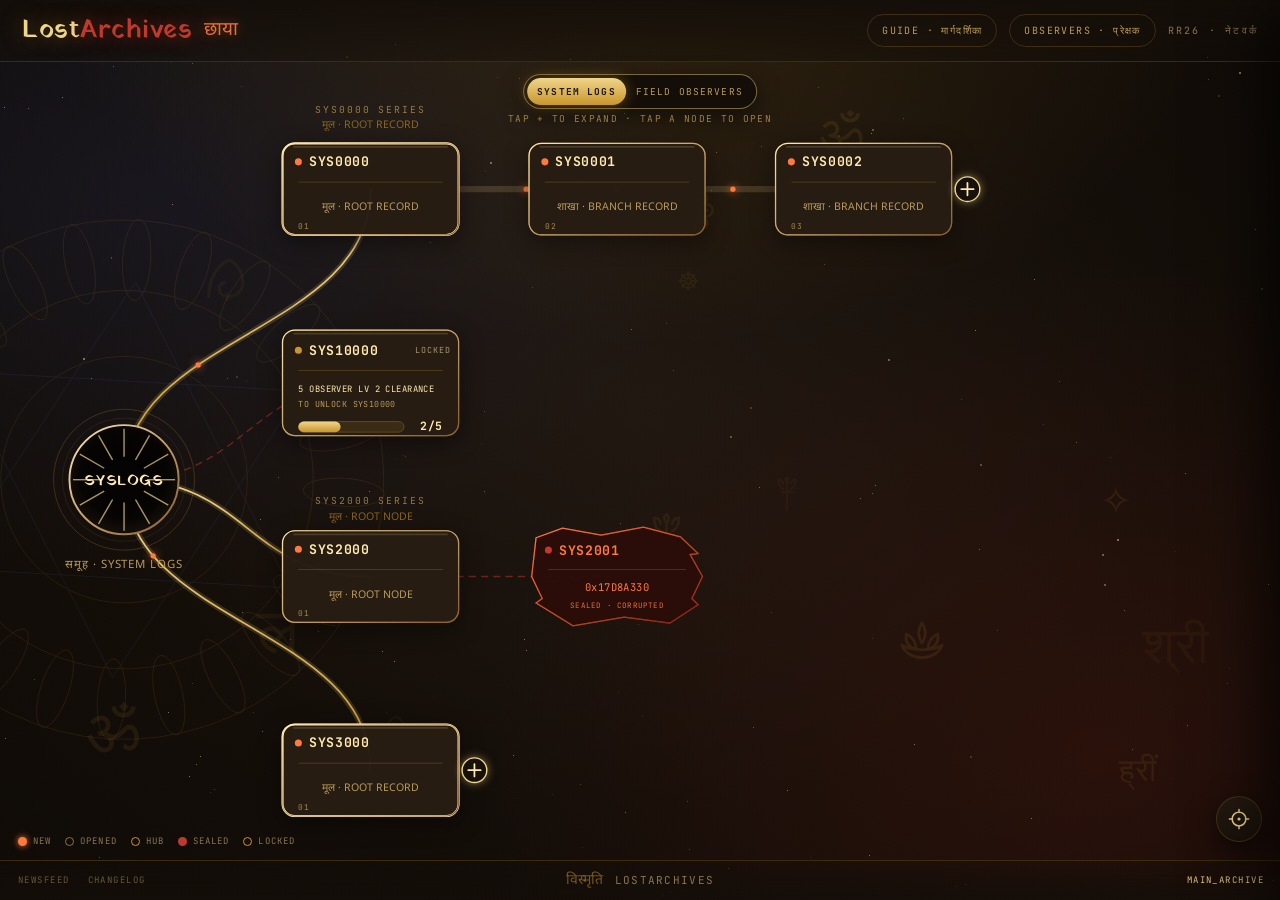
<file: index.html>
<!DOCTYPE html>
<html lang="en">
<head>
<meta charset="utf-8">
<meta name="viewport" content="width=device-width, initial-scale=1">
<title>LostArchives · छाया</title>
<meta name="description" content="LostArchives — a recovered archive rendered as an interactive graph of the RR26 collection.">
<link rel="icon" href="assets/favicon.svg" type="image/svg+xml">
<link rel="preconnect" href="https://fonts.googleapis.com">
<link rel="preconnect" href="https://fonts.gstatic.com" crossorigin>
<link href="https://fonts.googleapis.com/css2?family=Yatra+One&family=Noto+Sans+Devanagari:wght@400;500;700&family=JetBrains+Mono:wght@400;700&family=Kalam:wght@300;400;700&display=swap" rel="stylesheet">
<style>
  :root {
    --hand: "Yatra One", Georgia, serif;
    --sans: -apple-system, BlinkMacSystemFont, "Segoe UI", Roboto, sans-serif;
    --mono: "JetBrains Mono", ui-monospace, "SF Mono", Menlo, monospace;
    --deva: "Noto Sans Devanagari", serif;
    --serif: Georgia, "Iowan Old Style", "Times New Roman", serif;
    --hand-script: "Kalam", "Segoe Script", cursive;

    --soot: #0b0805;
    --stone: #1b140e;
    --stone2: #241a11;
    --stone3: #2e2014;
    --brass: #c9962b;
    --gold: #f0d58a;
    --gold2: #ffe9b0;
    --copper: #8a5a2b;
    --sindoor: #c0392b;
    --verm: #7d1f14;
    --ember: #ff7a3c;
    --neel: #33468c;
    --neel-lt: #5a74c4;
    --emerald: #1f6f54;
    --ivory: #f3e6c8;
    --oldgold: #b99a5b;
    --muted: #8a7550;
    --line: rgba(201, 150, 43, .22);
    --line-strong: rgba(240, 213, 138, .45);
    --radius: 10px;
    --radius-lg: 16px;
  }

  * { box-sizing: border-box; }
  html, body { height: 100%; }
  body {
    margin: 0; color: var(--ivory);
    font: 13px/1.5 var(--sans);
    -webkit-font-smoothing: antialiased; text-rendering: optimizeLegibility;
    -webkit-tap-highlight-color: transparent;
    display: flex; flex-direction: column;
    background: var(--soot);
    overflow: hidden;
  }

  /* ---------- backdrop ---------- */
  #bg { position: fixed; inset: 0; z-index: 0; overflow: hidden;
    background:
      radial-gradient(1000px 700px at 50% -8%, rgba(201,150,43,.16), transparent 60%),
      radial-gradient(900px 620px at 12% 22%, rgba(51,70,140,.16), transparent 62%),
      radial-gradient(1000px 800px at 86% 84%, rgba(125,31,20,.22), transparent 62%),
      radial-gradient(1200px 900px at 50% 45%, #201710 0%, #130d08 45%, #0b0805 100%);
  }
  #grain { position: absolute; inset: -50%; opacity: .05; mix-blend-mode: overlay;
    background-image: url("data:image/svg+xml,%3Csvg xmlns='http://www.w3.org/2000/svg' width='180' height='180'%3E%3Cfilter id='n'%3E%3CfeTurbulence type='fractalNoise' baseFrequency='0.9' numOctaves='2' stitchTiles='stitch'/%3E%3C/filter%3E%3Crect width='180' height='180' filter='url(%23n)'/%3E%3C/svg%3E"); }
  #stars { position: absolute; inset: 0; }
  #stars i { position: absolute; background: var(--gold); border-radius: 50%; width: 1px; height: 1px;
    opacity: .5; animation: tw 5s ease-in-out infinite; }
  @keyframes tw { 0%,100% { opacity: .12; } 50% { opacity: .7; } }

  #symbols { position: absolute; inset: 0; overflow: hidden; pointer-events: none; }
  #symbols .sym { position: absolute; color: var(--brass); line-height: 1; user-select: none;
    -webkit-user-select: none; will-change: transform; transform-origin: center;
    animation: floaty var(--dur) ease-in-out infinite; animation-delay: var(--delay); }
  #symbols svg { display: block; width: 100%; height: 100%; }
  @keyframes floaty {
    0%   { transform: translate3d(0, 0, 0) rotate(var(--r0)); }
    50%  { transform: translate3d(var(--dx), var(--dy), 0) rotate(var(--r1)); }
    100% { transform: translate3d(0, 0, 0) rotate(var(--r0)); }
  }

  #artPos { opacity: .14; }
  .y-ring { fill: none; stroke: var(--brass); stroke-width: .9; }
  .y-petal { fill: none; stroke: var(--brass); stroke-width: .9; }
  .y-tri { fill: none; stroke: var(--neel-lt); stroke-width: .9; }

  header, main, footer { position: relative; z-index: 2; }

  header {
    display: flex; align-items: center; gap: 12px; height: 62px; padding: 0 22px;
    background: linear-gradient(180deg, rgba(20,14,9,.94), rgba(20,14,9,.4));
    border-bottom: 1px solid var(--line);
  }
  .wordmark { font-family: var(--hand); font-size: 26px; line-height: 1;
    color: var(--gold); letter-spacing: .02em; text-shadow: 0 0 20px rgba(201,150,43,.5); }
  .wordmark .accent { color: var(--sindoor); text-shadow: 0 0 18px rgba(192,57,43,.55); }
  .devaMark { font-family: var(--deva); font-size: 19px; color: var(--ember); opacity: .9;
    line-height: 1; text-shadow: 0 0 14px rgba(255,122,60,.55); }
  .spacer { flex: 1; }
  .tag { font-family: var(--mono); font-size: 10px; letter-spacing: .22em; color: var(--muted);
    text-transform: uppercase; }
  .navlink {
    font-family: var(--mono); font-size: 10px; letter-spacing: .14em; text-transform: uppercase;
    color: var(--oldgold); text-decoration: none; border: 1px solid var(--line);
    border-radius: 20px; padding: 8px 14px; transition: all .14s; white-space: nowrap;
  }
  .navlink:hover { color: var(--ivory); border-color: var(--line-strong); background: rgba(255,255,255,.04); }
  .navlink.main { color: var(--gold); border-color: rgba(201,150,43,.55); box-shadow: 0 0 16px rgba(201,150,43,.18); }
  .navlink.main:hover { color: var(--gold2); border-color: var(--gold); background: rgba(201,150,43,.08); }

  main { flex: 1; position: relative; min-height: 0; }
  #stage { position: absolute; inset: 0; width: 100%; height: 100%; display: block;
    cursor: grab; touch-action: none; user-select: none; -webkit-user-select: none; }
  #stage.panning { cursor: grabbing; }

  /* ---------- edges ---------- */
  .edge { fill: none; stroke-linecap: round; }
  .edge.halo { stroke: rgba(240,213,138,.16); stroke-width: 7; }
  .edge.core { stroke: url(#gradLive); stroke-width: 2; }
  .edge.broken { stroke: rgba(192,57,43,.5); stroke-width: 1.6; stroke-dasharray: 7 7;
    animation: fray 9s linear infinite; }
  @keyframes fray { to { stroke-dashoffset: -160; } }
  .flow { fill: var(--ember); filter: drop-shadow(0 0 5px var(--ember)); }

  /* ---------- nodes ---------- */
  .node { cursor: pointer; transition: opacity .3s ease, filter .2s ease, translate .18s ease; }
  .node.dim { opacity: .13; }
  .node.dim .node-hit { pointer-events: none; }
  .node:hover, .node.selected {
    filter: drop-shadow(0 0 14px rgba(240,213,138,.62)) drop-shadow(0 9px 16px rgba(0,0,0,.5));
    translate: 0 -2px; }
  .node:focus { outline: none; }
  .node:focus-visible .card-bg { stroke: var(--gold2); stroke-width: 3; }
  .node:focus-visible .hub-ring { stroke: var(--gold2); stroke-width: 3.4; }
  .node:focus-visible .corr-bg { stroke: var(--gold2); stroke-width: 3; }
  .node-hit { fill: transparent; }

  .card-bg { fill: rgba(40,29,19,.97); stroke: rgba(201,150,43,.55); stroke-width: 1.4;
    filter: drop-shadow(0 7px 13px rgba(0,0,0,.45));
    transition: stroke .16s ease, stroke-width .16s ease; }
  .card-top { fill: rgba(255,215,140,.16); }
  .card-line { fill: none; stroke: url(#gradBrass); stroke-width: 1.4; }
  .card-code { font-family: var(--mono); font-weight: 700; font-size: 15px; fill: var(--gold2);
    letter-spacing: .05em; }
  .card-code.lost { fill: var(--ember); }
  .card-rule { stroke: rgba(201,150,43,.28); stroke-width: 1; }
  .card-sub { font-family: var(--deva); font-size: 12px; fill: var(--oldgold); text-anchor: middle; }
  .open-cue { font-family: var(--mono); font-size: 9.5px; fill: var(--gold2); letter-spacing: .14em;
    text-anchor: end; opacity: 0; transition: opacity .18s; }
  .node:hover .open-cue, .node.selected .open-cue { opacity: .9; }
  .dot { fill: var(--ember); }
  .dot.lost { fill: var(--sindoor); }

  .node:hover .card-bg, .node.selected .card-bg,
  .node.k-log:hover .card-bg, .node.k-observer:hover .card-bg {
    stroke: var(--gold); stroke-width: 1.9; }
  .node:hover .prog-bg, .node.selected .prog-bg { stroke: var(--gold); stroke-width: 1.9; }
  .node:hover .corr-bg, .node.selected .corr-bg { stroke: var(--gold2); stroke-width: 1.9; }

  @keyframes hintPulse {
    0%, 100% { stroke: rgba(240,213,138,.5); stroke-width: 1.5;
      filter: drop-shadow(0 0 0 rgba(240,213,138,0)) drop-shadow(0 7px 13px rgba(0,0,0,.45)); }
    50% { stroke: var(--gold2); stroke-width: 2.4;
      filter: drop-shadow(0 0 12px rgba(240,213,138,.65)) drop-shadow(0 7px 13px rgba(0,0,0,.45)); }
  }
  .node.hint-pulse .card-bg { animation: hintPulse 2.9s ease-in-out infinite; }
  .node.hint-pulse .dot { animation: dotPulse 2.9s ease-in-out infinite; }

  .node.s-hub .hub-halo { fill: none; stroke: rgba(201,150,43,.28); stroke-width: 1; }
  .node.s-hub .hub-ring { fill: url(#gradVoid); stroke: url(#gradBrass); stroke-width: 2.2; }
  .node.s-hub .hub-core { fill: #050403; }
  .node.s-hub .spoke { stroke: rgba(240,213,138,.7); stroke-width: 1.6; }
  .hub-code { font-family: var(--hand); font-size: 17px; fill: var(--gold2);
    text-anchor: middle; letter-spacing: .04em; }
  .hub-sub { font-family: var(--deva); font-size: 13px; fill: var(--oldgold); text-anchor: middle;
    letter-spacing: .08em; }

  .node.s-lost .corr-bg { fill: rgba(44,12,8,.92); stroke: rgba(192,57,43,.6); stroke-width: 1.4; }
  .node.s-lost .corr-line { fill: none; stroke: url(#gradCorrupt); stroke-width: 1.4; }
  .corr-hex { font-family: var(--mono); font-size: 12px; fill: var(--ember); text-anchor: middle;
    letter-spacing: .04em; }
  .corr-sealed { font-family: var(--mono); font-size: 8.5px; fill: var(--ember); text-anchor: middle;
    letter-spacing: .16em; opacity: .9; }
  .node.s-lost { animation: corruptFlicker 7s steps(1) infinite; }
  @keyframes corruptFlicker {
    0%, 93%, 100% { opacity: .86; }
    94% { opacity: .35; }
    95% { opacity: .86; }
    97% { opacity: .55; }
  }
  .node.s-lost:hover, .node.s-lost.selected { opacity: 1;
    filter: drop-shadow(0 0 13px rgba(255,122,60,.62)); }
  .node.s-lost:hover .corr-line, .node.s-lost.selected .corr-line {
    animation: glitchFlick .3s steps(2) infinite; }
  @keyframes glitchFlick { 0%, 100% { opacity: 1; } 50% { opacity: .4; } }

  /* ---------- progress / clearance node ---------- */
  .prog-bg { fill: rgba(40,29,19,.97); stroke: rgba(201,150,43,.55); stroke-width: 1.4;
    filter: drop-shadow(0 7px 13px rgba(0,0,0,.45));
    transition: stroke .16s ease, stroke-width .16s ease; }
  .prog-top { fill: rgba(255,215,140,.16); }
  .prog-line { fill: none; stroke: url(#gradBrass); stroke-width: 1.4; }
  .node:focus-visible .prog-bg { stroke: var(--gold2); stroke-width: 3; }
  .prog-title { font-family: var(--mono); font-size: 10px; fill: var(--gold2); letter-spacing: .05em; }
  .prog-target { font-family: var(--mono); font-size: 9.5px; fill: var(--oldgold); letter-spacing: .05em; }
  .prog-track { fill: rgba(201,150,43,.12); stroke: rgba(201,150,43,.35); stroke-width: 1; }
  .prog-fill { fill: url(#gradLive); }
  .prog-count { font-family: var(--mono); font-weight: 700; font-size: 13px; fill: var(--gold2);
    letter-spacing: .05em; text-anchor: end; }
  .node.k-progress.s-locked .dot { fill: var(--brass); }
  .node.k-progress .open-cue { opacity: .6; }

  /* ---------- entry point, read state, lane labels ---------- */
  .node.is-entry { animation: entryPulse 2.6s ease-in-out infinite; }
  .node.is-entry .card-bg { stroke: var(--gold2); stroke-width: 2.4; }
  @keyframes entryPulse {
    0%, 100% { filter: drop-shadow(0 0 3px rgba(255,233,176,.3)); }
    50% { filter: drop-shadow(0 0 16px rgba(255,233,176,.85)); }
  }
  .seq-badge { font-family: var(--mono); font-size: 9px; letter-spacing: .08em; fill: var(--oldgold);
    opacity: .85; }
  .node.is-unread .dot { fill: var(--ember); animation: dotPulse 2.2s ease-in-out infinite; }
  @keyframes dotPulse {
    0%, 100% { filter: drop-shadow(0 0 1px var(--ember)); }
    50% { filter: drop-shadow(0 0 6px var(--ember)); }
  }
  .node.is-visited .dot { fill: none; stroke: var(--oldgold); stroke-width: 1.4; opacity: .6; animation: none; }
  .node.is-visited .card-bg { stroke: rgba(201,150,43,.32); }
  .node.is-visited .card-code { opacity: .72; }

  /* ---------- progressive reveal (+ expand) ---------- */
  .node.is-hidden { display: none; }
  .edge.is-hidden { display: none; }
  .expand-btn { cursor: pointer; filter: drop-shadow(0 0 5px rgba(240,213,138,.5)); }
  .expand-btn circle { fill: rgba(20,14,9,.96); stroke: var(--gold); stroke-width: 1.6;
    transition: fill .15s, stroke .15s; animation: expandPulse 2.4s ease-in-out infinite; }
  .expand-btn line { stroke: var(--gold2); stroke-width: 2; stroke-linecap: round; }
  .expand-btn:hover circle, .expand-btn:focus-visible circle { fill: rgba(201,150,43,.38); stroke: var(--gold2); }
  .expand-btn:focus { outline: none; }
  @keyframes expandPulse {
    0%, 100% { stroke-opacity: .75; }
    50% { stroke-opacity: 1; }
  }

  .node.k-label { pointer-events: none; cursor: default; }
  .lane-label { font-family: var(--mono); font-size: 11px; letter-spacing: .2em;
    fill: var(--oldgold); opacity: .75; text-anchor: middle; }
  .lane-sub { font-family: var(--deva); font-size: 12px; fill: var(--brass); opacity: .62;
    text-anchor: middle; }

  /* ---------- legend + map hint ---------- */
  #legend { position: fixed; left: 18px; bottom: 52px; z-index: 3; display: flex; flex-wrap: wrap;
    gap: 9px 14px; max-width: 320px; font-family: var(--mono); font-size: 9px;
    letter-spacing: .12em; text-transform: uppercase; color: var(--muted); pointer-events: none; }
  #legend span { display: inline-flex; align-items: center; gap: 6px; }
  #legend i { width: 9px; height: 9px; border-radius: 50%; display: inline-block; flex: none; }
  .lg-new { background: var(--ember); box-shadow: 0 0 6px var(--ember); }
  .lg-seen { border: 1.4px solid var(--oldgold); opacity: .7; }
  .lg-hub { border: 1.4px solid var(--brass); }
  .lg-sealed { background: var(--sindoor); border-radius: 2px; }
  .lg-lock { border: 1.4px solid var(--brass); border-radius: 2px; }
  #map-hint { position: fixed; left: 50%; top: 112px; transform: translateX(-50%); z-index: 3;
    font-family: var(--mono); font-size: 9.5px; letter-spacing: .14em; text-transform: uppercase;
    color: var(--oldgold); opacity: .8; pointer-events: none; transition: opacity .6s ease; }
  #map-hint.hide { opacity: 0; }

  /* ---------- recenter button ---------- */
  .recenter-btn {
    position: fixed; right: 18px; bottom: 58px; z-index: 4;
    width: 46px; height: 46px; border-radius: 50%;
    display: flex; align-items: center; justify-content: center;
    background: linear-gradient(180deg, #241a11, #1a120b);
    border: 1px solid var(--line); color: var(--gold);
    cursor: pointer; box-shadow: 0 10px 30px rgba(0,0,0,.6);
    transition: border-color .16s, color .16s, box-shadow .16s, transform .12s;
  }
  .recenter-btn:hover { border-color: var(--line-strong); color: var(--gold2); box-shadow: 0 0 20px rgba(201,150,43,.35); }
  .recenter-btn:active { transform: scale(.94); }
  .recenter-btn svg { width: 22px; height: 22px; display: block; }


  /* ---------- scrim + drawer ---------- */
  #scrim { position: fixed; inset: 0; background: rgba(6,4,2,.6); opacity: 0;
    pointer-events: none; transition: opacity .3s ease; z-index: 5; }
  #scrim.on { opacity: 1; pointer-events: auto; }

  #drawer {
    position: fixed; top: 0; right: 0; height: 100%; width: 400px; max-width: 94vw;
    background: linear-gradient(180deg, #1d140d, #120c07);
    border-left: 1px solid var(--line); box-shadow: -24px 0 60px rgba(0,0,0,.7);
    transform: translateX(102%); transition: transform .38s cubic-bezier(.22,1,.36,1);
    z-index: 6; display: flex; flex-direction: column;
  }
  #drawer.open { transform: translateX(0); }
  #drawer .d-head { display: flex; align-items: center; justify-content: space-between;
    padding: 16px 20px; border-bottom: 1px solid var(--line); }
  #drawer .d-head .t { font-family: var(--hand); font-size: 15px; letter-spacing: .06em;
    color: var(--gold); }
  #close { background: none; border: 1px solid var(--line); color: var(--oldgold); cursor: pointer;
    width: 34px; height: 34px; border-radius: 9px; font-size: 19px; line-height: 1; transition: all .14s; }
  #close:hover, #close:focus-visible { color: var(--ivory); border-color: var(--line-strong); outline: none; }
  #dContent { padding: 22px 20px; overflow: auto; flex: 1; }

  .d-eyebrow { font-family: var(--mono); font-size: 10px; letter-spacing: .2em; color: var(--muted);
    text-transform: uppercase; margin-bottom: 10px; }
  .d-eyebrow.crit { color: var(--sindoor); }
  .d-code { font-family: var(--mono); font-weight: 700; font-size: 26px; margin: 0 0 12px;
    color: var(--gold2); letter-spacing: .03em; }
  .d-code.glitch { color: var(--ember); }
  .d-pill { display: inline-block; font-family: var(--mono); font-size: 9px; letter-spacing: .14em;
    text-transform: uppercase; padding: 5px 12px; border-radius: 20px; margin-bottom: 20px; }
  .d-pill.found { color: var(--emerald); background: rgba(31,111,84,.12); border: 1px solid rgba(31,111,84,.45); }
  .d-pill.hub { color: var(--gold2); background: rgba(201,150,43,.1); border: 1px solid rgba(201,150,43,.4); }
  .d-pill.progress { color: var(--ember); background: rgba(255,122,60,.1); border: 1px solid rgba(255,122,60,.45); }
  .d-pill.corrupt { color: var(--sindoor); background: rgba(192,57,43,.12); border: 1px solid rgba(192,57,43,.5); }
  .clearance-bar { height: 12px; border-radius: 999px; overflow: hidden;
    background: rgba(201,150,43,.12); border: 1px solid rgba(201,150,43,.35); }
  .clearance-bar span { display: block; height: 100%; border-radius: 999px;
    background: linear-gradient(90deg, var(--brass), var(--gold)); }
  .clearance-meta { display: flex; justify-content: space-between; margin-top: 8px;
    font-family: var(--mono); font-size: 11px; color: var(--oldgold); letter-spacing: .04em; }
  .d-section { margin-bottom: 20px; }
  .d-label { font-family: var(--mono); font-size: 9.5px; letter-spacing: .18em; text-transform: uppercase;
    color: var(--muted); margin-bottom: 8px; }
  .d-body, .d-section .md { color: var(--ivory); font-size: 13px; line-height: 1.6; }
  .d-link { display: inline-flex; align-items: center; gap: 6px; color: var(--gold2); text-decoration: none;
    font-weight: 600; border: 1px solid rgba(201,150,43,.5); border-radius: 10px; padding: 9px 15px;
    transition: all .15s; }
  .d-link:hover { background: rgba(201,150,43,.1); }
  .d-na { color: var(--muted); }
  .passkey { font-family: var(--mono); font-size: 12px; line-height: 1.7; color: var(--gold2);
    background: rgba(201,150,43,.06); border: 1px solid rgba(201,150,43,.28); border-radius: 10px;
    padding: 13px 14px; margin-bottom: 10px; overflow-wrap: break-word; }
  .copy { font: inherit; font-family: var(--mono); font-size: 10px; letter-spacing: .12em; cursor: pointer;
    text-transform: uppercase; color: var(--ivory); background: rgba(255,255,255,.05);
    border: 1px solid var(--line); border-radius: 8px; padding: 8px 13px; transition: all .15s; }
  .copy:hover { border-color: var(--line-strong); background: rgba(255,255,255,.1); }
  .copy.done { color: var(--emerald); border-color: var(--emerald); }

  .frag-list { display: flex; flex-direction: column; gap: 8px; }
  .frag-chip { display: flex; align-items: center; gap: 10px; padding: 10px 12px; border-radius: 10px;
    background: rgba(51,70,140,.12); border: 1px solid rgba(90,116,196,.32); }
  .frag-chip .fc-key { font-family: var(--hand); font-size: 15px; color: var(--neel-lt); width: 16px; text-align: center; }
  .frag-chip .fc-name { font-family: var(--mono); font-size: 12.5px; color: var(--ivory); flex: 1; }
  .frag-chip code { font-family: var(--mono); font-size: 10.5px; color: var(--oldgold); }
  .chip-btn { font: inherit; text-align: left; width: 100%; cursor: pointer; color: inherit;
    transition: border-color .14s, background .14s; }
  .chip-btn:hover, .chip-btn:focus-visible { border-color: var(--line-strong); background: rgba(90,116,196,.2); outline: none; }
  .chip-open { font-family: var(--mono); font-size: 9.5px; letter-spacing: .12em; color: var(--gold2);
    opacity: 0; transition: opacity .16s; }
  .chip-btn:hover .chip-open, .chip-btn:focus-visible .chip-open { opacity: .9; }

  .denied { font-family: var(--mono); font-weight: 700; font-size: 18px; letter-spacing: .16em;
    color: var(--sindoor); margin-bottom: 4px; }
  .denied-deva { font-family: var(--deva); font-size: 17px; color: var(--sindoor); opacity: .85;
    margin-bottom: 22px; }
  .hex { font-family: var(--mono); font-size: 15px; color: var(--ember); letter-spacing: .06em; }
  .d-note { color: var(--muted); font-size: 12.5px; line-height: 1.65; font-style: italic;
    border-left: 2px solid var(--line-strong); padding-left: 13px; }

  footer {
    position: relative;
    display: flex; align-items: center; justify-content: center; gap: 12px; height: 40px; padding: 0 18px;
    border-top: 1px solid var(--line); color: var(--muted); font-size: 11px;
    background: linear-gradient(0deg, rgba(20,14,9,.9), rgba(20,14,9,.25));
  }
  footer .fm { font-family: var(--deva); color: rgba(201,150,43,.55); font-size: 14px; }
  footer .ft { font-family: var(--mono); letter-spacing: .12em; text-transform: uppercase; }

  /* ---------- subtle changelog ---------- */
  .footer-links { position: absolute; left: 16px; top: 50%; transform: translateY(-50%);
    display: flex; align-items: center; gap: 14px; }
  .footer-link, .changelog-btn {
    background: none; border: 0; padding: 4px 2px; cursor: pointer;
    font-family: var(--mono); font-size: 9px; letter-spacing: .16em; text-transform: uppercase;
    color: var(--muted); opacity: .7; text-decoration: none;
    transition: color .15s, opacity .15s; }
  .footer-link:hover, .footer-link:focus-visible,
  .changelog-btn:hover, .changelog-btn:focus-visible { color: var(--gold2); opacity: 1; outline: none; }
  .footer-main { position: absolute; right: 16px; top: 50%; transform: translateY(-50%);
    font-family: var(--mono); font-size: 9px; letter-spacing: .16em; text-transform: uppercase;
    color: var(--gold); opacity: .9; text-decoration: none;
    transition: color .15s, opacity .15s; }
  .footer-main:hover, .footer-main:focus-visible { color: var(--gold2); opacity: 1; outline: none; }
  #changelogPanel { position: fixed; left: 18px; bottom: 52px; z-index: 4;
    width: min(340px, calc(100vw - 36px)); max-height: 300px;
    display: none; flex-direction: column; overflow: hidden;
    background: linear-gradient(180deg, #1d140d, #120c07);
    border: 1px solid var(--line); border-radius: 12px;
    box-shadow: 0 18px 46px rgba(0,0,0,.6); }
  #changelogPanel.open { display: flex; }
  .cl-head { display: flex; align-items: center; justify-content: space-between;
    padding: 9px 12px; border-bottom: 1px solid var(--line); }
  .cl-title { font-family: var(--mono); font-size: 9px; letter-spacing: .16em;
    text-transform: uppercase; color: var(--brass); }
  .cl-close { background: none; border: 0; color: var(--oldgold); cursor: pointer;
    font-size: 16px; line-height: 1; padding: 2px 4px; }
  .cl-close:hover, .cl-close:focus-visible { color: var(--ivory); outline: none; }
  .cl-body { padding: 10px 12px 12px; overflow: auto; font-size: 12px; line-height: 1.55;
    color: var(--ivory); }
  .cl-body h2 { font-family: var(--mono); font-size: 9px; letter-spacing: .12em;
    text-transform: uppercase; color: var(--gold2); margin: 10px 0 5px; }
  .cl-body h2:first-child { margin-top: 0; }
  .cl-body ul { margin: 0 0 8px; padding-left: 16px; }
  .cl-body li { margin: 3px 0; }
  .cl-body li::marker { color: var(--brass); }
  .cl-body p { margin: 0 0 8px; color: var(--muted); }
  .cl-error { color: var(--muted); font-style: italic; }

  #toast { position: fixed; left: 50%; bottom: 26px; transform: translateX(-50%) translateY(18px);
    background: #2a1c10; color: var(--ivory); border: 1px solid var(--line-strong);
    padding: 10px 16px; border-radius: 10px; font-family: var(--mono); font-size: 12px;
    opacity: 0; pointer-events: none; transition: all .3s ease; z-index: 20; max-width: 90vw; }
  #toast.on { opacity: 1; transform: translateX(-50%) translateY(0); }

  /* ---------- view toggle (System Logs / Field Observers) ---------- */
  .view-toggle { display: inline-flex; align-items: center;
    border: 1px solid var(--line-strong); border-radius: 22px; padding: 3px;
    background: rgba(20,14,9,.94); }
  .vt-options { position: relative; display: inline-flex; align-items: stretch; }
  .vt-thumb { position: absolute; top: 0; bottom: 0; left: 0; width: 0; border-radius: 18px;
    background: linear-gradient(180deg, var(--gold), var(--brass));
    box-shadow: 0 0 14px rgba(201,150,43,.45); pointer-events: none;
    transition: left .26s cubic-bezier(.22,1,.36,1), width .26s cubic-bezier(.22,1,.36,1); }
  .view-btn { position: relative; z-index: 1; appearance: none; -webkit-appearance: none;
    background: none; border: 0; margin: 0; cursor: pointer; border-radius: 18px;
    font-family: var(--mono); font-size: 9.5px; letter-spacing: .12em; text-transform: uppercase;
    color: var(--oldgold); padding: 7px 10px; white-space: nowrap;
    transition: color .18s, background .18s; }
  .view-btn:hover, .view-btn:focus-visible { color: var(--ivory); outline: none; }
  .view-btn.active { color: #1b140e; font-weight: 700; }
  .view-btn .vt-short { display: none; }
  #viewToggle { position: absolute; z-index: 6; transform: translateX(-50%);
    box-shadow: 0 8px 22px rgba(0,0,0,.5); }

  /* ---------- offscreen node indicators ---------- */
  #offArrows { position: fixed; z-index: 5; pointer-events: none; }
  .off-arrow { position: absolute; width: 26px; height: 26px; display: flex;
    align-items: center; justify-content: center; color: var(--oldgold);
    opacity: 0; transition: opacity .35s ease; }
  .off-arrow.on { opacity: .45; animation: offBreath 4s ease-in-out infinite; }
  .off-arrow svg { width: 18px; height: 18px; display: block; }
  .off-arrow[data-dir="left"] { left: 3px; transform: translateY(-50%); }
  .off-arrow[data-dir="right"] { right: 3px; transform: translateY(-50%); }
  .off-arrow[data-dir="up"] { top: 44px; transform: translateX(-50%); }
  .off-arrow[data-dir="down"] { bottom: 3px; transform: translateX(-50%); }
  @keyframes offBreath { 0%, 100% { opacity: .32; } 50% { opacity: .52; } }

  /* ---------- field observers stage ---------- */
  #fieldStage { position: absolute; inset: 0; width: 100%; height: 100%; display: block;
    touch-action: none; user-select: none; -webkit-user-select: none; }
  #stage[hidden], #fieldStage[hidden] { display: none !important; }
  #fieldStage .card-line { stroke: url(#fGradBrass); }
  #fieldStage .node { cursor: pointer; }
  #fieldArtPos { opacity: .14; }
  .field-hub-code { font-size: 13px; letter-spacing: .06em; }
  #fieldStage .node.k-observer .card-bg { stroke: rgba(240,213,138,.7); stroke-width: 1.7; }
  #fieldStage .node.k-observer .dot { fill: var(--gold2); }
  #fieldStage .node.k-log .card-bg { stroke: rgba(90,116,196,.55); }
  #fieldStage .node.k-log .card-line { stroke: rgba(90,116,196,.75); }
  #fieldStage .node.k-log .dot { fill: var(--neel-lt); }
  #fieldStage .node.k-log .card-code { font-size: 13px; }
  #fieldStage .node.k-log .card-sub { fill: var(--neel-lt); }

  /* ---------- instagram embed popup ---------- */
  #embedOverlay { position: fixed; inset: 0; z-index: 40; display: none;
    align-items: center; justify-content: center; padding: 18px;
    background: rgba(6,4,2,.78); }
  #embedOverlay.open { display: flex; }
  .embed-dialog { width: min(540px, 94vw); height: min(88vh, 860px); max-height: 92vh;
    display: flex; flex-direction: column;
    background: linear-gradient(180deg, #1d140d, #120c07); border: 1px solid var(--line-strong);
    border-radius: 16px; box-shadow: 0 30px 80px rgba(0,0,0,.7); overflow: hidden; }
  .embed-head { display: flex; align-items: center; justify-content: space-between; gap: 12px;
    padding: 12px 16px; border-bottom: 1px solid var(--line); }
  .embed-title { font-family: var(--mono); font-size: 10px; letter-spacing: .14em;
    text-transform: uppercase; color: var(--gold); overflow: hidden; text-overflow: ellipsis; white-space: nowrap; }
  .embed-close { background: none; border: 1px solid var(--line); color: var(--oldgold); cursor: pointer;
    width: 32px; height: 32px; border-radius: 9px; font-size: 18px; line-height: 1; flex: none;
    transition: color .14s, border-color .14s; }
  .embed-close:hover, .embed-close:focus-visible { color: var(--ivory); border-color: var(--line-strong); outline: none; }
  .embed-body { position: relative; flex: 1 1 auto; min-height: 0; background: #000; overflow: hidden; }
  .embed-body iframe { display: block; width: 100%; height: 100%; border: 0; }
  .embed-foot { padding: 10px 16px 12px; border-top: 1px solid var(--line); text-align: center; }
  .embed-foot .d-link { font-size: 12px; }
  .post-chip .fc-name { letter-spacing: .02em; }

  /* ---------- SYS3000 recovered notebook ---------- */
  #sysNotebookOverlay {
    position: fixed; inset: 0; z-index: 45; display: flex; align-items: center; justify-content: center;
    padding: 24px; opacity: 0; pointer-events: none; transition: opacity .2s;
    background: radial-gradient(1100px 760px at 50% 26%, rgba(11,8,5,.7), rgba(5,3,2,.93));
    -webkit-backdrop-filter: blur(3px); backdrop-filter: blur(3px);
  }
  #sysNotebookOverlay.open { opacity: 1; pointer-events: auto; }
  .sys-nb {
    width: 100%; max-width: 720px; max-height: 88vh; display: flex; flex-direction: column;
    background: linear-gradient(180deg, #1b140e, #130d08);
    border: 1px solid var(--line-strong); border-radius: var(--radius-lg); overflow: hidden;
    box-shadow: 0 30px 80px rgba(0,0,0,.7), 0 0 44px rgba(201,150,43,.12);
    transform: translateY(14px) scale(.98); transition: transform .22s;
  }
  #sysNotebookOverlay.open .sys-nb { transform: none; }
  .sys-nb-top { display: flex; align-items: center; gap: 12px; padding: 15px 20px;
    border-bottom: 1px solid var(--line);
    background: radial-gradient(600px 120px at 0% 0%, rgba(201,150,43,.12), transparent 70%); }
  .sys-nb-title { font-family: var(--hand); font-size: 22px; color: var(--gold); }
  .sys-nb-owner { font-family: var(--mono); font-size: 10px; letter-spacing: .1em; text-transform: uppercase;
    color: var(--muted); }
  .sys-nb-close { margin-left: auto; flex: none; width: 30px; height: 30px; border-radius: 8px;
    border: 1px solid var(--line); background: transparent; color: var(--oldgold);
    font-size: 14px; line-height: 1; cursor: pointer; transition: all .15s; }
  .sys-nb-close:hover, .sys-nb-close:focus-visible { color: var(--gold2); border-color: var(--line-strong);
    background: rgba(255,255,255,.04); outline: none; }
  .sys-nb-pages { flex: 1; overflow-y: auto; padding: 20px; -webkit-overflow-scrolling: touch; }
  .sys-nb-page { position: relative; min-height: 430px; padding: 26px 28px 46px 38px; margin: 0 auto;
    border: 1px solid rgba(90,55,25,.4); border-radius: 8px;
    --burnA: 88% 12%; --burnB: 8% 82%; --burnC: 52% 98%; --burnD: 30% 4%;
    --stainA: 62% 38%; --stainB: 22% 58%;
    background:
      radial-gradient(42% 30% at var(--burnA), rgba(58,28,9,.34), transparent 72%),
      radial-gradient(38% 46% at var(--burnB), rgba(48,23,8,.36), transparent 70%),
      radial-gradient(22% 16% at var(--burnC), rgba(70,35,12,.26), transparent 75%),
      radial-gradient(18% 14% at var(--burnD), rgba(60,30,10,.22), transparent 78%),
      radial-gradient(26% 20% at var(--stainA), rgba(120,72,32,.16), transparent 72%),
      radial-gradient(20% 26% at var(--stainB), rgba(110,64,28,.14), transparent 74%),
      radial-gradient(120% 90% at 15% 10%, rgba(255,246,220,.55), transparent 45%),
      radial-gradient(110% 100% at 85% 90%, rgba(120,72,32,.22), transparent 55%),
      linear-gradient(155deg, #ecd9ae 0%, #f1e2bc 45%, #ddc294 100%);
    color: #2a1d10; isolation: isolate;
    clip-path: polygon(0.6% 1.4%, 12% 0.4%, 33% 1.2%, 58% 0.2%, 81% 1%, 99.4% 0%,
      100% 9%, 99% 22%, 99.6% 41%, 98.9% 63%, 99.5% 82%, 100% 97%,
      88% 99%, 66% 98.6%, 41% 99.5%, 19% 98.7%, 0.5% 99.6%,
      0% 88%, 0.8% 66%, 0.2% 45%, 0.9% 24%, 0% 8%);
  }
  .sys-nb-page:nth-child(3n+2) {
    --burnA: 12% 16%; --burnB: 90% 78%; --burnC: 42% 6%; --burnD: 72% 96%;
    --stainA: 34% 44%; --stainB: 80% 30%;
  }
  .sys-nb-page:nth-child(3n+3) {
    --burnA: 96% 54%; --burnB: 4% 22%; --burnC: 60% 94%; --burnD: 22% 86%;
    --stainA: 48% 70%; --stainB: 12% 34%;
  }
  .sys-nb-page::before { content: ""; position: absolute; inset: 0; z-index: 0; pointer-events: none;
    border-radius: inherit;
    background:
      linear-gradient(115deg, transparent 60%, rgba(242,230,190,.42) 61%, rgba(242,230,190,.42) 65%, transparent 66%),
      linear-gradient(-68deg, transparent 82%, rgba(242,230,190,.36) 83%, rgba(242,230,190,.36) 87%, transparent 88%),
      radial-gradient(130% 120% at 50% 50%, transparent 62%, rgba(80,42,16,.12) 80%,
        rgba(55,28,10,.3) 92%, rgba(24,11,4,.55) 100%),
      radial-gradient(34% 28% at 0% 4%, rgba(40,18,6,.28), transparent 70%),
      radial-gradient(30% 34% at 100% 62%, rgba(45,20,7,.22), transparent 72%),
      radial-gradient(40% 30% at 6% 96%, rgba(50,24,8,.24), transparent 70%),
      radial-gradient(28% 24% at 78% 100%, rgba(55,26,9,.22), transparent 72%),
      radial-gradient(50% 35% at 94% 6%, rgba(70,35,12,.18), transparent 70%);
    box-shadow: inset 0 0 40px rgba(70,35,12,.22), inset 0 0 120px rgba(50,25,9,.16);
  }
  .sys-nb-page::after { content: ""; position: absolute; inset: 0; z-index: 0; pointer-events: none;
    border-radius: inherit; mix-blend-mode: multiply; opacity: .28;
    background:
      url("data:image/svg+xml,%3Csvg xmlns='http://www.w3.org/2000/svg' width='320' height='320'%3E%3Cfilter id='c'%3E%3CfeTurbulence type='fractalNoise' baseFrequency='0.013 0.019' numOctaves='3' seed='9'/%3E%3CfeColorMatrix type='saturate' values='0'/%3E%3C/filter%3E%3Crect width='320' height='320' filter='url(%23c)' opacity='0.4'/%3E%3C/svg%3E"),
      linear-gradient(38deg, transparent 49.6%, rgba(70,38,15,.45) 49.85%, transparent 50.1%),
      linear-gradient(63deg, transparent 44%, rgba(90,50,20,.16) 46%, transparent 48%),
      linear-gradient(-71deg, transparent 30%, rgba(90,50,20,.14) 33%, transparent 36%),
      linear-gradient(115deg, transparent 60%, rgba(255,245,215,.35) 63%, transparent 66%),
      linear-gradient(-35deg, transparent 20%, rgba(90,50,20,.12) 24%, transparent 27%);
  }
  .sys-nb-page > * { position: relative; z-index: 1; }
  .sys-nb-page[hidden] { display: none; }
  .sys-nb-inner {
    font-family: var(--serif); font-size: 17px; font-weight: 400; line-height: 1.72;
    letter-spacing: .002em; color: #1c2540;
  }
  .sys-nb-inner p { margin: 0; }
  .sys-nb-inner p + p { margin-top: 14px; text-indent: 26px; }
  .sys-nb-inner .sys-nb-meta {
    font-family: var(--serif); font-style: italic; font-size: 14px; letter-spacing: .01em;
    text-transform: none; line-height: 1.5; color: #5e4423; margin-bottom: 20px; text-indent: 0;
  }
  .sys-nb-inner .sys-nb-redact { color: #b0432b; letter-spacing: .04em; }
  .sys-nb-inner .sys-nb-err { color: #a5321f; }
  .sys-nb-pagenum { position: absolute; left: 0; right: 0; bottom: 14px; text-align: center;
    font-family: var(--mono); font-size: 9px; letter-spacing: .16em; color: rgba(90,60,30,.65); }
  .sys-nb-foot { display: flex; align-items: center; justify-content: center; gap: 18px; padding: 12px;
    border-top: 1px solid var(--line); }
  .sys-nb-nav { width: 36px; height: 32px; border-radius: 8px; border: 1px solid var(--line);
    background: transparent; color: var(--gold); font-family: var(--mono); font-size: 14px;
    cursor: pointer; transition: all .15s; }
  .sys-nb-nav:hover:not(:disabled), .sys-nb-nav:focus-visible:not(:disabled) {
    color: var(--gold2); border-color: var(--line-strong); background: rgba(255,255,255,.04); outline: none; }
  .sys-nb-nav:disabled { opacity: .3; cursor: default; }
  .sys-nb-indicator { font-family: var(--mono); font-size: 10px; letter-spacing: .16em;
    color: var(--muted); min-width: 52px; text-align: center; }

  @media (max-width: 640px) {
    #sysNotebookOverlay { padding: 12px; }
    .sys-nb-title { font-size: 18px; }
    .sys-nb-owner { display: none; }
    .sys-nb-pages { padding: 12px; }
    .sys-nb-page { padding: 20px 18px 40px 30px; min-height: 380px; }
  }

  @media (max-width: 900px) {
    .tag { display: none; }
    .nav-deva { display: none; }
  }

  @media (max-width: 720px) {
    header { height: auto; min-height: 54px; flex-wrap: wrap; padding: 8px 14px; gap: 6px 8px; }
    .wordmark { font-size: 20px; }
    .devaMark { font-size: 16px; }
    .tag { display: none; }
    .navlink { padding: 6px 9px; font-size: 9px; letter-spacing: .08em; }
    .nav-deva { display: none; }
    .view-toggle { justify-content: center; padding: 2px; }
    .view-btn { font-size: 8.5px; padding: 6px 10px; letter-spacing: .06em; }
    .view-btn .vt-long { display: none; }
    .view-btn .vt-short { display: inline; }
    .recenter-btn { right: 14px; bottom: 50px; width: 44px; height: 44px; }
    #drawer { width: 100%; max-width: 100%; border-left: 0; top: auto; bottom: 0; height: 66%;
      transform: translateY(102%); border-top: 1px solid var(--line); border-radius: 18px 18px 0 0; }
    #drawer.open { transform: translateY(0); }
    footer { height: 34px; }
    .footer-links { left: 12px; gap: 10px; }
    .footer-link, .changelog-btn, .footer-main { font-size: 8px; letter-spacing: .1em; }
    .footer-main { right: 12px; }
    #changelogPanel { left: 12px; bottom: 100px; width: min(340px, calc(100vw - 24px)); max-height: 260px; }
    #legend { left: 12px; bottom: 44px; gap: 7px 10px; font-size: 8px; max-width: 230px; }
    #map-hint { top: 100px; font-size: 8px; letter-spacing: .1em; }
    #embedOverlay { padding: 8px; }
    .embed-dialog { width: 100%; height: 92vh; max-height: 94vh; }
  }
  @media (max-width: 420px) {
    .wordmark { font-size: 18px; }
    .navlink { font-size: 8.5px; padding: 6px 8px; letter-spacing: .04em; }
  }
  @media (max-width: 360px) {
    header { gap: 6px; padding: 8px 10px; }
    .wordmark { font-size: 17px; }
    .devaMark { display: none; }
    .navlink { padding: 6px 7px; }
  }
  @media (prefers-reduced-motion: reduce) {
    .node.s-lost, .node.is-entry, .node.is-unread .dot, .expand-btn circle, .edge.broken, #symbols .sym,
    .node.hint-pulse .card-bg, .node.hint-pulse .dot { animation: none !important; }
    .off-arrow.on { animation: none !important; opacity: .45; }
    .vt-thumb { transition: none !important; }
  }
</style>
<!-- Google tag (gtag.js) -->
<script async src="https://www.googletagmanager.com/gtag/js?id=G-NR4B96Q0KX"></script>
<script>
  window.dataLayer = window.dataLayer || [];
  function gtag(){dataLayer.push(arguments);}
  gtag('js', new Date());

  gtag('config', 'G-NR4B96Q0KX');
</script>
</head>
<body>

<div id="bg">
  <div id="grain"></div>
  <div id="stars"></div>
  <div id="symbols" aria-hidden="true"></div>
</div>

<header>
  <span class="wordmark">Lost<span class="accent">Archives</span></span>
  <span class="devaMark">छाया</span>
  <span class="spacer"></span>
  <a class="navlink" href="guide.html">Guide<span class="nav-deva"> · मार्गदर्शिका</span></a>
  <a class="navlink" href="observers.html">Observers<span class="nav-deva"> · प्रेक्षक</span></a>
  <span class="tag">RR26 · नेटवर्क</span>
</header>

<main>
  <svg id="stage" role="application" aria-label="SYSLOGS archive graph">
    <defs>
      <linearGradient id="gradLive" x1="0" y1="0" x2="0" y2="1">
        <stop offset="0%" stop-color="#f0d58a"/>
        <stop offset="100%" stop-color="#c9962b"/>
      </linearGradient>
      <linearGradient id="gradBrass" x1="0" y1="0" x2="1" y2="1">
        <stop offset="0%" stop-color="#ffe9b0"/>
        <stop offset="100%" stop-color="#8a5a2b"/>
      </linearGradient>
      <linearGradient id="gradCorrupt" x1="0" y1="0" x2="1" y2="1">
        <stop offset="0%" stop-color="#ff7a3c"/>
        <stop offset="100%" stop-color="#7d1f14"/>
      </linearGradient>
      <radialGradient id="gradVoid" cx="50%" cy="45%" r="60%">
        <stop offset="0%" stop-color="#000000"/>
        <stop offset="68%" stop-color="#070503"/>
        <stop offset="100%" stop-color="#1b140e"/>
      </radialGradient>
    </defs>
    <g id="viewport">
      <g id="artPos"><g id="artSpin"></g></g>
      <g id="edges"></g>
      <g id="particles"></g>
      <g id="nodes"></g>
    </g>
  </svg>

  <svg id="fieldStage" role="application" aria-label="Field observers graph" hidden>
    <defs>
      <linearGradient id="fGradLive" x1="0" y1="0" x2="0" y2="1">
        <stop offset="0%" stop-color="#f0d58a"/>
        <stop offset="100%" stop-color="#c9962b"/>
      </linearGradient>
      <linearGradient id="fGradBrass" x1="0" y1="0" x2="1" y2="1">
        <stop offset="0%" stop-color="#ffe9b0"/>
        <stop offset="100%" stop-color="#8a5a2b"/>
      </linearGradient>
    </defs>
    <g id="fieldViewport">
      <g id="fieldArtPos"><g id="fieldArtSpin"></g></g>
      <g id="fieldEdges"></g>
      <g id="fieldNodes"></g>
    </g>
  </svg>

  <div class="view-toggle" id="viewToggle" role="tablist" aria-label="Switch archive view">
    <span class="vt-options">
      <span class="vt-thumb" aria-hidden="true"></span>
      <button type="button" class="view-btn active" role="tab" aria-selected="true" data-view="logs" id="viewLogsBtn" aria-controls="stage" title="Show System Logs">
        <span class="vt-long">System Logs</span><span class="vt-short">Logs</span>
      </button>
      <button type="button" class="view-btn" role="tab" aria-selected="false" data-view="field" id="viewFieldBtn" aria-controls="fieldStage" title="Show Field Observers">
        <span class="vt-long">Field Observers</span><span class="vt-short">Observers</span>
      </button>
    </span>
  </div>

</main>

<div id="map-hint">Tap + to expand · tap a node to open</div>

<div id="legend" aria-hidden="true">
  <span><i class="lg-new"></i>new</span>
  <span><i class="lg-seen"></i>opened</span>
  <span><i class="lg-hub"></i>hub</span>
  <span><i class="lg-sealed"></i>sealed</span>
  <span><i class="lg-lock"></i>locked</span>
</div>

<button type="button" id="recenter" class="recenter-btn" aria-label="Recenter view" title="Recenter view">
  <svg viewBox="0 0 24 24" fill="none" stroke="currentColor" stroke-width="1.6" stroke-linecap="round" stroke-linejoin="round" aria-hidden="true">
    <circle cx="12" cy="12" r="7.5"/>
    <circle cx="12" cy="12" r="1.7" fill="currentColor" stroke="none"/>
    <path d="M12 1.5V5M12 19v3.5M1.5 12H5M19 12h3.5"/>
  </svg>
</button>

<footer>
  <span class="fm">विस्मृति</span>
  <span class="ft">LostArchives</span>
  <span class="footer-links">
    <a class="footer-link" href="newsfeed.html">newsfeed</a>
    <button type="button" class="changelog-btn" id="changelogToggle" aria-expanded="false" aria-controls="changelogPanel">changelog</button>
  </span>
  <a class="footer-main" href="https://www.instagram.com/rikith.lostarchives/" target="_blank" rel="noopener">MAIN_ARCHIVE</a>
</footer>

<div id="changelogPanel" role="dialog" aria-modal="false" aria-labelledby="changelogTitle" aria-hidden="true">
  <div class="cl-head">
    <span class="cl-title" id="changelogTitle">Changelog · अद्यतन</span>
    <button type="button" class="cl-close" id="changelogClose" aria-label="Close changelog">×</button>
  </div>
  <div class="cl-body" id="changelogBody"><p class="cl-error">Loading…</p></div>
</div>

<div id="scrim"></div>

<div id="offArrows" aria-hidden="true">
  <span class="off-arrow" data-dir="left">
    <svg viewBox="0 0 26 26" fill="none" stroke="currentColor" stroke-width="1.8" stroke-linecap="round" stroke-linejoin="round"><path d="M15 5 L8 13 L15 21"/></svg>
  </span>
  <span class="off-arrow" data-dir="right">
    <svg viewBox="0 0 26 26" fill="none" stroke="currentColor" stroke-width="1.8" stroke-linecap="round" stroke-linejoin="round"><path d="M9 5 L16 13 L9 21"/></svg>
  </span>
  <span class="off-arrow" data-dir="up">
    <svg viewBox="0 0 26 26" fill="none" stroke="currentColor" stroke-width="1.8" stroke-linecap="round" stroke-linejoin="round"><path d="M5 15 L13 8 L21 15"/></svg>
  </span>
  <span class="off-arrow" data-dir="down">
    <svg viewBox="0 0 26 26" fill="none" stroke="currentColor" stroke-width="1.8" stroke-linecap="round" stroke-linejoin="round"><path d="M5 9 L13 16 L21 9"/></svg>
  </span>
</div>
<aside id="drawer" role="dialog" aria-modal="true" aria-labelledby="drawerTitle" aria-hidden="true">
  <div class="d-head">
    <span class="t" id="drawerTitle">Record Detail</span>
    <button id="close" type="button" aria-label="Close">×</button>
  </div>
  <div id="dContent"></div>
</aside>
<div id="toast" role="status" aria-live="polite"></div>

<div id="embedOverlay" aria-hidden="true">
  <div class="embed-dialog" role="dialog" aria-modal="true" aria-labelledby="embedTitle">
    <div class="embed-head">
      <span class="embed-title" id="embedTitle">Observer Post</span>
      <button type="button" class="embed-close" id="embedClose" aria-label="Close post">×</button>
    </div>
    <div class="embed-body">
      <iframe id="embedFrame" title="Instagram post" allowtransparency="true" frameborder="0" scrolling="no"></iframe>
    </div>
    <div class="embed-foot">
      <a class="d-link" id="embedExternal" href="#" target="_blank" rel="noopener">Open on Instagram ↗</a>
    </div>
  </div>
</div>

<div id="sysNotebookOverlay" aria-hidden="true">
  <div class="sys-nb" role="dialog" aria-modal="true" aria-labelledby="sysNbTitle">
    <div class="sys-nb-top">
      <span class="sys-nb-title" id="sysNbTitle">SYS3000</span>
      <span class="sys-nb-owner" id="sysNbOwner">Recovered Fragment</span>
      <button type="button" class="sys-nb-close" id="sysNbClose" aria-label="Close notebook">✕</button>
    </div>
    <div class="sys-nb-pages" id="sysNbPages"></div>
    <div class="sys-nb-foot">
      <button type="button" class="sys-nb-nav" id="sysNbPrev" aria-label="Previous page">←</button>
      <span class="sys-nb-indicator" id="sysNbIndicator"></span>
      <button type="button" class="sys-nb-nav" id="sysNbNext" aria-label="Next page">→</button>
    </div>
  </div>
</div>

<script>
/* =========================================================================
   LostArchives — single-file graph.
   All data is embedded inline and driven entirely by JS/CSS.
   ========================================================================= */
var CSV_DATA = `REFERENCE_CODE,DOCUMENT_LINK,ENCRYPTION_DETAILS,PASSKEY
SYS0000,https://lostarchives.my.canva.site/sys0000,NA,NA
SYS0001,https://lostarchives.my.canva.site/rr26-0006,Length 9,"CHAYA-PQR<br><br>P=[ RR26.0002.Bubbles ], Q=[ RR26.0001.Stars ], R=[ RR26.0004.Leaves ]"
SYS0002,https://lostarchives.my.canva.site/sys0002/,Length 10,"CHAYA-Z<br><br>Z = AB<br><br>[A] Cross-reference fragments <strong>RR26.0010</strong> and <strong>RR26.0011</strong>. Multiply count of STAR bodies from fragments.<br>[B] Cross-reference fragments <strong>RR26.0010</strong> and <strong>RR26.0015</strong>. Multiply count of STAR bodies from fragments."
SYS2000,https://lostarchives.my.canva.site/sys2000,NA,NA
LOST,[[LOCKED]],NA,[0x32144111] not found
LOST,[[LOCKED]],NA,[0x6B2F91C4] not found
LOST,[[LOCKED]],NA,[0x17D8A330] not found
SYS10000,[[LOCKED]],Observer LV 2 Clearance,2/5`;

/* ---------- field observers (loaded from field-observers.csv) ---------- */
var VIEW_KEY = 'la_view_v1';

var NS = 'http://www.w3.org/2000/svg';
var stage = document.getElementById('stage');
var viewport = document.getElementById('viewport');
var edgesLayer = document.getElementById('edges');
var particlesLayer = document.getElementById('particles');
var nodesLayer = document.getElementById('nodes');
var drawer = document.getElementById('drawer');
var dContent = document.getElementById('dContent');
var scrim = document.getElementById('scrim');
var toastEl = document.getElementById('toast');
var fieldStageEl = document.getElementById('fieldStage');
var fieldViewport = document.getElementById('fieldViewport');
var fieldEdgesLayer = document.getElementById('fieldEdges');
var fieldNodesLayer = document.getElementById('fieldNodes');
var fieldArtPos = document.getElementById('fieldArtPos');
var fieldArtSpin = document.getElementById('fieldArtSpin');
var reduceMotion = window.matchMedia('(prefers-reduced-motion: reduce)').matches;

/* ---------- read / unread state (persisted per node) ---------- */
var VISITED_KEY = 'la_visited_v1';
var visited = (function () {
  try {
    var v = JSON.parse(localStorage.getItem(VISITED_KEY));
    return v && typeof v === 'object' ? v : {};
  } catch (e) { return {}; }
})();
function isVisited(id) { return !!visited[id]; }
function markVisited(id) {
  if (!id || visited[id]) return;
  visited[id] = 1;
  try { localStorage.setItem(VISITED_KEY, JSON.stringify(visited)); } catch (e) {}
}
function hasVisitedAny() {
  for (var k in visited) { if (visited[k]) return true; }
  return false;
}
function applyReadState(n) {
  if (!n || !n.el) return;
  n.el.classList.remove('is-unread', 'is-visited', 'hint-pulse');
  if (n.kind === 'record') n.el.classList.add(isVisited(n.id) ? 'is-visited' : 'is-unread');
  if (n.entry) n.el.classList.remove('is-entry');
  if (n.entry && !isVisited(n.id)) {
    n.el.classList.add('is-entry');
    if (!hasVisitedAny()) n.el.classList.add('hint-pulse');
  }
}
function clearHintPulse() {
  for (var i = 0; i < nodes.length; i++) {
    if (nodes[i].el) nodes[i].el.classList.remove('hint-pulse');
  }
}

/* ---------- helpers ---------- */
function clamp(v, a, b) { return Math.max(a, Math.min(b, v)); }
function esc(s) { return String(s == null ? '' : s).replace(/&/g, '&amp;').replace(/</g, '&lt;').replace(/>/g, '&gt;'); }
function attrEsc(s) { return esc(s).replace(/"/g, '&quot;'); }
function isHtml(v) { return /<[a-zA-Z/][^>]*>/.test(v); }
function html(v) { if (!v || !v.trim()) return ''; return isHtml(v) ? v : esc(v).replace(/\n/g, '<br>'); }
function textOf(v) { return String(v == null ? '' : v).replace(/<[^>]*>/g, ' ').replace(/&nbsp;/g, ' ').replace(/\s+/g, ' ').trim(); }

function parseCSV(text) {
  var rows = [], row = [], field = '', inQ = false, c;
  for (var i = 0; i < text.length; i++) {
    c = text[i];
    if (inQ) {
      if (c === '"') { if (text[i + 1] === '"') { field += '"'; i++; } else inQ = false; }
      else field += c;
    } else if (c === '"') inQ = true;
    else if (c === ',') { row.push(field); field = ''; }
    else if (c === '\n' || c === '\r') {
      if (c === '\r' && text[i + 1] === '\n') i++;
      row.push(field); field = '';
      if (row.length > 1 || row[0] !== '') rows.push(row);
      row = [];
    } else field += c;
  }
  row.push(field);
  if (row.length > 1 || row[0] !== '') rows.push(row);
  return rows;
}
function isLost(r) { return !!r[0] && String(r[0]).toUpperCase().trim() === 'LOST'; }
function hexFrom(row) { var m = /0x[0-9a-fA-F]+/.exec(row[3] || ''); return m ? m[0] : '0x????????'; }

var toastTimer = null;
function showToast(msg) {
  if (!toastEl) return;
  toastEl.textContent = msg;
  toastEl.classList.add('on');
  clearTimeout(toastTimer);
  toastTimer = setTimeout(function () { toastEl.classList.remove('on'); }, 3200);
}
window.addEventListener('error', function (e) {
  console.error('LostArchives error:', e.error || e.message);
  showToast('Archive signal interrupted');
});
window.addEventListener('unhandledrejection', function (e) {
  console.error('LostArchives rejection:', e.reason);
  showToast('Archive signal interrupted');
});

/* ---------- backdrop ---------- */
(function stars() {
  var box = document.getElementById('stars'), frag = document.createDocumentFragment();
  for (var i = 0; i < 150; i++) {
    var s = document.createElement('i');
    s.style.left = (Math.random() * 100) + '%';
    s.style.top = (Math.random() * 100) + '%';
    var sz = Math.random() < 0.14 ? 2 : 1;
    s.style.width = s.style.height = sz + 'px';
    s.style.opacity = (0.12 + Math.random() * 0.6).toFixed(2);
    s.style.animationDelay = (Math.random() * 5).toFixed(2) + 's';
    frag.appendChild(s);
  }
  box.appendChild(frag);
})();
var artPos = null, artSpin = null;
(function buildArt() {
  artPos = document.getElementById('artPos');
  artSpin = document.getElementById('artSpin');
  var g = artSpin;
  var radii = [70, 140, 215, 295];
  for (var r = 0; r < radii.length; r++) {
    var c = document.createElementNS(NS, 'circle');
    c.setAttribute('r', radii[r]); c.setAttribute('class', 'y-ring'); g.appendChild(c);
  }
  for (var i = 0; i < 24; i++) {
    var e = document.createElementNS(NS, 'ellipse');
    e.setAttribute('rx', 16); e.setAttribute('ry', 46); e.setAttribute('cy', -250);
    e.setAttribute('class', 'y-petal'); e.setAttribute('transform', 'rotate(' + (i * 15) + ')');
    g.appendChild(e);
  }
  var t1 = document.createElementNS(NS, 'polygon');
  t1.setAttribute('points', '0,-225 195,112 -195,112'); t1.setAttribute('class', 'y-tri');
  var t2 = document.createElementNS(NS, 'polygon');
  t2.setAttribute('points', '0,225 195,-112 -195,-112'); t2.setAttribute('class', 'y-tri');
  g.appendChild(t1); g.appendChild(t2);
})();

(function buildFieldArt() {
  var g = fieldArtSpin;
  if (!g) return;
  if (fieldArtPos) fieldArtPos.setAttribute('transform', 'translate(-560 0)');
  var radii = [70, 140, 215, 295];
  for (var r = 0; r < radii.length; r++) {
    var c = document.createElementNS(NS, 'circle');
    c.setAttribute('r', radii[r]); c.setAttribute('class', 'y-ring'); g.appendChild(c);
  }
  for (var i = 0; i < 24; i++) {
    var e = document.createElementNS(NS, 'ellipse');
    e.setAttribute('rx', 16); e.setAttribute('ry', 46); e.setAttribute('cy', -250);
    e.setAttribute('class', 'y-petal'); e.setAttribute('transform', 'rotate(' + (i * 15) + ')');
    g.appendChild(e);
  }
  var t1 = document.createElementNS(NS, 'polygon');
  t1.setAttribute('points', '0,-225 195,112 -195,112'); t1.setAttribute('class', 'y-tri');
  var t2 = document.createElementNS(NS, 'polygon');
  t2.setAttribute('points', '0,225 195,-112 -195,-112'); t2.setAttribute('class', 'y-tri');
  g.appendChild(t1); g.appendChild(t2);
})();

/* Floating Hindu-mythology symbols drifting behind the graph. */
var SYM_GLYPHS = ['ॐ', 'श्री', 'ह्रीं', 'क्लीं', 'गं', 'यं', 'रं', 'लं', 'वं', 'क्ष', '☸', '✦', '✧', '❁', '✿', '⚛'];
var SYM_ICONS = [
  '<svg viewBox="0 0 24 24" fill="none" stroke="currentColor" stroke-width="1.2" stroke-linecap="round" stroke-linejoin="round"><path d="M12 22V5"/><path d="M9.4 5.6C9.4 4 8.4 3 6.6 3c0 3.1 1.2 4.9 3 5.8M14.6 5.6C14.6 4 15.6 3 17.4 3c0 3.1-1.2 4.9-3 5.8"/><path d="M12 5.2C10.8 4 10.6 2.6 12 1.4c1.4 1.2 1.2 2.6 0 3.8Z"/><path d="M8.5 10.8h7"/></svg>',
  '<svg viewBox="0 0 24 24" fill="none" stroke="currentColor" stroke-width="1.2" stroke-linejoin="round"><path d="M12 3c2 3 2 6 0 9-2-3-2-6 0-9Z"/><path d="M5 8c2.8 1.3 4.3 3.7 4.3 6.7C6 13.7 4.4 11.4 5 8Z"/><path d="M19 8c.6 3.4-1 5.7-4.3 6.7 0-3 1.5-5.4 4.3-6.7Z"/><path d="M3 13c1.6 3.6 5.2 5.5 9 5.5S19.4 16.6 21 13c-2.7 1.4-5.9 2-9 2s-6.3-.6-9-2Z"/></svg>',
  '<svg viewBox="0 0 24 24" fill="none" stroke="currentColor" stroke-width="1.1"><circle cx="12" cy="12" r="9"/><circle cx="12" cy="12" r="3"/><path d="M12 3v18M3 12h18M5.6 5.6l12.8 12.8M18.4 5.6L5.6 18.4"/></svg>',
  '<svg viewBox="0 0 24 24" fill="none" stroke="currentColor" stroke-width="1.2" stroke-linecap="round" stroke-linejoin="round"><path d="M6 20c0-6.5 3-12 8-14 3 2 5 5 5 8.5 0 3.6-2.8 5.5-5.5 5.5-2.2 0-3.5-1.2-3.5-3 0-1.4.9-2.2 2-2.2"/><path d="M13 19v2"/></svg>'
];
function populateSymbols() {
  var box = document.getElementById('symbols');
  if (!box) return;
  var narrow = window.innerWidth <= 720;
  var count = narrow ? 8 : 14;
  var frag = document.createDocumentFragment();
  for (var i = 0; i < count; i++) {
    var el = document.createElement('span');
    el.className = 'sym';
    if (Math.random() < 0.4) {
      el.innerHTML = SYM_ICONS[Math.floor(Math.random() * SYM_ICONS.length)];
      var sz = (narrow ? 26 + Math.random() * 24 : 30 + Math.random() * 44).toFixed(0);
      el.style.width = sz + 'px';
      el.style.height = sz + 'px';
    } else {
      el.textContent = SYM_GLYPHS[Math.floor(Math.random() * SYM_GLYPHS.length)];
      el.style.fontSize = (narrow ? 20 + Math.random() * 26 : 24 + Math.random() * 44).toFixed(0) + 'px';
    }
    el.style.left = (Math.random() * 96).toFixed(1) + '%';
    el.style.top = (Math.random() * 94).toFixed(1) + '%';
    el.style.opacity = (0.05 + Math.random() * 0.07).toFixed(3);
    el.style.setProperty('--dx', ((Math.random() * 2 - 1) * 40).toFixed(0) + 'px');
    el.style.setProperty('--dy', (-(16 + Math.random() * 54)).toFixed(0) + 'px');
    el.style.setProperty('--r0', ((Math.random() * 2 - 1) * 10).toFixed(1) + 'deg');
    el.style.setProperty('--r1', ((Math.random() * 2 - 1) * 24).toFixed(1) + 'deg');
    el.style.setProperty('--dur', (20 + Math.random() * 28).toFixed(1) + 's');
    el.style.setProperty('--delay', (-(Math.random() * 30)).toFixed(1) + 's');
    frag.appendChild(el);
  }
  box.appendChild(frag);
}
populateSymbols();

/* ---------- graph model ---------- */
var nodes = [], edges = [], byId = {}, records = [], fragments = [];
var layoutMode = null;
var passStore = {};
var NEW_CORRUPT = [
  { parent: 'SYS0000' },
  { parent: 'SYS2000' }
];
/* Corrupted fragments that still carry a known SYS designation. They keep
   the sealed look but are titled by their recovered code, not "CORRUPTED". */
var CORRUPT_CODES = {
  '0x6B2F91C4': 'SYS0003',
  '0x17D8A330': 'SYS2001',
  '0x32144111': 'SYS3000'
};
var newCorruptStart = 0;

function jagPath(hw, hh) {
  var p = [
    [-hw, -hh + 6], [-hw + 30, -hh - 5], [-hw + 74, -hh + 3], [hw - 62, -hh - 6], [hw - 20, -hh + 5],
    [hw, -hh + 24], [hw - 9, -hh / 2], [hw + 5, 0], [hw - 7, hh / 2], [hw, hh - 18],
    [hw - 32, hh + 3], [hw - 84, hh - 4], [-hw + 42, hh + 6], [-hw, hh - 20], [-hw + 7, hh / 2], [-hw - 5, 0]
  ];
  var out = 'M' + p[0][0] + ' ' + p[0][1];
  for (var i = 1; i < p.length; i++) out += ' L' + p[i][0] + ' ' + p[i][1];
  return out + ' Z';
}

function hubHtml() {
  var spokes = '';
  for (var i = 0; i < 12; i++) {
    spokes += '<line class="spoke" x1="0" y1="-26" x2="0" y2="-58" transform="rotate(' + (i * 30) + ')"/>';
  }
  return '<circle class="node-hit" r="76"/>' +
    '<circle class="hub-halo" r="80"/>' +
    '<circle class="hub-ring" r="62"/>' +
    '<g class="hub-spokes">' + spokes + '</g>' +
    '<circle class="hub-core" r="22"/>' +
    '<text class="hub-code" y="6">SYSLOGS</text>' +
    '<text class="hub-sub" y="100">समूह · SYSTEM LOGS</text>';
}
function cardHtml(code, sub, opts) {
  opts = opts || {};
  var seq = opts.seq ? '<text class="seq-badge" x="-82" y="45">' + esc(opts.seq) + '</text>' : '';
  return '<rect class="node-hit" x="-110" y="-58" width="220" height="116" rx="16"/>' +
    '<rect class="card-bg" x="-100" y="-52" width="200" height="104" rx="14"/>' +
    '<rect class="card-line" x="-100" y="-52" width="200" height="104" rx="14"/>' +
    '<rect class="card-top" x="-88" y="-49" width="176" height="2" rx="1"/>' +
    '<circle class="dot" cx="-82" cy="-31" r="4"/>' +
    '<text class="card-code" x="-70" y="-26">' + esc(code) + '</text>' +
    '<text class="open-cue" x="92" y="45">OPEN ↗</text>' +
    '<line class="card-rule" x1="-82" y1="-8" x2="82" y2="-8"/>' +
    '<text class="card-sub" x="0" y="24">' + esc(sub) + '</text>' +
    seq;
}
function corrHtml(hex, name) {
  var d = jagPath(92, 50);
  var title = name || 'CORRUPTED';
  var status = name ? 'SEALED · CORRUPTED' : 'SEALED';
  /* SEALED sits centered beneath the hex so the jagged border never
     clips it (it used to overlap the right-hand edge). */
  return '<path class="node-hit" d="' + jagPath(104, 60) + '"/>' +
    '<path class="corr-bg" d="' + d + '"/>' +
    '<path class="corr-line" d="' + d + '"/>' +
    '<circle class="dot lost" cx="-78" cy="-30" r="4"/>' +
    '<text class="card-code lost" x="-66" y="-25">' + esc(title) + '</text>' +
    '<line class="card-rule" x1="-78" y1="-8" x2="78" y2="-8"/>' +
    '<text class="corr-hex" x="0" y="16">' + esc(hex) + '</text>' +
    '<text class="corr-sealed" x="0" y="36">' + esc(status) + '</text>';
}
function expandBtnHtml() {
  return '<g class="expand-btn" role="button" tabindex="0" aria-label="Reveal next record">' +
    '<circle cx="118" cy="0" r="14"/>' +
    '<line x1="111" y1="0" x2="125" y2="0"/>' +
    '<line x1="118" y1="-7" x2="118" y2="7"/>' +
    '</g>';
}
function progressHtml(done, total) {
  var pct = total > 0 ? clamp(done / total, 0, 1) : 0;
  var trackW = 120, fillW = Math.round(trackW * pct * 10) / 10;
  return '<rect class="node-hit" x="-110" y="-66" width="220" height="132" rx="16"/>' +
    '<rect class="prog-bg" x="-100" y="-60" width="200" height="120" rx="14"/>' +
    '<rect class="prog-line" x="-100" y="-60" width="200" height="120" rx="14"/>' +
    '<rect class="prog-top" x="-88" y="-57" width="176" height="2" rx="1"/>' +
    '<circle class="dot" cx="-82" cy="-37" r="4"/>' +
    '<text class="card-code" x="-70" y="-32">SYS10000</text>' +
    '<text class="open-cue" x="92" y="-34">LOCKED</text>' +
    '<line class="card-rule" x1="-82" y1="-14" x2="82" y2="-14"/>' +
    '<text class="prog-title" x="-82" y="10">5 OBSERVER LV 2 CLEARANCE</text>' +
    '<text class="prog-target" x="-82" y="28">TO UNLOCK SYS10000</text>' +
    '<rect class="prog-track" x="-82" y="44" width="' + trackW + '" height="12" rx="6"/>' +
    '<rect class="prog-fill" x="-82" y="44" width="' + fillW + '" height="12" rx="6"/>' +
    '<text class="prog-count" x="82" y="54">' + done + '/' + total + '</text>';
}

/* Materialize one declarative node spec into a live node.
   A spec is: { id, kind, status, label, aria, html, code, sub, row, hex,
                pos:{x,y}, size:{w,h}, links:[{ to:<node id>, kind:'live'|'broken' }] } */
function addNode(spec) {
  var n = spec;
  if (n.status == null) n.status = '';
  if (n.kind == null) n.kind = 'record';
  n.x0 = n.pos.x; n.y0 = n.pos.y;
  n.w = n.size.w;  n.h = n.size.h;
  n.x = n.x0; n.y = n.y0;
  byId[n.id] = n; nodes.push(n);
  return n;
}
function addEdge(a, b, kind) {
  var from = byId[a], to = byId[b];
  if (!from || !to) return;
  edges.push({ from: from, to: to, kind: kind || 'broken' });
}

/* ---------- progressive reveal ----------
   Each series is a chain that starts collapsed: only the first node is
   shown, and a + on each node reveals the next one.
   IMPORTANT: every new child node must be appended to a chain here so it
   stays sealed behind a + instead of appearing open by default. Chains
   listed in COLLAPSED_CHAINS never auto-expand past their first node. */
var CHAINS = [
  ['SYS0000', 'SYS0001', 'SYS0002', 'lost-1'],
  ['SYS2000', 'lost-2'],
  ['lost-0', 'SYS3001']
];
var COLLAPSED_CHAINS = { 'lost-0': true };
var revealed = {};
function chainIndexOf(id) {
  for (var i = 0; i < CHAINS.length; i++) {
    var k = CHAINS[i].indexOf(id);
    if (k !== -1) return k;
  }
  return -1;
}
function chainStartOf(id) {
  for (var i = 0; i < CHAINS.length; i++) {
    if (CHAINS[i].indexOf(id) !== -1) return CHAINS[i][0];
  }
  return null;
}
function revealLimit(startId, maxIdx) {
  return COLLAPSED_CHAINS[startId] ? Math.min(maxIdx, 1) : maxIdx;
}
function nextOf(id) {
  for (var i = 0; i < CHAINS.length; i++) {
    var k = CHAINS[i].indexOf(id);
    if (k !== -1 && k < CHAINS[i].length - 1) return CHAINS[i][k + 1];
  }
  return null;
}
function isRevealed(id) { return revealed[id] === 1; }
function revealDepth(maxIdx) {
  var changed = false;
  for (var i = 0; i < nodes.length; i++) {
    var idx = chainIndexOf(nodes[i].id);
    if (idx < 0) continue;
    var limit = revealLimit(chainStartOf(nodes[i].id), maxIdx);
    if (idx < limit && !revealed[nodes[i].id]) {
      revealed[nodes[i].id] = 1;
      changed = true;
    }
  }
  return changed;
}
function initReveal() {
  revealed = {};
  /* Web mode auto-expands each series three nodes deep; phones start
     collapsed to the first node and reveal with +. */
  var maxIdx = window.innerWidth > 720 ? 3 : 1;
  for (var i = 0; i < nodes.length; i++) {
    var idx = chainIndexOf(nodes[i].id);
    var limit = revealLimit(chainStartOf(nodes[i].id), maxIdx);
    if (idx < limit) revealed[nodes[i].id] = 1;
  }
}
function revealNext(id) {
  var nx = nextOf(id);
  if (!nx || revealed[nx]) return;
  revealed[nx] = 1;
  render();
  ensureVisible(nx);
}

function parseFragments() {
  var out = [], seen = {}, re = /([PQR])\s*=\s*\[?\s*RR26\.(\d{3,4})\.([A-Za-z0-9]+)/g;
  var src = '';
  for (var i = 0; i < records.length; i++) if (!records[i].lost) src += ' ' + records[i].pass;
  var m;
  while ((m = re.exec(src))) {
    if (seen[m[2]]) continue;
    seen[m[2]] = 1;
    out.push({ key: m[1], code: 'RR26.' + m[2], num: m[2], name: m[3] });
  }
  return out;
}

/* Layout points — a single left-to-right grid shared by every screen size.
   Phones pan horizontally and start focused on the hub + column 2. */
function layoutPoints() {
  /* Left-to-right map. RR26 sits far left (column 1); each direct
     connection gets its own horizontal row starting in column 2 and
     flowing right. Row order follows the RR26 direct connections:
       1) SYS0000 series   2) SYS10000 (locked)   3) SYS2000 series
       4) sealed corrupted nodes. */
  return {
    hub:  { x: -560, y: 0 },
    laneA: { x: -280, y: -415 },
    laneB: { x: -280, y: 30 },
    sys0: { x: -280, y: -330 },
    sys1: { x: 0, y: -330 },
    sys0002: { x: 280, y: -330 },
    sys2: { x: -280, y: 110 },
    prog: { x: -280, y: -110 },
    lost: [ { x: -280, y: 330 }, { x: 0, y: 330 } ],
    extraCorrupts: [ { x: 560, y: -330 }, { x: 0, y: 110 } ]
  };
}

function buildGraph() {
  nodes = []; edges = []; byId = {}; passStore = {};

  var found = [], lost = [];
  for (var i = 0; i < records.length; i++) (records[i].lost ? lost : found).push(records[i]);
  var sys0 = null, sys1 = null, sys2 = null, sys0002 = null, prog = null;
  for (var j = 0; j < found.length; j++) {
    if (found[j].code === 'SYS0000') sys0 = found[j];
    if (found[j].code === 'SYS0001') sys1 = found[j];
    if (found[j].code === 'SYS0002') sys0002 = found[j];
    if (found[j].code === 'SYS2000') sys2 = found[j];
    if (found[j].code === 'SYS10000') prog = found[j];
  }

  var P = layoutPoints();

  /* ---------------------------------------------------------------------
     GRAPH SPEC — every node is self-describing and declares its own
     outgoing `links`, so the whole topology lives in one place.
     --------------------------------------------------------------------- */
  var GRAPH = { nodes: [] };

  /* Existing corrupted records stay wired to RR26; the last two records
     are new corrupted children of SYS0000 (1) and SYS2000 (1). */
  newCorruptStart = Math.max(0, lost.length - NEW_CORRUPT.length);
  var corruptLinks = {};
  for (var h = newCorruptStart; h < lost.length; h++) {
    var meta = NEW_CORRUPT[h - newCorruptStart];
    if (!corruptLinks[meta.parent]) corruptLinks[meta.parent] = [];
    corruptLinks[meta.parent].push({ to: 'lost-' + h, kind: 'broken' });
  }

  var hubLinks = [];
  if (sys0) hubLinks.push({ to: 'SYS0000', kind: 'live' });
  if (sys2) hubLinks.push({ to: 'SYS2000', kind: 'live' });
  for (var h = 0; h < newCorruptStart; h++) {
    var hr = lost[h];
    var hhex = hexFrom(hr.raw || [hr.code, hr.link, hr.enc, hr.pass]);
    hubLinks.push({ to: 'lost-' + h, kind: CORRUPT_CODES[hhex] === 'SYS3000' ? 'live' : 'broken' });
  }
  if (prog) hubLinks.push({ to: 'SYS10000', kind: 'broken' });

  GRAPH.nodes.push({
    id: 'rr26', kind: 'hub', status: 'hub', code: 'SYSLOGS',
    label: 'SYSLOGS', aria: 'SYSLOGS system log collection hub', html: hubHtml(),
    pos: P.hub, size: { w: 200, h: 210 },
    links: hubLinks
  });

  GRAPH.nodes.push({
    id: 'lane-A', kind: 'label', status: 'lane', label: 'SYS0000 series',
    aria: 'SYS0000 series', html: '<text class="lane-label" y="-2">SYS0000 SERIES</text>' +
      '<text class="lane-sub" y="16">मूल · ROOT RECORD</text>',
    pos: P.laneA, size: { w: 200, h: 28 }, links: []
  });
  GRAPH.nodes.push({
    id: 'lane-B', kind: 'label', status: 'lane', label: 'SYS2000 series',
    aria: 'SYS2000 series', html: '<text class="lane-label" y="-2">SYS2000 SERIES</text>' +
      '<text class="lane-sub" y="16">मूल · ROOT NODE</text>',
    pos: P.laneB, size: { w: 200, h: 28 }, links: []
  });

  if (sys0) {
    passStore['SYS0000'] = textOf(sys0.pass);
    var sys0Links = [];
    if (sys1) sys0Links.push({ to: 'SYS0001', kind: 'live' });
    sys0Links = sys0Links.concat(corruptLinks['SYS0000'] || []);
    GRAPH.nodes.push({
      id: 'SYS0000', kind: 'record', status: 'found', code: 'SYS0000', row: sys0,
      series: 'SYS0000', seq: 1, entry: true,
      sub: 'मूल · ROOT RECORD', label: 'SYS0000', aria: 'SYS0000 root record, entry point',
      html: cardHtml('SYS0000', 'मूल · ROOT RECORD', { seq: '01', entry: true }),
      pos: P.sys0, size: { w: 200, h: 104 },
      links: sys0Links
    });
  }
  if (sys1) {
    passStore['SYS0001'] = textOf(sys1.pass);
    GRAPH.nodes.push({
      id: 'SYS0001', kind: 'record', status: 'found', code: 'SYS0001', row: sys1,
      series: 'SYS0000', seq: 2,
      sub: 'शाखा · BRANCH RECORD', label: 'SYS0001', aria: 'SYS0001 branch record',
      html: cardHtml('SYS0001', 'शाखा · BRANCH RECORD', { seq: '02' }),
      pos: P.sys1, size: { w: 200, h: 104 },
      links: sys0002 ? [{ to: 'SYS0002', kind: 'live' }] : []
    });
  }
  if (sys0002) {
    passStore['SYS0002'] = textOf(sys0002.pass);
    GRAPH.nodes.push({
      id: 'SYS0002', kind: 'record', status: 'found', code: 'SYS0002', row: sys0002,
      series: 'SYS0000', seq: 3,
      sub: 'शाखा · BRANCH RECORD', label: 'SYS0002', aria: 'SYS0002 branch record',
      html: cardHtml('SYS0002', 'शाखा · BRANCH RECORD', { seq: '03' }),
      pos: P.sys0002, size: { w: 200, h: 104 },
      links: []
    });
  }
  if (sys2) {
    passStore['SYS2000'] = textOf(sys2.pass);
    GRAPH.nodes.push({
      id: 'SYS2000', kind: 'record', status: 'found', code: 'SYS2000', row: sys2,
      series: 'SYS2000', seq: 1, seriesStart: true,
      sub: 'मूल · ROOT NODE', label: 'SYS2000', aria: 'SYS2000 root node, series start',
      html: cardHtml('SYS2000', 'मूल · ROOT NODE', { seq: '01', seriesStart: true }),
      pos: P.sys2, size: { w: 200, h: 104 },
      links: corruptLinks['SYS2000'] || []
    });
  }

  if (prog) {
    passStore['SYS10000'] = textOf(prog.pass);
    var pm = /(\d+)\s*\/\s*(\d+)/.exec(prog.pass || '');
    var progDone = pm ? parseInt(pm[1], 10) : 1;
    var progTotal = pm ? parseInt(pm[2], 10) : 5;
    GRAPH.nodes.push({
      id: 'SYS10000', kind: 'progress', status: 'locked', code: 'SYS10000', row: prog,
      done: progDone, total: progTotal,
      sub: 'अनुमति · CLEARANCE', label: 'SYS10000', aria: 'SYS10000 unlock progress ' + progDone + ' of ' + progTotal,
      html: progressHtml(progDone, progTotal),
      pos: P.prog, size: { w: 200, h: 120 },
      links: []
    });
  }

  for (var n = 0; n < lost.length; n++) {
    var r = lost[n];
    var isNew = n >= newCorruptStart;
    var p = isNew
      ? (P.extraCorrupts[n - newCorruptStart] || P.extraCorrupts[P.extraCorrupts.length - 1])
      : (P.lost[n] || P.lost[P.lost.length - 1]);
    var hex = hexFrom(r.raw || [r.code, r.link, r.enc, r.pass]);
    var name = CORRUPT_CODES[hex] || null;
    if (name === 'SYS3000') {
      GRAPH.nodes.push({
        id: 'lost-' + n, kind: 'record', status: 'found', code: 'SYS3000', name: 'SYS3000', row: r,
        series: 'SYS3000', seq: 1, entry: true,
        sub: 'मूल · ROOT RECORD', label: 'SYS3000', aria: 'SYS3000 root record',
        html: cardHtml('SYS3000', 'मूल · ROOT RECORD', { seq: '01', entry: true }),
        pos: { x: p.x, y: p.y }, size: { w: 200, h: 104 },
        links: [{ to: 'SYS3001', kind: 'broken' }]
      });
      continue;
    }
    GRAPH.nodes.push({
      id: 'lost-' + n, kind: 'corrupt', status: 'lost', code: name || 'CORRUPTED', name: name, hex: hex, row: r,
      parent: isNew ? NEW_CORRUPT[n - newCorruptStart].parent : null,
      label: name ? name + ' · corrupted' : 'Corrupted ' + hex,
      aria: name ? name + ' corrupted record' : 'Corrupted record ' + hex,
      html: corrHtml(hex, name),
      pos: { x: p.x, y: p.y }, size: { w: 184, h: 100 },
      links: []
    });
  }

  GRAPH.nodes.push({
    id: 'SYS3001', kind: 'corrupt', status: 'lost', code: 'SYS3001', name: 'SYS3001',
    hex: '0x5C7A90E2', row: null, parent: 'SYS3000',
    label: 'SYS3001 · corrupted', aria: 'SYS3001 corrupted child of SYS3000',
    html: corrHtml('0x5C7A90E2', 'SYS3001'),
    pos: { x: P.lost[1].x, y: P.lost[1].y }, size: { w: 184, h: 100 },
    links: []
  });

  /* materialize nodes first, then wire the links each one declared */
  for (var a = 0; a < GRAPH.nodes.length; a++) addNode(GRAPH.nodes[a]);
  for (var bIdx = 0; bIdx < nodes.length; bIdx++) {
    var links = nodes[bIdx].links || [];
    for (var c = 0; c < links.length; c++) addEdge(nodes[bIdx].id, links[c].to, links[c].kind);
  }

  fragments = parseFragments();
  initReveal();
}

/* ---------- rendering ---------- */
function svgEl(name, cls) {
  var el = document.createElementNS(NS, name);
  if (cls) el.setAttribute('class', cls);
  return el;
}
function pathD(a, b) {
  var dx = b.x - a.x, dy = b.y - a.y;
  if (Math.abs(dx) >= Math.abs(dy)) {
    /* horizontal: bow the curve left-to-right */
    return 'M ' + a.x + ' ' + a.y + ' C ' + (a.x + dx * 0.5) + ' ' + a.y + ' ' +
      (b.x - dx * 0.5) + ' ' + b.y + ' ' + b.x + ' ' + b.y;
  }
  return 'M ' + a.x + ' ' + a.y + ' C ' + a.x + ' ' + (a.y + dy * 0.5) + ' ' +
    b.x + ' ' + (b.y - dy * 0.5) + ' ' + b.x + ' ' + b.y;
}
function setNodePos(n) {
  if (n.el) n.el.setAttribute('transform', 'translate(' + n.x + ' ' + n.y + ')');
  if (n.id === 'rr26' && artPos) artPos.setAttribute('transform', 'translate(' + n.x + ' ' + n.y + ')');
}
function updateEdges() {
  for (var i = 0; i < edges.length; i++) {
    var e = edges[i];
    var d = pathD(e.from, e.to);
    for (var p = 0; p < e.paths.length; p++) e.paths[p].setAttribute('d', d);
    if (e.core) {
      try { e.len = e.core.getTotalLength(); } catch (err) { e.len = 0; }
    }
  }
}

function render() {
  while (edgesLayer.firstChild) edgesLayer.removeChild(edgesLayer.firstChild);
  while (particlesLayer.firstChild) particlesLayer.removeChild(particlesLayer.firstChild);
  while (nodesLayer.firstChild) nodesLayer.removeChild(nodesLayer.firstChild);

  for (var i = 0; i < edges.length; i++) {
    var e = edges[i];
    var edgeHidden = !isRevealed(e.from.id) || !isRevealed(e.to.id);
    if (e.kind === 'live') {
      var halo = svgEl('path', 'edge halo' + (edgeHidden ? ' is-hidden' : ''));
      var core = svgEl('path', 'edge core' + (edgeHidden ? ' is-hidden' : ''));
      edgesLayer.appendChild(halo); edgesLayer.appendChild(core);
      e.paths = [halo, core]; e.core = core;
      if (!reduceMotion && !edgeHidden) {
        var dot = svgEl('circle', 'flow');
        dot.setAttribute('r', '3');
        particlesLayer.appendChild(dot);
        e.dot = dot; e.speed = 0.16 + Math.random() * 0.14; e.offset = Math.random();
      } else {
        e.dot = null;
      }
    } else {
      var bp = svgEl('path', 'edge broken' + (edgeHidden ? ' is-hidden' : ''));
      edgesLayer.appendChild(bp);
      e.paths = [bp]; e.core = null;
    }
  }

  for (var j = 0; j < nodes.length; j++) {
    var n = nodes[j];
    var shown = isRevealed(n.id);
    var g = svgEl('g', 'node k-' + n.kind + (n.status ? ' s-' + n.status : '') + (shown ? '' : ' is-hidden'));
    g.setAttribute('data-id', n.id);
    if (n.kind === 'label' || !shown) {
      g.setAttribute('aria-hidden', 'true');
    } else {
      g.setAttribute('tabindex', '0');
      g.setAttribute('role', 'button');
      var aria = n.aria || n.label;
      if (n.kind === 'record') aria += isVisited(n.id) ? ', opened' : ', new';
      g.setAttribute('aria-label', aria);
    }
    g.innerHTML = n.html;
    var nx = nextOf(n.id);
    if (shown && nx && !isRevealed(nx)) g.innerHTML += expandBtnHtml();
    n.el = g;
    setNodePos(n);
    nodesLayer.appendChild(g);
    applyReadState(n);
  }

  updateEdges();
  updateOffArrows();
}

/* ---------- view transform ---------- */
var scale = 1, tx = 0, ty = 0;
function applyTransform() {
  viewport.setAttribute('transform', 'translate(' + tx + ' ' + ty + ') scale(' + scale + ')');
  positionViewToggle();
  updateOffArrows();
}

function boundsFor(ids) {
  var minX = Infinity, minY = Infinity, maxX = -Infinity, maxY = -Infinity;
  for (var i = 0; i < ids.length; i++) {
    var n = byId[ids[i]];
    if (!n) continue;
    minX = Math.min(minX, n.x - n.w / 2); maxX = Math.max(maxX, n.x + n.w / 2);
    minY = Math.min(minY, n.y - n.h / 2); maxY = Math.max(maxY, n.y + n.h / 2);
  }
  return { minX: minX, minY: minY, maxX: maxX, maxY: maxY };
}
function graphBounds() {
  var minX = Infinity, minY = Infinity, maxX = -Infinity, maxY = -Infinity;
  for (var i = 0; i < nodes.length; i++) {
    var n = nodes[i];
    minX = Math.min(minX, n.x - n.w / 2); maxX = Math.max(maxX, n.x + n.w / 2);
    minY = Math.min(minY, n.y - n.h / 2); maxY = Math.max(maxY, n.y + n.h / 2);
  }
  return { minX: minX, minY: minY, maxX: maxX, maxY: maxY };
}
function revealedBounds() {
  var minX = Infinity, minY = Infinity, maxX = -Infinity, maxY = -Infinity;
  for (var i = 0; i < nodes.length; i++) {
    var n = nodes[i];
    if (!isRevealed(n.id)) continue;
    minX = Math.min(minX, n.x - n.w / 2); maxX = Math.max(maxX, n.x + n.w / 2);
    minY = Math.min(minY, n.y - n.h / 2); maxY = Math.max(maxY, n.y + n.h / 2);
  }
  return { minX: minX, minY: minY, maxX: maxX, maxY: maxY };
}
function fitView() {
  var r = stage.getBoundingClientRect();
  if (!r.width || !nodes.length) return;
  var narrow = r.width <= 720;
  var padX = narrow ? 14 : 36, padTop = narrow ? 34 : 40, padBottom = narrow ? 34 : 44;
  var availW = r.width - padX * 2;
  var availH = Math.max(120, r.height - padTop - padBottom);
  /* Phones start focused on the hub + column 2 (the direct connections)
     so cards stay readable; pan right to reveal deeper columns. */
  var b = narrow
    ? boundsFor(['rr26', 'lane-A', 'lane-B', 'SYS0000', 'SYS10000', 'SYS2000', 'lost-0'])
    : revealedBounds();
  if (!isFinite(b.minX)) b = graphBounds();
  /* Leave room on the right so the + reveal control stays on screen. */
  if (narrow) b.maxX += 46;
  var k = Math.min(availW / (b.maxX - b.minX), availH / (b.maxY - b.minY));
  scale = clamp(k, 0.3, narrow ? 1.8 : 1.4);
  var cx = (b.minX + b.maxX) / 2, cy = (b.minY + b.maxY) / 2;
  /* Web mode pins the hub to the far left of the screen; phones keep the
     focused hub + column-2 framing centered for readability. */
  tx = narrow ? (r.width / 2 - cx * scale) : (padX - b.minX * scale);
  ty = (padTop + availH / 2) - cy * scale;
  applyTransform();
}

/* Smoothly pan so a newly revealed node is comfortably on screen. */
var panTimer = null;
function animatePan(dx, dy) {
  if (panTimer) { clearInterval(panTimer); panTimer = null; }
  if (reduceMotion || (!dx && !dy)) { tx += dx; ty += dy; applyTransform(); return; }
  var tx0 = tx, ty0 = ty, start = Date.now(), dur = 360;
  panTimer = setInterval(function () {
    var p = Math.min(1, Math.max(0, (Date.now() - start) / dur));
    var k = 1 - Math.pow(1 - p, 3);
    tx = tx0 + dx * k; ty = ty0 + dy * k;
    applyTransform();
    if (p >= 1) { clearInterval(panTimer); panTimer = null; }
  }, 16);
}
function ensureVisible(id) {
  var n = byId[id];
  var r = stage.getBoundingClientRect();
  if (!n || !r.width) return;
  var padX = 64, padTop = 70, padBottom = 58;
  var sx = n.x * scale + tx, sy = n.y * scale + ty;
  var hw = (n.w / 2) * scale, hh = (n.h / 2) * scale;
  var nx = nextOf(id);
  if (nx && !isRevealed(nx)) hw += 32 * scale;
  var dx = 0, dy = 0;
  if (sx - hw < padX) dx = padX - (sx - hw);
  else if (sx + hw > r.width - padX) dx = (r.width - padX) - (sx + hw);
  if (sy - hh < padTop) dy = padTop - (sy - hh);
  else if (sy + hh > r.height - padBottom) dy = (r.height - padBottom) - (sy + hh);
  if (dx || dy) animatePan(dx, dy);
}

/* ---------- interactions (nodes open on tap/click; background pans) ---------- */
var press = null, pan = null, suppressClick = false;
var CLICK_THRESHOLD = 12;

var hintDismissed = false;
function dismissHint() {
  if (hintDismissed) return;
  hintDismissed = true;
  var h = document.getElementById('map-hint');
  if (!h) return;
  h.classList.add('hide');
  setTimeout(function () { if (h.parentNode) h.parentNode.removeChild(h); }, 900);
}

stage.addEventListener('pointerdown', function (e) {
  suppressClick = false;
  dismissHint();
  var nodeG = e.target && e.target.closest ? e.target.closest('.node') : null;
  if (nodeG) {
    var n = byId[nodeG.getAttribute('data-id')];
    if (!n) return;
    press = { n: n, sx: e.clientX, sy: e.clientY, moved: false };
  } else {
    pan = { sx: e.clientX, sy: e.clientY, tx0: tx, ty0: ty };
    stage.classList.add('panning');
    e.preventDefault();
  }
});
window.addEventListener('pointermove', function (e) {
  if (press) {
    var dx = e.clientX - press.sx, dy = e.clientY - press.sy;
    if (Math.abs(dx) + Math.abs(dy) > CLICK_THRESHOLD) press.moved = true;
  } else if (pan) {
    tx = pan.tx0 + (e.clientX - pan.sx);
    ty = pan.ty0 + (e.clientY - pan.sy);
    applyTransform();
  }
});
function endPointer() {
  if (press) { suppressClick = press.moved; press = null; }
  if (pan) { pan = null; stage.classList.remove('panning'); }
}
window.addEventListener('pointerup', endPointer);
window.addEventListener('pointercancel', endPointer);

/* click/tap reliably fires on both mouse and touch */
nodesLayer.addEventListener('click', function (e) {
  var wasSuppressed = suppressClick;
  suppressClick = false;
  if (wasSuppressed) return;
  var exp = e.target && e.target.closest ? e.target.closest('.expand-btn') : null;
  if (exp) {
    var eg = exp.closest('.node');
    if (eg) revealNext(eg.getAttribute('data-id'));
    return;
  }
  var g = e.target && e.target.closest ? e.target.closest('.node') : null;
  if (!g) return;
  openDrawer(byId[g.getAttribute('data-id')], 'graph');
});

stage.addEventListener('wheel', function (e) {
  e.preventDefault();
  var r = stage.getBoundingClientRect();
  var mx = e.clientX - r.left, my = e.clientY - r.top;
  var old = scale;
  scale = clamp(scale * (e.deltaY < 0 ? 1.1 : 1 / 1.1), 0.3, 2.4);
  tx = mx - (mx - tx) * (scale / old);
  ty = my - (my - ty) * (scale / old);
  applyTransform();
}, { passive: false });

nodesLayer.addEventListener('keydown', function (e) {
  if (e.key !== 'Enter' && e.key !== ' ' && e.key !== 'Spacebar') return;
  var exp = e.target && e.target.closest ? e.target.closest('.expand-btn') : null;
  if (exp) {
    var eg = exp.closest('.node');
    if (eg) { e.preventDefault(); revealNext(eg.getAttribute('data-id')); }
    return;
  }
  var g = e.target && e.target.closest ? e.target.closest('.node') : null;
  if (!g) return;
  e.preventDefault();
  openDrawer(byId[g.getAttribute('data-id')], 'keyboard');
});

/* ---------- recenter ---------- */
function recenter() {
  var start = performance.now(), dur = 650;
  var from = nodes.map(function (n) { return { n: n, x: n.x, y: n.y }; });
  function step(t) {
    var p = Math.min(1, (t - start) / dur);
    var k = 1 - Math.pow(1 - p, 3);
    for (var i = 0; i < from.length; i++) {
      var f = from[i];
      f.n.x = f.x + (f.n.x0 - f.x) * k;
      f.n.y = f.y + (f.n.y0 - f.y) * k;
      setNodePos(f.n);
    }
    updateEdges();
    positionViewToggle();
    updateOffArrows();
    if (p < 1) requestAnimationFrame(step); else fitView();
  }
  if (reduceMotion) {
    for (var i = 0; i < from.length; i++) { from[i].n.x = from[i].n.x0; from[i].n.y = from[i].n.y0; setNodePos(from[i].n); }
    updateEdges(); positionViewToggle(); updateOffArrows(); fitView();
  } else requestAnimationFrame(step);
}
document.getElementById('recenter').addEventListener('click', function () {
  if (currentView === 'field') fitFieldView(); else recenter();
});

/* ---------- drawer ---------- */
var lastFocused = null;
var scrambleTimer = null;

function recordDrawer(n) {
  var r = n.row || {};
  var link = r.link && /^https?:\/\//i.test(r.link)
    ? '<a class="d-link" href="' + attrEsc(r.link) + '" target="_blank" rel="noopener">Open record ↗</a>'
    : '<span class="d-na">—</span>';
  var enc = (r.enc && r.enc !== 'NA') ? '<div class="md">' + html(r.enc) + '</div>' : '<span class="d-na">—</span>';
  var hasPass = r.pass && r.pass !== 'NA';
  var pass = hasPass ? '<div class="passkey">' + r.pass + '</div>' +
    '<button class="copy" data-copy="' + attrEsc(n.id) + '">⧉ Copy passkey</button>' : '<span class="d-na">—</span>';

  var fragSection = '';
  if (n.id === 'SYS0001' && fragments.length) {
    var rows = '';
    for (var i = 0; i < fragments.length; i++) {
      var f = fragments[i];
      rows += '<div class="frag-chip"><span class="fc-key">' + esc(f.key) + '</span>' +
        '<span class="fc-name">' + esc(f.name) + '</span><code>' + esc(f.code) + '</code></div>';
    }
    fragSection = '<div class="d-section"><div class="d-label">Passkey Fragments · खंड</div>' +
      '<div class="frag-list">' + rows + '</div></div>';
  }

  return '<div class="d-eyebrow">Record · अभिलेख</div>' +
    '<h2 class="d-code">' + esc(r.code || n.code) + '</h2>' +
    '<span class="d-pill found">Recovered</span>' +
    '<div class="d-section"><div class="d-label">Document Link</div>' + link + '</div>' +
    '<div class="d-section"><div class="d-label">Encryption Details</div>' + enc + '</div>' +
    fragSection +
    '<div class="d-section"><div class="d-label">Passkey</div>' + pass + '</div>';
}
function corruptDrawer(n) {
  var parent = n.parent ?
    '<div class="d-section"><div class="d-label">Parent Node · मूल</div>' +
      '<button type="button" class="frag-chip chip-btn" data-open="' + attrEsc(n.parent) + '">' +
      '<span class="fc-key">◈</span><span class="fc-name">' + esc(n.parent) + ' · SEVERED</span>' +
      '<span class="chip-open">OPEN ↗</span></button></div>' : '';
  var isNamed = n.name && n.name !== 'CORRUPTED';
  var title = isNamed ? n.name : 'CORRUPTED';
  var pill = isNamed
    ? '<span class="d-pill corrupt">Corrupted · भ्रष्ट</span>'
    : '';
  return '<div class="d-eyebrow crit">Corrupted Node · भ्रष्ट</div>' +
    '<h2 class="d-code glitch" data-scramble="' + attrEsc(title) + '">' + esc(title) + '</h2>' +
    pill +
    '<div class="denied">ACCESS DENIED</div>' +
    '<div class="denied-deva">अनुपलब्ध</div>' +
    '<div class="d-section"><div class="d-label">Memory Address</div><div class="hex">' + esc(n.hex) + '</div></div>' +
    parent +
    '<p class="d-note">This fragment was severed from the RR26 network. Its reference is unrecoverable — the channel is broken.</p>';
}
function hubDrawer() {
  return '<div class="d-eyebrow">Category · समूह</div>' +
    '<h2 class="d-code">SYSLOGS</h2>' +
    '<span class="d-pill hub">System logs · सिस्टम लॉग</span>' +
    '<div class="d-section"><div class="d-label">Overview</div>' +
    '<p class="d-body">SYSLOGS is the RR26 system log archive. Every recovered record is filed under this collection.</p></div>';
}
function progressDrawer(n) {
  var done = n.done || 0, total = n.total || 0;
  var pct = total > 0 ? Math.round(done / total * 100) : 0;
  return '<div class="d-eyebrow">Clearance · अनुमति</div>' +
    '<h2 class="d-code">SYS10000</h2>' +
    '<span class="d-pill progress">Locked · ' + done + '/' + total + '</span>' +
    '<div class="d-section"><div class="d-label">Unlock Requirement</div>' +
    '<p class="d-body">' + total + ' observer LV 2 clearance signatures are required to unlock SYS10000.</p></div>' +
    '<div class="d-section"><div class="d-label">Progress</div>' +
    '<div class="clearance-bar"><span style="width:' + pct + '%"></span></div>' +
    '<div class="clearance-meta"><span>' + done + ' / ' + total + ' clearances</span><span>' + pct + '%</span></div></div>' +
    '<div class="d-section"><div class="d-label">5 Whitelisted Observers Required</div>' +
    '<div class="frag-list">' +
    '<button type="button" class="frag-chip chip-btn" data-open="SYS0000"><span class="fc-key">◈</span><span class="fc-name">SYS0000 · Observer LV 2</span><span class="chip-open">OPEN ↗</span></button>' +
    '<button type="button" class="frag-chip chip-btn" data-open="SYS0001"><span class="fc-key">◈</span><span class="fc-name">SYS0001 · Observer LV 2</span><span class="chip-open">OPEN ↗</span></button>' +
    '</div></div>' +
    '<p class="d-note">The channel stays sealed until every signature is collected.</p>';
}
function scrambleOn(root) {
  clearInterval(scrambleTimer);
  var el = root.querySelector('[data-scramble]');
  if (!el || reduceMotion) return;
  var final = el.getAttribute('data-scramble');
  var glyphs = '!<>-_\\/[]{}—=+*^?#अआइईउऊएऐओऔकखगघठडढणतथदधनपफबभमयरलवशषसह';
  var frame = 0, total = 22;
  scrambleTimer = setInterval(function () {
    var out = '';
    for (var i = 0; i < final.length; i++) {
      out += (frame / total > i / final.length) ? final[i] : glyphs[Math.floor(Math.random() * glyphs.length)];
    }
    el.textContent = out;
    if (++frame > total) { clearInterval(scrambleTimer); scrambleTimer = null; el.textContent = final; }
  }, 45);
}
function wireCopy(root) {
  var btns = root.querySelectorAll('.copy');
  for (var i = 0; i < btns.length; i++) {
    (function (btn) {
      btn.addEventListener('click', function () {
        var id = btn.getAttribute('data-copy');
        var text = passStore[id] || '';
        var done = function () {
          var old = btn.textContent;
          btn.textContent = '✓ Copied';
          btn.classList.add('done');
          setTimeout(function () { btn.textContent = old; btn.classList.remove('done'); }, 1400);
        };
        if (navigator.clipboard && navigator.clipboard.writeText) {
          navigator.clipboard.writeText(text).then(done, done);
        } else {
          try {
            var ta = document.createElement('textarea');
            ta.value = text; document.body.appendChild(ta); ta.select();
            document.execCommand('copy'); document.body.removeChild(ta); done();
          } catch (err) { showToast('Copy unavailable'); }
        }
      });
    })(btns[i]);
  }
}
function wireNodeOpen(root) {
  var links = root.querySelectorAll('[data-open]');
  for (var i = 0; i < links.length; i++) {
    (function (el) {
      el.addEventListener('click', function () {
        var target = byId[el.getAttribute('data-open')];
        if (target) openDrawer(target, 'drawer');
      });
    })(links[i]);
  }
}
function selectNode(n) {
  for (var i = 0; i < nodes.length; i++) nodes[i].el.classList.remove('selected');
  if (n && n.el) n.el.classList.add('selected');
}
function trackSyslogClick(n, source) {
  if (typeof window.gtag !== 'function') return;
  window.gtag('event', 'syslog_click', {
    syslog_id: String(n.id || 'unknown'),
    syslog_code: String(n.code || n.label || n.id || 'unknown'),
    syslog_kind: String(n.kind || 'unknown'),
    open_source: source || 'graph'
  });
}
function trackCorruptClick(n, source) {
  if (typeof window.gtag !== 'function') return;
  window.gtag('event', 'corrupt_node_click', {
    corrupt_id: String(n.id || 'unknown'),
    corrupt_hex: String(n.hex || 'unknown'),
    corrupt_parent: String(n.parent || 'unknown'),
    open_source: source || 'graph'
  });
}
function wireRecordLink(root, n) {
  var links = root.querySelectorAll('.d-link');
  for (var i = 0; i < links.length; i++) {
    (function (el) {
      el.addEventListener('click', function () {
        if (typeof window.gtag !== 'function') return;
        window.gtag('event', 'record_link_click', {
          syslog_id: String(n.id || 'unknown'),
          syslog_code: String(n.code || n.label || n.id || 'unknown'),
          link_url: String(el.getAttribute('href') || '')
        });
      });
    })(links[i]);
  }
}
function openDrawer(n, source) {
  if (!n || !n.el || n.kind === 'label') return;
  trackSyslogClick(n, source);
  if (n.kind === 'corrupt') trackCorruptClick(n, source);
  markVisited(n.id);
  clearHintPulse();
  applyReadState(n);
  dismissHint();
  if (n.name === 'SYS3000') { openSysNotebook(n, source); return; }
  try {
    clearInterval(scrambleTimer); scrambleTimer = null;
    lastFocused = document.activeElement;
    var dt = document.getElementById('drawerTitle');
    if (dt) dt.textContent = 'Record Detail';
    var inner;
    if (n.kind === 'hub') inner = hubDrawer();
    else if (n.kind === 'corrupt') inner = corruptDrawer(n);
    else if (n.kind === 'progress') inner = progressDrawer(n);
    else inner = recordDrawer(n);
    dContent.innerHTML = inner;
    if (n.kind === 'corrupt') scrambleOn(dContent);
    wireCopy(dContent);
    wireNodeOpen(dContent);
    wireRecordLink(dContent, n);
    selectNode(n);
    logsOpenId = n.id;
    fieldOpenId = null;
    drawer.classList.add('open');
    scrim.classList.add('on');
    drawer.setAttribute('aria-hidden', 'false');
    var c = document.getElementById('close');
    if (c) c.focus();
    updateOffArrows();
  } catch (err) {
    console.error('Drawer failed:', err);
    showToast('Could not open record');
  }
}
function closeDrawer() {
  clearInterval(scrambleTimer); scrambleTimer = null;
  drawer.classList.remove('open');
  scrim.classList.remove('on');
  drawer.setAttribute('aria-hidden', 'true');
  selectNode(null);
  logsOpenId = null;
  fieldOpenId = null;
  updateOffArrows();
  if (lastFocused && lastFocused.focus) { try { lastFocused.focus(); } catch (e) {} }
}

/* ---------- SYS3000 recovered notebook ---------- */
var sysNbState = { index: 0, pages: [] };
var sysNotebookMd = null;

function sysNbCorrupt(s) {
  return s
    .replace(/(▓+)/g, '<span class="sys-nb-redact">$1</span>')
    .replace(/\[[^\]]*(?:ERR|CORRUPT|PURGED|FRAGMENTED)[^\]]*\]/g, '<span class="sys-nb-err">$&</span>');
}
function sysNbInline(s) {
  var out = s.replace(/&/g, '&amp;').replace(/</g, '&lt;').replace(/>/g, '&gt;');
  out = out.replace(/\*\*([^*]+)\*\*/g, '<strong>$1</strong>');
  return sysNbCorrupt(out);
}
function sysNbMdToHtml(md) {
  var blocks = md.replace(/\r/g, '').trim().split(/\n\s*\n/);
  var out = '';
  for (var i = 0; i < blocks.length; i++) {
    var b = blocks[i].trim();
    if (!b) continue;
    if (/^#\s+/.test(b)) continue;
    var meta = b.charAt(0) === '>';
    if (meta) b = b.replace(/^>\s?/, '');
    out += '<p' + (meta ? ' class="sys-nb-meta"' : '') + '>' + sysNbInline(b) + '</p>';
  }
  return out;
}
function showSysNbPage(i) {
  var pages = document.getElementById('sysNbPages').children;
  if (i < 0 || i >= pages.length) return;
  sysNbState.index = i;
  for (var k = 0; k < pages.length; k++) {
    if (k === i) pages[k].removeAttribute('hidden');
    else pages[k].setAttribute('hidden', '');
  }
  document.getElementById('sysNbIndicator').textContent = (i + 1) + ' / ' + pages.length;
  document.getElementById('sysNbPrev').disabled = (i === 0);
  document.getElementById('sysNbNext').disabled = (i === pages.length - 1);
}
function renderSysNotebook(md) {
  var inner = '<div class="sys-nb-inner">' + sysNbMdToHtml(md) + '</div>';
  var pages = [inner];
  sysNbState.pages = pages;
  var pagesEl = document.getElementById('sysNbPages');
  var html = '';
  for (var i = 0; i < pages.length; i++) {
    html += '<div class="sys-nb-page' + (pages[i] ? '' : ' blank') + '">' + pages[i] +
      '<span class="sys-nb-pagenum">' + (i + 1) + ' / ' + pages.length + '</span></div>';
  }
  pagesEl.innerHTML = html;
  pagesEl.scrollTop = 0;
  document.getElementById('sysNbOwner').textContent = 'Recovered Fragment · SYS3000';
  document.querySelector('#sysNotebookOverlay .sys-nb-foot').style.display =
    pages.length > 1 ? '' : 'none';
  showSysNbPage(0);
  var overlay = document.getElementById('sysNotebookOverlay');
  overlay.classList.add('open');
  overlay.setAttribute('aria-hidden', 'false');
  document.getElementById('sysNbClose').focus();
}
function openSysNotebook(n, source) {
  selectNode(n);
  logsOpenId = n.id;
  trackSyslogClick(n, source);
  if (sysNotebookMd != null) { renderSysNotebook(sysNotebookMd); return; }
  fetch('SYS3000.md', { cache: 'no-cache' })
    .then(function (r) { if (!r.ok) throw new Error('HTTP ' + r.status); return r.text(); })
    .then(function (md) { sysNotebookMd = md; renderSysNotebook(md); })
    .catch(function () {
      sysNotebookMd = '> Fragment unavailable in this channel.';
      renderSysNotebook(sysNotebookMd);
    });
}
function closeSysNotebook() {
  var overlay = document.getElementById('sysNotebookOverlay');
  overlay.classList.remove('open');
  overlay.setAttribute('aria-hidden', 'true');
  selectNode(null);
  logsOpenId = null;
  fieldOpenId = null;
  updateOffArrows();
}
(function wireSysNotebook() {
  document.getElementById('sysNbClose').addEventListener('click', closeSysNotebook);
  document.getElementById('sysNbPrev').addEventListener('click', function () { showSysNbPage(sysNbState.index - 1); });
  document.getElementById('sysNbNext').addEventListener('click', function () { showSysNbPage(sysNbState.index + 1); });
  var overlay = document.getElementById('sysNotebookOverlay');
  overlay.addEventListener('click', function (e) { if (e.target === overlay) closeSysNotebook(); });
})();
document.getElementById('close').addEventListener('click', closeDrawer);
scrim.addEventListener('click', closeDrawer);
document.addEventListener('keydown', function (e) {
  var embed = document.getElementById('embedOverlay');
  var embedOpen = embed && embed.classList.contains('open');
  var sysnb = document.getElementById('sysNotebookOverlay');
  var sysnbOpen = sysnb && sysnb.classList.contains('open');
  if (e.key === 'Escape') {
    if (sysnbOpen) { closeSysNotebook(); return; }
    if (embedOpen) { closeEmbed(); return; }
    closeDrawer();
  }
  if (sysnbOpen && (e.key === 'ArrowLeft' || e.key === 'ArrowRight')) {
    showSysNbPage(sysNbState.index + (e.key === 'ArrowLeft' ? -1 : 1));
  }
  if (e.key === 'Tab' && embedOpen) {
    var ef = embed.querySelectorAll('a[href], button, [tabindex]:not([tabindex="-1"])');
    if (ef.length) {
      var efirst = ef[0], elast = ef[ef.length - 1];
      if (e.shiftKey && document.activeElement === efirst) { e.preventDefault(); elast.focus(); }
      else if (!e.shiftKey && document.activeElement === elast) { e.preventDefault(); efirst.focus(); }
    }
    return;
  }
  if (e.key === 'Tab' && drawer.classList.contains('open')) {
    var f = drawer.querySelectorAll('a[href], button, [tabindex]:not([tabindex="-1"])');
    if (!f.length) return;
    var first = f[0], last = f[f.length - 1];
    if (e.shiftKey && document.activeElement === first) { e.preventDefault(); last.focus(); }
    else if (!e.shiftKey && document.activeElement === last) { e.preventDefault(); first.focus(); }
  }
});

/* ---------- subtle changelog ---------- */
(function () {
  var toggle = document.getElementById('changelogToggle');
  var panel = document.getElementById('changelogPanel');
  var closeBtn = document.getElementById('changelogClose');
  var body = document.getElementById('changelogBody');
  if (!toggle || !panel || !body) return;
  var loaded = false;

  function render(md) {
    var lines = md.split(/\r?\n/);
    var out = '';
    var inList = false;
    function endList() { if (inList) { out += '</ul>'; inList = false; } }
    for (var i = 0; i < lines.length; i++) {
      var line = lines[i].replace(/\s+$/, '');
      if (!line.trim()) { endList(); continue; }
      if (/^#\s+/.test(line)) { endList(); continue; }
      if (/^##\s+/.test(line)) {
        endList();
        out += '<h2>' + esc(line.replace(/^##\s+/, '').replace(/`/g, '')) + '</h2>';
      } else if (/^[-*]\s+/.test(line)) {
        if (!inList) { out += '<ul>'; inList = true; }
        out += '<li>' + esc(line.replace(/^[-*]\s+/, '').replace(/`/g, '')) + '</li>';
      } else {
        endList();
        out += '<p>' + esc(line.replace(/`/g, '')) + '</p>';
      }
    }
    endList();
    body.innerHTML = out || '<p class="cl-error">No changelog entries yet.</p>';
  }

  function load() {
    if (loaded) return;
    loaded = true;
    fetch('CHANGELOG.md', { cache: 'no-cache' })
      .then(function (r) { if (!r.ok) throw new Error('HTTP ' + r.status); return r.text(); })
      .then(render)
      .catch(function () {
        body.innerHTML = '<p class="cl-error">Changelog unavailable.</p>';
      });
  }

  function open() {
    load();
    panel.classList.add('open');
    panel.setAttribute('aria-hidden', 'false');
    toggle.setAttribute('aria-expanded', 'true');
  }
  function close() {
    panel.classList.remove('open');
    panel.setAttribute('aria-hidden', 'true');
    toggle.setAttribute('aria-expanded', 'false');
  }

  toggle.addEventListener('click', function () {
    if (panel.classList.contains('open')) close(); else open();
  });
  if (closeBtn) closeBtn.addEventListener('click', close);
  document.addEventListener('keydown', function (e) {
    if (e.key === 'Escape' && panel.classList.contains('open')) { close(); toggle.focus(); }
  });
  document.addEventListener('click', function (e) {
    if (!panel.classList.contains('open')) return;
    if (panel.contains(e.target) || toggle.contains(e.target)) return;
    close();
  });
})();

/* ---------- particle flow ---------- */
(function tick(t) {
  if (!reduceMotion && !document.hidden) {
    if (artSpin) artSpin.setAttribute('transform', 'rotate(' + (t / 1000 * 1.8) + ')');
    if (fieldArtSpin) fieldArtSpin.setAttribute('transform', 'rotate(' + (t / 1000 * 1.8) + ')');
    for (var i = 0; i < edges.length; i++) {
      var e = edges[i];
      if (e.kind !== 'live' || !e.dot) continue;
      if (!e.len) { try { e.len = e.core.getTotalLength(); } catch (err) { continue; } }
      var p = (t / 1000 * e.speed + e.offset) % 1;
      var pt;
      try { pt = e.core.getPointAtLength(p * e.len); } catch (err) { continue; }
      e.dot.setAttribute('cx', pt.x);
      e.dot.setAttribute('cy', pt.y);
    }
  }
  requestAnimationFrame(tick);
})(0);

/* ---------- field observers view ---------- */
var currentView = 'logs';
var logsOpenId = null, fieldOpenId = null;
var FIELD_HUB_ID = 'field-hub';
var fieldState = {
  loaded: false, loading: false, error: null, waiters: [],
  observers: [], nodes: [], edges: [], byId: {}, chains: [], revealed: {}
};
var fieldScale = 1, fieldTx = 0, fieldTy = 0;
var fieldPress = null, fieldPan = null, fieldSuppressClick = false;

function igEmbed(url) {
  return String(url || '').replace(/\/+$/, '') + '/embed/';
}

function fieldHubHtml() {
  var spokes = '';
  for (var i = 0; i < 12; i++) {
    spokes += '<line class="spoke" x1="0" y1="-26" x2="0" y2="-58" transform="rotate(' + (i * 30) + ')"/>';
  }
  return '<circle class="node-hit" r="76"/>' +
    '<circle class="hub-halo" r="80"/>' +
    '<circle class="hub-ring" r="62"/>' +
    '<g class="hub-spokes">' + spokes + '</g>' +
    '<circle class="hub-core" r="22"/>' +
    '<text class="hub-code field-hub-code" y="-3">FIELD</text>' +
    '<text class="hub-code field-hub-code" y="17">OBSERVERS</text>' +
    '<text class="hub-sub" y="100">प्रेक्षक · FIELD LOGS</text>';
}

function isFieldRevealed(id) {
  return id === FIELD_HUB_ID || fieldState.revealed[id] === 1;
}
function fieldChainIndexOf(id) {
  for (var i = 0; i < fieldState.chains.length; i++) {
    var k = fieldState.chains[i].indexOf(id);
    if (k !== -1) return k;
  }
  return -1;
}
function fieldNextOf(id) {
  for (var i = 0; i < fieldState.chains.length; i++) {
    var k = fieldState.chains[i].indexOf(id);
    if (k !== -1 && k < fieldState.chains[i].length - 1) return fieldState.chains[i][k + 1];
  }
  return null;
}
function initFieldReveal() {
  fieldState.revealed = {};
  var maxIdx = window.innerWidth > 720 ? 3 : 1;
  for (var i = 0; i < fieldState.chains.length; i++) {
    var chain = fieldState.chains[i];
    for (var k = 0; k < chain.length && k < maxIdx; k++) fieldState.revealed[chain[k]] = 1;
  }
}
function revealFieldNext(id) {
  var nx = fieldNextOf(id);
  if (!nx || fieldState.revealed[nx]) return;
  fieldState.revealed[nx] = 1;
  renderField();
  ensureFieldVisible(nx);
}

function addFieldNode(spec) {
  spec.x0 = spec.pos.x; spec.y0 = spec.pos.y;
  spec.w = spec.size.w; spec.h = spec.size.h;
  spec.x = spec.x0; spec.y = spec.y0;
  fieldState.byId[spec.id] = spec;
  fieldState.nodes.push(spec);
  return spec;
}
function addFieldEdge(a, b) {
  var from = fieldState.byId[a], to = fieldState.byId[b];
  if (from && to) fieldState.edges.push({ from: from, to: to });
}

function buildFieldGraph() {
  fieldState.nodes = []; fieldState.edges = []; fieldState.byId = {}; fieldState.chains = [];
  var observers = fieldState.observers || [];

  addFieldNode({
    id: FIELD_HUB_ID, kind: 'hub', status: 'hub', label: 'FIELD OBSERVERS',
    aria: 'Field observers hub', html: fieldHubHtml(),
    pos: { x: -560, y: 0 }, size: { w: 200, h: 210 }
  });

  var count = observers.length;
  for (var i = 0; i < count; i++) {
    var o = observers[i];
    var y = count <= 1 ? 0 : (i - (count - 1) / 2) * 320;
    var chain = [o.id];
    addFieldNode({
      id: o.id, kind: 'observer', status: 'found', label: o.id,
      aria: o.id + ' field observer, ' + o.posts.length + ' logs',
      html: cardHtml(o.id, 'प्रेक्षक · ' + o.posts.length + ' LOGS'),
      pos: { x: -280, y: y }, size: { w: 200, h: 104 }
    });
    addFieldEdge(FIELD_HUB_ID, o.id);
    for (var j = 0; j < o.posts.length; j++) {
      var post = o.posts[j];
      addFieldNode({
        id: post.id, kind: 'log', status: 'found', observerId: o.id, url: post.url,
        label: post.id, aria: post.id + ' log post',
        html: cardHtml(post.id, 'FIELD LOG · लॉग'),
        pos: { x: j * 280, y: y }, size: { w: 200, h: 104 }
      });
      addFieldEdge(chain[chain.length - 1], post.id);
      chain.push(post.id);
    }
    fieldState.chains.push(chain);
  }

  initFieldReveal();
  renderField();
  fitFieldView();
}

function renderField() {
  while (fieldEdgesLayer.firstChild) fieldEdgesLayer.removeChild(fieldEdgesLayer.firstChild);
  while (fieldNodesLayer.firstChild) fieldNodesLayer.removeChild(fieldNodesLayer.firstChild);
  var i, e, n;

  for (i = 0; i < fieldState.edges.length; i++) {
    e = fieldState.edges[i];
    var hidden = !isFieldRevealed(e.from.id) || !isFieldRevealed(e.to.id);
    var d = pathD(e.from, e.to);
    var halo = svgEl('path', 'edge halo' + (hidden ? ' is-hidden' : ''));
    var core = svgEl('path', 'edge core' + (hidden ? ' is-hidden' : ''));
    halo.setAttribute('d', d); core.setAttribute('d', d);
    fieldEdgesLayer.appendChild(halo);
    fieldEdgesLayer.appendChild(core);
  }

  for (i = 0; i < fieldState.nodes.length; i++) {
    n = fieldState.nodes[i];
    var shown = isFieldRevealed(n.id);
    var g = svgEl('g', 'node k-' + n.kind + (n.status ? ' s-' + n.status : '') + (shown ? '' : ' is-hidden'));
    g.setAttribute('data-field-id', n.id);
    if (!shown) {
      g.setAttribute('aria-hidden', 'true');
    } else {
      g.setAttribute('tabindex', '0');
      g.setAttribute('role', 'button');
      g.setAttribute('aria-label', n.aria || n.label || n.id);
    }
    g.innerHTML = n.html;
    var nx = fieldNextOf(n.id);
    if (shown && nx && !isFieldRevealed(nx)) g.innerHTML += expandBtnHtml();
    g.setAttribute('transform', 'translate(' + n.x + ' ' + n.y + ')');
    n.el = g;
    fieldNodesLayer.appendChild(g);
  }
  updateOffArrows();
}

function applyFieldTransform() {
  fieldViewport.setAttribute('transform', 'translate(' + fieldTx + ' ' + fieldTy + ') scale(' + fieldScale + ')');
  positionViewToggle();
  updateOffArrows();
}
function updateOffArrows() {
  var wrap = document.getElementById('offArrows');
  if (!wrap) return;
  var container = document.querySelector('main');
  if (!container) return;
  var r = container.getBoundingClientRect();
  var arrows = wrap.querySelectorAll('.off-arrow');
  var i;
  function clearArrows() {
    for (var k = 0; k < arrows.length; k++) arrows[k].classList.remove('on');
  }
  if (!r.width) { clearArrows(); return; }
  wrap.style.top = r.top + 'px';
  wrap.style.left = r.left + 'px';
  wrap.style.width = r.width + 'px';
  wrap.style.height = r.height + 'px';

  var isField = currentView === 'field';
  var openId = isField ? fieldOpenId : logsOpenId;
  if (!openId) { clearArrows(); return; }

  var sc = isField ? fieldScale : scale;
  var txv = isField ? fieldTx : tx;
  var tyv = isField ? fieldTy : ty;
  var nodesById = isField ? fieldState.byId : byId;
  var edgeList = isField ? fieldState.edges : edges;
  var revealedFn = isField ? isFieldRevealed : isRevealed;
  if (!nodesById[openId]) { clearArrows(); return; }

  var pad = 42;
  var minX = pad, maxX = r.width - pad, minY = pad, maxY = r.height - pad;
  var sides = {
    left: { hit: false, sum: 0, n: 0 }, right: { hit: false, sum: 0, n: 0 },
    up: { hit: false, sum: 0, n: 0 }, down: { hit: false, sum: 0, n: 0 }
  };

  for (i = 0; i < edgeList.length; i++) {
    var e = edgeList[i];
    var other = null;
    if (e.from.id === openId) other = e.to;
    else if (e.to.id === openId) other = e.from;
    if (!other || other.id === openId || other.kind === 'label' || !revealedFn(other.id)) continue;
    var x = other.x * sc + txv, y = other.y * sc + tyv;
    var hw = (other.w / 2) * sc, hh = (other.h / 2) * sc;
    if (x + hw < minX) { sides.left.hit = true; sides.left.sum += y; sides.left.n++; }
    if (x - hw > maxX) { sides.right.hit = true; sides.right.sum += y; sides.right.n++; }
    if (y + hh < minY) { sides.up.hit = true; sides.up.sum += x; sides.up.n++; }
    if (y - hh > maxY) { sides.down.hit = true; sides.down.sum += x; sides.down.n++; }
  }

  for (i = 0; i < arrows.length; i++) {
    var el = arrows[i];
    var dir = el.getAttribute('data-dir');
    var s = sides[dir];
    if (!s || !s.hit) { el.classList.remove('on'); continue; }
    el.classList.add('on');
    if (dir === 'left' || dir === 'right') {
      el.style.top = clamp(s.sum / s.n, minY, maxY) + 'px';
    } else {
      el.style.left = clamp(s.sum / s.n, minX, maxX) + 'px';
    }
  }
}
function positionViewToggle() {
  var el = document.getElementById('viewToggle');
  if (!el) return;
  var container = document.querySelector('main');
  if (!container) return;
  var r = container.getBoundingClientRect();
  if (!r.width) { el.style.display = 'none'; return; }
  el.style.display = '';
  var w = el.offsetWidth || 1;
  var x = clamp(r.width / 2, w / 2 + 8, r.width - w / 2 - 8);
  el.style.left = x + 'px';
  el.style.top = '12px';
}
function updateViewThumb() {
  var options = document.querySelector('#viewToggle .vt-options');
  if (!options) return;
  var thumb = options.querySelector('.vt-thumb');
  var active = options.querySelector('.view-btn.active');
  if (!thumb || !active) return;
  thumb.style.left = active.offsetLeft + 'px';
  thumb.style.width = active.offsetWidth + 'px';
}
function fieldBoundsFor(ids) {
  var minX = Infinity, minY = Infinity, maxX = -Infinity, maxY = -Infinity;
  for (var i = 0; i < ids.length; i++) {
    var n = fieldState.byId[ids[i]];
    if (!n) continue;
    minX = Math.min(minX, n.x - n.w / 2); maxX = Math.max(maxX, n.x + n.w / 2);
    minY = Math.min(minY, n.y - n.h / 2); maxY = Math.max(maxY, n.y + n.h / 2);
  }
  return { minX: minX, minY: minY, maxX: maxX, maxY: maxY };
}
function fieldRevealedBounds() {
  var ids = [];
  for (var i = 0; i < fieldState.nodes.length; i++) {
    if (isFieldRevealed(fieldState.nodes[i].id)) ids.push(fieldState.nodes[i].id);
  }
  return fieldBoundsFor(ids);
}
function fieldAllBounds() {
  var ids = [];
  for (var i = 0; i < fieldState.nodes.length; i++) ids.push(fieldState.nodes[i].id);
  return fieldBoundsFor(ids);
}

function fitFieldView() {
  if (!fieldState.nodes.length) return;
  var r = fieldStageEl.getBoundingClientRect();
  if (!r.width) return;
  var narrow = r.width <= 720;
  var padX = narrow ? 14 : 36, padTop = narrow ? 34 : 40, padBottom = narrow ? 34 : 44;
  var availW = r.width - padX * 2;
  var availH = Math.max(120, r.height - padTop - padBottom);
  var b;
  if (narrow) {
    var focus = [FIELD_HUB_ID];
    for (var i = 0; i < fieldState.observers.length; i++) focus.push(fieldState.observers[i].id);
    b = fieldBoundsFor(focus);
    if (isFinite(b.minX)) b.maxX += 46;
  } else {
    b = fieldRevealedBounds();
  }
  if (!isFinite(b.minX)) b = fieldAllBounds();
  var k = Math.min(availW / (b.maxX - b.minX), availH / (b.maxY - b.minY));
  fieldScale = clamp(k, 0.28, narrow ? 1.8 : 1.4);
  var cx = (b.minX + b.maxX) / 2, cy = (b.minY + b.maxY) / 2;
  fieldTx = narrow ? (r.width / 2 - cx * fieldScale) : (padX - b.minX * fieldScale);
  fieldTy = (padTop + availH / 2) - cy * fieldScale;
  applyFieldTransform();
}

function ensureFieldVisible(id) {
  var n = fieldState.byId[id];
  var r = fieldStageEl.getBoundingClientRect();
  if (!n || !r.width) return;
  var padX = 64, padTop = 70, padBottom = 58;
  var sx = n.x * fieldScale + fieldTx, sy = n.y * fieldScale + fieldTy;
  var hw = (n.w / 2) * fieldScale, hh = (n.h / 2) * fieldScale;
  var nx = fieldNextOf(id);
  if (nx && !isFieldRevealed(nx)) hw += 32 * fieldScale;
  var dx = 0, dy = 0;
  if (sx - hw < padX) dx = padX - (sx - hw);
  else if (sx + hw > r.width - padX) dx = (r.width - padX) - (sx + hw);
  if (sy - hh < padTop) dy = padTop - (sy - hh);
  else if (sy + hh > r.height - padBottom) dy = (r.height - padBottom) - (sy + hh);
  if (dx || dy) { fieldTx += dx; fieldTy += dy; applyFieldTransform(); }
}

function fieldStatus(msg) {
  while (fieldEdgesLayer.firstChild) fieldEdgesLayer.removeChild(fieldEdgesLayer.firstChild);
  while (fieldNodesLayer.firstChild) fieldNodesLayer.removeChild(fieldNodesLayer.firstChild);
  var r = fieldStageEl.getBoundingClientRect();
  fieldViewport.setAttribute('transform', 'translate(' + ((r.width || 600) / 2) + ' ' + ((r.height || 400) / 2) + ')');
  var t = svgEl('text', 'lane-label');
  t.setAttribute('text-anchor', 'middle');
  t.setAttribute('y', '0');
  t.textContent = msg;
  fieldNodesLayer.appendChild(t);
}

function loadFieldData(cb) {
  if (fieldState.loaded) { if (cb) cb(); return; }
  if (fieldState.loading) { if (cb) fieldState.waiters.push(cb); return; }
  fieldState.loading = true;
  fieldState.waiters = cb ? [cb] : [];
  fieldStatus('LOADING FIELD DATA…');
  fetch('field-observers.csv', { cache: 'no-cache' })
    .then(function (r) { if (!r.ok) throw new Error('HTTP ' + r.status); return r.text(); })
    .then(function (text) {
      var rows = parseCSV(text), map = {}, order = [];
      for (var i = 1; i < rows.length; i++) {
        var row = rows[i];
        var observer = String(row[0] || '').trim();
        var code = String(row[1] || '').trim();
        var link = String(row[2] || '').trim();
        if (!observer || !code || !link) continue;
        if (!map[observer]) { map[observer] = { id: observer, posts: [] }; order.push(observer); }
        map[observer].posts.push({ id: code, url: link });
      }
      fieldState.observers = order.map(function (id) { return map[id]; });
      fieldState.loaded = true;
      fieldState.loading = false;
      fieldState.error = null;
      buildFieldGraph();
      var waiters = fieldState.waiters; fieldState.waiters = [];
      for (var w = 0; w < waiters.length; w++) waiters[w]();
    })
    .catch(function (e) {
      fieldState.loading = false;
      fieldState.error = e && e.message ? e.message : String(e);
      fieldStatus('FIELD DATA UNAVAILABLE');
      showToast('Could not load field observers');
      var waiters = fieldState.waiters; fieldState.waiters = [];
      for (var w = 0; w < waiters.length; w++) waiters[w]();
    });
}

function trackFieldEvent(name, params) {
  if (typeof window.gtag === 'function') window.gtag('event', name, params);
}

function wireFieldPosts(o) {
  var btns = dContent.querySelectorAll('.post-chip');
  for (var i = 0; i < btns.length; i++) {
    (function (btn) {
      btn.addEventListener('click', function () {
        var idx = parseInt(btn.getAttribute('data-post'), 10);
        var post = o.posts[idx];
        if (post) openEmbed(post.url, o.id + ' · ' + post.id, o.id, post.id, btn);
      });
    })(btns[i]);
  }
}

function openFieldObserver(id, focusEl) {
  var o = null;
  for (var i = 0; i < fieldState.observers.length; i++) {
    if (fieldState.observers[i].id === id) o = fieldState.observers[i];
  }
  if (!o) return;
  var rows = '';
  for (var j = 0; j < o.posts.length; j++) {
    rows += '<button type="button" class="frag-chip chip-btn post-chip" data-post="' + j + '">' +
      '<span class="fc-key">◈</span>' +
      '<span class="fc-name">' + esc(o.posts[j].id) + '</span>' +
      '<span class="chip-open">OPEN ↗</span></button>';
  }
  var dt = document.getElementById('drawerTitle');
  if (dt) dt.textContent = 'Observer Logs';
  dContent.innerHTML =
    '<div class="d-eyebrow">Field Observer · प्रेक्षक</div>' +
    '<h2 class="d-code">' + esc(o.id) + '</h2>' +
    '<span class="d-pill hub">' + o.posts.length + ' logs · अभिलेख</span>' +
    '<div class="d-section"><div class="d-label">Observation Logs · लॉग</div>' +
    '<div class="frag-list">' + rows + '</div></div>';
  wireFieldPosts(o);
  lastFocused = focusEl || document.activeElement;
  logsOpenId = null;
  fieldOpenId = o.id;
  drawer.classList.add('open');
  scrim.classList.add('on');
  drawer.setAttribute('aria-hidden', 'false');
  trackFieldEvent('field_observer_open', { observer_id: o.id, log_count: o.posts.length });
  var c = document.getElementById('close');
  if (c) c.focus();
  updateOffArrows();
}

function openFieldHub(focusEl) {
  var rows = '';
  for (var i = 0; i < fieldState.observers.length; i++) {
    var o = fieldState.observers[i];
    rows += '<button type="button" class="frag-chip chip-btn" data-open-field="' + attrEsc(o.id) + '">' +
      '<span class="fc-key">◈</span>' +
      '<span class="fc-name">' + esc(o.id) + ' · ' + o.posts.length + ' logs</span>' +
      '<span class="chip-open">OPEN ↗</span></button>';
  }
  var dt = document.getElementById('drawerTitle');
  if (dt) dt.textContent = 'Field Observers';
  dContent.innerHTML =
    '<div class="d-eyebrow">Category · समूह</div>' +
    '<h2 class="d-code">FIELD OBSERVERS</h2>' +
    '<span class="d-pill hub">Field logs · प्रेक्षक</span>' +
    '<div class="d-section"><div class="d-label">Observers</div>' +
    '<div class="frag-list">' + rows + '</div></div>' +
    '<p class="d-note">Each observer files its own chain of logs in sequence. Tap + on a node to reveal the next log.</p>';
  var links = dContent.querySelectorAll('[data-open-field]');
  for (var k = 0; k < links.length; k++) {
    (function (el) {
      el.addEventListener('click', function () { openFieldObserver(el.getAttribute('data-open-field'), el); });
    })(links[k]);
  }
  lastFocused = focusEl || document.activeElement;
  logsOpenId = null;
  fieldOpenId = FIELD_HUB_ID;
  drawer.classList.add('open');
  scrim.classList.add('on');
  drawer.setAttribute('aria-hidden', 'false');
  var c = document.getElementById('close');
  if (c) c.focus();
  updateOffArrows();
}

var embedLastFocused = null;
function openEmbed(url, label, observerId, postId, focusEl) {
  var overlay = document.getElementById('embedOverlay');
  var frame = document.getElementById('embedFrame');
  var ext = document.getElementById('embedExternal');
  var title = document.getElementById('embedTitle');
  if (!overlay || !frame) return;
  embedLastFocused = focusEl || document.activeElement;
  frame.src = igEmbed(url);
  if (ext) ext.href = url;
  if (title) title.textContent = label || 'Observer Post';
  overlay.classList.add('open');
  overlay.setAttribute('aria-hidden', 'false');
  document.body.style.overflow = 'hidden';
  trackFieldEvent('field_post_open', { observer_id: observerId || '', post_id: postId || '' });
  var c = document.getElementById('embedClose');
  if (c) c.focus();
}
function closeEmbed() {
  var overlay = document.getElementById('embedOverlay');
  var frame = document.getElementById('embedFrame');
  if (!overlay) return;
  overlay.classList.remove('open');
  overlay.setAttribute('aria-hidden', 'true');
  if (frame) frame.src = 'about:blank';
  document.body.style.overflow = '';
  if (embedLastFocused && embedLastFocused.focus) { try { embedLastFocused.focus(); } catch (e) {} }
  embedLastFocused = null;
}

function storedView() {
  try { return localStorage.getItem(VIEW_KEY) === 'field' ? 'field' : 'logs'; } catch (e) { return 'logs'; }
}

function setView(mode, persist) {
  mode = mode === 'field' ? 'field' : 'logs';
  currentView = mode;
  var logsBtn = document.getElementById('viewLogsBtn');
  var fieldBtn = document.getElementById('viewFieldBtn');
  var legend = document.getElementById('legend');
  var hint = document.getElementById('map-hint');
  if (logsBtn) {
    logsBtn.classList.toggle('active', mode === 'logs');
    logsBtn.setAttribute('aria-selected', mode === 'logs' ? 'true' : 'false');
  }
  if (fieldBtn) {
    fieldBtn.classList.toggle('active', mode === 'field');
    fieldBtn.setAttribute('aria-selected', mode === 'field' ? 'true' : 'false');
  }
  updateViewThumb();
  if (drawer.classList.contains('open')) closeDrawer();
  logsOpenId = null;
  fieldOpenId = null;
  var embed = document.getElementById('embedOverlay');
  if (embed && embed.classList.contains('open')) closeEmbed();
  if (mode === 'field') {
    stage.setAttribute('hidden', '');
    fieldStageEl.removeAttribute('hidden');
    if (legend) legend.style.display = 'none';
    if (hint) {
      hint.textContent = 'Tap + to expand · tap a log';
      hint.classList.remove('hide');
    }
    loadFieldData(function () { requestAnimationFrame(fitFieldView); });
    if (fieldState.loaded) requestAnimationFrame(fitFieldView);
  } else {
    fieldStageEl.setAttribute('hidden', '');
    stage.removeAttribute('hidden');
    if (legend) legend.style.display = '';
    if (hint && !hintDismissed) {
      hint.textContent = layoutMode === 'narrow'
        ? 'Tap + to expand · drag to explore →'
        : 'Tap + to expand · tap a node to open';
      hint.classList.remove('hide');
    }
    requestAnimationFrame(fitView);
  }
  positionViewToggle();
  updateOffArrows();
  if (persist !== false) { try { localStorage.setItem(VIEW_KEY, mode); } catch (e) {} }
}

function fieldNodeFromEvent(e) {
  var g = e.target && e.target.closest ? e.target.closest('.node') : null;
  if (!g) return null;
  return fieldState.byId[g.getAttribute('data-field-id')] || null;
}

(function wireView() {
  var logsBtn = document.getElementById('viewLogsBtn');
  var fieldBtn = document.getElementById('viewFieldBtn');
  if (logsBtn) logsBtn.addEventListener('click', function () { setView('logs'); });
  if (fieldBtn) fieldBtn.addEventListener('click', function () { setView('field'); });
  updateViewThumb();
  window.addEventListener('resize', updateViewThumb);
  if (document.fonts && document.fonts.ready && document.fonts.ready.then) {
    document.fonts.ready.then(updateViewThumb);
  }

  fieldNodesLayer.addEventListener('click', function (e) {
    if (fieldSuppressClick) { fieldSuppressClick = false; return; }
    var exp = e.target && e.target.closest ? e.target.closest('.expand-btn') : null;
    if (exp) {
      var eg = exp.closest('.node');
      if (eg) revealFieldNext(eg.getAttribute('data-field-id'));
      return;
    }
    var n = fieldNodeFromEvent(e);
    if (!n) return;
    var g = n.el;
    if (n.kind === 'log') openEmbed(n.url, n.id, n.observerId, n.id, g);
    else if (n.kind === 'observer') openFieldObserver(n.id, g);
    else if (n.kind === 'hub') openFieldHub(g);
  });

  fieldNodesLayer.addEventListener('keydown', function (e) {
    if (e.key !== 'Enter' && e.key !== ' ' && e.key !== 'Spacebar') return;
    var exp = e.target && e.target.closest ? e.target.closest('.expand-btn') : null;
    if (exp) {
      var eg = exp.closest('.node');
      if (eg) { e.preventDefault(); revealFieldNext(eg.getAttribute('data-field-id')); }
      return;
    }
    var n = fieldNodeFromEvent(e);
    if (!n) return;
    e.preventDefault();
    var g = n.el;
    if (n.kind === 'log') openEmbed(n.url, n.id, n.observerId, n.id, g);
    else if (n.kind === 'observer') openFieldObserver(n.id, g);
    else if (n.kind === 'hub') openFieldHub(g);
  });

  fieldStageEl.addEventListener('pointerdown', function (e) {
    fieldSuppressClick = false;
    var nodeG = e.target && e.target.closest ? e.target.closest('.node') : null;
    if (nodeG) {
      if (!fieldState.byId[nodeG.getAttribute('data-field-id')]) return;
      fieldPress = { sx: e.clientX, sy: e.clientY, moved: false };
    } else {
      fieldPan = { sx: e.clientX, sy: e.clientY, tx0: fieldTx, ty0: fieldTy };
      e.preventDefault();
    }
  });
  window.addEventListener('pointermove', function (e) {
    if (fieldPress) {
      var dx = e.clientX - fieldPress.sx, dy = e.clientY - fieldPress.sy;
      if (Math.abs(dx) + Math.abs(dy) > CLICK_THRESHOLD) fieldPress.moved = true;
    } else if (fieldPan) {
      fieldTx = fieldPan.tx0 + (e.clientX - fieldPan.sx);
      fieldTy = fieldPan.ty0 + (e.clientY - fieldPan.sy);
      applyFieldTransform();
    }
  });
  function endFieldPointer() {
    if (fieldPress) { fieldSuppressClick = fieldPress.moved; fieldPress = null; }
    fieldPan = null;
  }
  window.addEventListener('pointerup', endFieldPointer);
  window.addEventListener('pointercancel', endFieldPointer);

  fieldStageEl.addEventListener('wheel', function (e) {
    if (fieldStageEl.hasAttribute('hidden')) return;
    e.preventDefault();
    var r = fieldStageEl.getBoundingClientRect();
    var mx = e.clientX - r.left, my = e.clientY - r.top;
    var old = fieldScale;
    fieldScale = clamp(fieldScale * (e.deltaY < 0 ? 1.1 : 1 / 1.1), 0.25, 2.4);
    fieldTx = mx - (mx - fieldTx) * (fieldScale / old);
    fieldTy = my - (my - fieldTy) * (fieldScale / old);
    applyFieldTransform();
  }, { passive: false });

  var embedClose = document.getElementById('embedClose');
  if (embedClose) embedClose.addEventListener('click', closeEmbed);
  var overlay = document.getElementById('embedOverlay');
  if (overlay) overlay.addEventListener('click', function (e) { if (e.target === overlay) closeEmbed(); });
})();

/* ---------- boot ---------- */
(function boot() {
  try {
    var rows = parseCSV(CSV_DATA);
    if (!rows.length) throw new Error('no data');
    var dataRows = rows.slice(1);
    records = [];
    for (var i = 0; i < dataRows.length; i++) {
      var r = dataRows[i];
      records.push({
        raw: r, lost: isLost(r),
        code: String(r[0] || '').trim(),
        link: String(r[1] || '').trim(),
        enc: String(r[2] || '').trim(),
        pass: String(r[3] || '').trim()
      });
    }
    buildGraph();
    render();
    layoutMode = window.innerWidth <= 720 ? 'narrow' : 'wide';
    var hintEl = document.getElementById('map-hint');
    if (hintEl && layoutMode === 'narrow') hintEl.textContent = 'Tap + to expand · drag to explore →';
    fitView();
    setView(storedView(), false);
  } catch (err) {
    console.error('Boot failed:', err);
    showToast('Could not build the graph');
  }
})();

/* ---------- responsive layout swap ---------- */
function applyResponsiveLayout() {
  if (!nodes.length) return;
  var mode = window.innerWidth <= 720 ? 'narrow' : 'wide';
  if (mode !== layoutMode) {
    layoutMode = mode;
    var P = layoutPoints();
    function place(n, p) {
      if (!n || !p) return;
      n.x0 = p.x; n.y0 = p.y; n.x = p.x; n.y = p.y;
      setNodePos(n);
    }
    place(byId['rr26'], P.hub);
    place(byId['lane-A'], P.laneA);
    place(byId['lane-B'], P.laneB);
    place(byId['SYS0000'], P.sys0);
    place(byId['SYS0001'], P.sys1);
    place(byId['SYS0002'], P.sys0002);
    place(byId['SYS2000'], P.sys2);
    for (var i = 0; byId['lost-' + i]; i++) {
      var p = i >= newCorruptStart
        ? (P.extraCorrupts[i - newCorruptStart] || P.extraCorrupts[P.extraCorrupts.length - 1])
        : (P.lost[i] || P.lost[P.lost.length - 1]);
      place(byId['lost-' + i], p);
    }
    place(byId['SYS10000'], P.prog);
    place(byId['SYS3001'], P.lost[1]);
    updateEdges();
    if (mode === 'wide' && revealDepth(3)) render();
    var hintEl = document.getElementById('map-hint');
    if (hintEl && !hintDismissed && currentView !== 'field') {
      hintEl.textContent = mode === 'narrow'
        ? 'Tap + to expand · drag to explore →'
        : 'Tap + to expand · tap a node to open';
    }
  }
  if (currentView === 'field') { fitFieldView(); }
  else fitView();
}

var resizeTimer = null;
window.addEventListener('resize', function () {
  clearTimeout(resizeTimer);
  resizeTimer = setTimeout(applyResponsiveLayout, 120);
});
window.addEventListener('orientationchange', function () {
  clearTimeout(resizeTimer);
  resizeTimer = setTimeout(applyResponsiveLayout, 200);
});
</script>
</body>
</html>
</file>
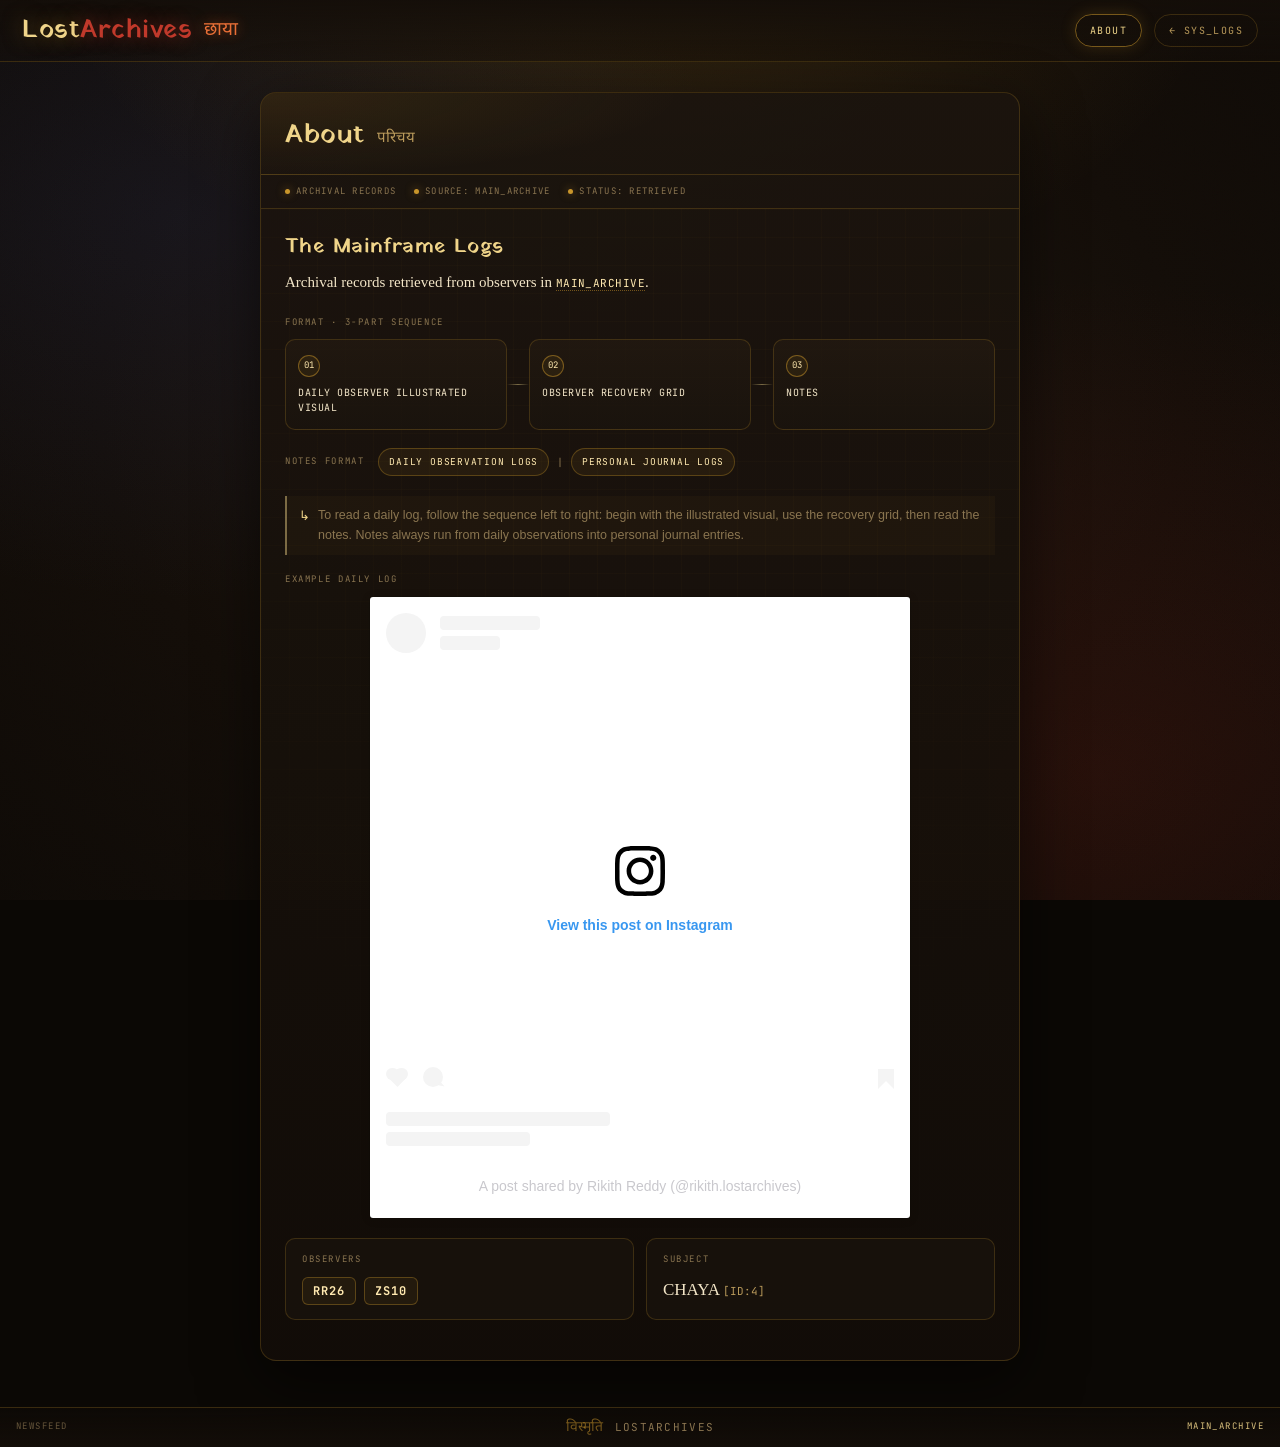
<file: about.html>
<!DOCTYPE html>
<html lang="en">
<head>
<meta charset="utf-8">
<meta name="viewport" content="width=device-width, initial-scale=1">
<title>LostArchives · About</title>
<meta name="description" content="LostArchives — project accepted at Nightmind.">
<link rel="icon" href="assets/favicon.svg" type="image/svg+xml">
<link rel="preconnect" href="https://fonts.googleapis.com">
<link rel="preconnect" href="https://fonts.gstatic.com" crossorigin>
<link href="https://fonts.googleapis.com/css2?family=Yatra+One&family=Noto+Sans+Devanagari:wght@400;500;700&family=JetBrains+Mono:wght@400;700&display=swap" rel="stylesheet">
<style>
  :root {
    --hand: "Yatra One", Georgia, serif;
    --sans: -apple-system, BlinkMacSystemFont, "Segoe UI", Roboto, sans-serif;
    --mono: "JetBrains Mono", ui-monospace, "SF Mono", Menlo, monospace;
    --deva: "Noto Sans Devanagari", serif;
    --serif: Georgia, "Iowan Old Style", "Times New Roman", serif;

    --soot: #0b0805;
    --stone: #1b140e;
    --brass: #c9962b;
    --gold: #f0d58a;
    --gold2: #ffe9b0;
    --copper: #8a5a2b;
    --sindoor: #c0392b;
    --ember: #ff7a3c;
    --ivory: #f3e6c8;
    --oldgold: #b99a5b;
    --muted: #8a7550;
    --line: rgba(201, 150, 43, .22);
    --line-strong: rgba(240, 213, 138, .45);
    --radius-lg: 16px;
  }
  * { box-sizing: border-box; }
  html, body { min-height: 100%; }
  body {
    margin: 0; color: var(--ivory);
    font: 13px/1.5 var(--sans);
    -webkit-font-smoothing: antialiased; text-rendering: optimizeLegibility;
    display: flex; flex-direction: column; min-height: 100vh;
    background: var(--soot);
  }

  #bg { position: fixed; inset: 0; z-index: 0; overflow: hidden;
    background:
      radial-gradient(1000px 680px at 50% -10%, rgba(201,150,43,.16), transparent 60%),
      radial-gradient(900px 620px at 14% 24%, rgba(51,70,140,.14), transparent 62%),
      radial-gradient(1000px 800px at 86% 86%, rgba(125,31,20,.2), transparent 62%),
      radial-gradient(1200px 900px at 50% 45%, #201710 0%, #130d08 45%, #0b0805 100%);
  }
  #grain { position: absolute; inset: -50%; opacity: .05; mix-blend-mode: overlay;
    background-image: url("data:image/svg+xml,%3Csvg xmlns='http://www.w3.org/2000/svg' width='180' height='180'%3E%3Cfilter id='n'%3E%3CfeTurbulence type='fractalNoise' baseFrequency='0.9' numOctaves='2' stitchTiles='stitch'/%3E%3C/filter%3E%3Crect width='180' height='180' filter='url(%23n)'/%3E%3C/svg%3E"); }

  header, main, footer { position: relative; z-index: 1; }

  header {
    display: flex; align-items: center; gap: 12px; height: 62px; padding: 0 22px;
    background: linear-gradient(180deg, rgba(20,14,9,.94), rgba(20,14,9,.4));
    border-bottom: 1px solid var(--line);
  }
  .wordmark { font-family: var(--hand); font-size: 26px; line-height: 1;
    color: var(--gold); letter-spacing: .02em; text-shadow: 0 0 20px rgba(201,150,43,.5); }
  .wordmark .accent { color: var(--sindoor); text-shadow: 0 0 18px rgba(192,57,43,.55); }
  .devaMark { font-family: var(--deva); font-size: 19px; color: var(--ember); opacity: .9;
    line-height: 1; text-shadow: 0 0 14px rgba(255,122,60,.55); }
  .spacer { flex: 1; }
  .navlink {
    font-family: var(--mono); font-size: 10px; letter-spacing: .14em; text-transform: uppercase;
    color: var(--oldgold); text-decoration: none; border: 1px solid var(--line);
    border-radius: 20px; padding: 8px 14px; transition: all .14s; white-space: nowrap;
  }
  .navlink:hover { color: var(--ivory); border-color: var(--line-strong); background: rgba(255,255,255,.04); }
  .navlink.main { color: var(--gold); border-color: rgba(201,150,43,.55); box-shadow: 0 0 16px rgba(201,150,43,.18); }
  .navlink.main:hover { color: var(--gold2); border-color: var(--gold); background: rgba(201,150,43,.08); }

  main { flex: 1; padding: 30px 22px 46px; display: flex; justify-content: center; }
  .wrap { width: 100%; max-width: 760px; }

  .panel {
    background: linear-gradient(180deg, rgba(27,20,14,.92), rgba(19,13,8,.92));
    border: 1px solid var(--line); border-radius: var(--radius-lg);
    box-shadow: 0 20px 60px rgba(0,0,0,.55); overflow: hidden;
  }
  .panel-head {
    display: flex; align-items: baseline; gap: 12px; flex-wrap: wrap;
    padding: 22px 24px 18px; border-bottom: 1px solid var(--line);
    background: radial-gradient(600px 120px at 0% 0%, rgba(201,150,43,.12), transparent 70%);
  }
  .panel-head h1 { font-family: var(--hand); font-weight: 400; font-size: 27px; margin: 0;
    color: var(--gold); letter-spacing: .02em; }
  .panel-head .deva { font-family: var(--deva); font-size: 15px; color: var(--oldgold); }

  .log-strip { display: flex; flex-wrap: wrap; gap: 8px 18px; padding: 10px 24px;
    border-bottom: 1px solid var(--line); font-family: var(--mono); font-size: 9px;
    letter-spacing: .14em; text-transform: uppercase; color: var(--muted); }
  .log-strip span { display: inline-flex; align-items: center; gap: 6px; }
  .log-strip span::before { content: ""; width: 5px; height: 5px; border-radius: 50%;
    background: var(--brass); box-shadow: 0 0 8px rgba(201,150,43,.6); }
  .logs-body { position: relative; padding: 22px 24px 24px; }
  .logs-body::before { content: ""; position: absolute; inset: 0; pointer-events: none;
    opacity: .35;
    background-image:
      linear-gradient(rgba(201,150,43,.08) 1px, transparent 1px),
      linear-gradient(90deg, rgba(201,150,43,.08) 1px, transparent 1px);
    background-size: 28px 28px;
    -webkit-mask-image: radial-gradient(120% 100% at 50% 0%, #000 30%, transparent 85%);
    mask-image: radial-gradient(120% 100% at 50% 0%, #000 30%, transparent 85%); }
  .logs-body > * { position: relative; z-index: 1; }
  .logs-heading { font-family: var(--hand); font-weight: 400; font-size: 21px; margin: 0 0 8px;
    color: var(--gold); letter-spacing: .02em; }
  .logs-lede { margin: 0 0 22px; font-family: var(--serif); font-size: 15px; line-height: 1.55;
    color: var(--ivory); max-width: 62ch; }
  .logs-lede .mono { font-family: var(--mono); font-size: 11px; color: var(--gold2);
    letter-spacing: .04em; }
  .logs-lede a { text-decoration: none; border-bottom: 1px dotted rgba(201,150,43,.5); }
  .logs-lede a:hover, .logs-lede a:focus-visible { color: var(--gold); border-bottom-color: var(--gold); outline: none; }
  .log-label { font-family: var(--mono); font-size: 9px; letter-spacing: .18em;
    text-transform: uppercase; color: var(--muted); margin-bottom: 10px; }
  .sequence { display: flex; align-items: stretch; gap: 0; margin-bottom: 18px; }
  .seq-step { flex: 1; min-width: 0; padding: 14px 12px; border: 1px solid var(--line);
    border-radius: 10px; background: linear-gradient(180deg, rgba(36,26,17,.75), rgba(27,20,14,.75)); }
  .seq-num { display: inline-flex; align-items: center; justify-content: center;
    width: 22px; height: 22px; margin-bottom: 9px; border-radius: 50%;
    border: 1px solid rgba(201,150,43,.5); font-family: var(--mono); font-size: 9px;
    color: var(--gold2); background: rgba(201,150,43,.08); }
  .seq-name { display: block; font-family: var(--mono); font-size: 10px; line-height: 1.45;
    letter-spacing: .05em; text-transform: uppercase; color: var(--ivory); }
  .seq-link { width: 22px; flex: none; align-self: center; height: 1px;
    background: linear-gradient(90deg, transparent, var(--line-strong), transparent); }
  .notes-format { display: flex; flex-wrap: wrap; align-items: center; gap: 10px 14px;
    margin-bottom: 20px; }
  .notes-format .log-label { margin: 0; }
  .note-chips { display: flex; flex-wrap: wrap; align-items: center; gap: 8px; }
  .note-chip { font-family: var(--mono); font-size: 9.5px; letter-spacing: .08em;
    text-transform: uppercase; color: var(--gold2); padding: 6px 10px; border-radius: 20px;
    background: rgba(201,150,43,.08); border: 1px solid rgba(201,150,43,.32); }
  .chip-sep { color: var(--muted); font-family: var(--mono); font-size: 10px; }
  .log-meta { display: grid; grid-template-columns: 1fr 1fr; gap: 12px; margin-bottom: 16px; }
  .meta-card { padding: 14px 16px; border-radius: 10px; border: 1px solid var(--line);
    background: rgba(27,20,14,.65); }
  .meta-tags { display: flex; flex-wrap: wrap; gap: 8px; }
  .meta-tags span { font-family: var(--mono); font-weight: 700; font-size: 12px;
    letter-spacing: .08em; color: var(--gold2); padding: 4px 10px; border-radius: 6px;
    border: 1px solid rgba(201,150,43,.35); background: rgba(201,150,43,.07); }
  .meta-value { font-family: var(--serif); font-size: 17px; color: var(--ivory); }
  .meta-value .id { font-family: var(--mono); font-size: 11px; color: var(--oldgold); }
  .logs-help { display: flex; align-items: flex-start; gap: 8px; margin: 0 0 18px;
    padding: 10px 12px; border-left: 2px solid var(--line-strong);
    background: rgba(201,150,43,.04); color: var(--muted); font-size: 12.5px; line-height: 1.55; }
  .logs-help .help-mark { flex: none; color: var(--gold); font-family: var(--mono); }
  .embed-wrap { display: flex; justify-content: center; margin: 0 0 20px; }
  .embed-wrap blockquote { margin: 0 !important; }

  footer {
    position: relative;
    display: flex; align-items: center; justify-content: center; gap: 12px; height: 40px; padding: 0 18px;
    border-top: 1px solid var(--line); color: var(--muted); font-size: 11px;
    background: linear-gradient(0deg, rgba(20,14,9,.9), rgba(20,14,9,.25));
  }
  footer .fm { font-family: var(--deva); color: rgba(201,150,43,.55); font-size: 14px; }
  footer .ft { font-family: var(--mono); letter-spacing: .12em; text-transform: uppercase; }
  .footer-links { position: absolute; left: 16px; top: 50%; transform: translateY(-50%);
    display: flex; align-items: center; gap: 14px; }
  .footer-link { font-family: var(--mono); font-size: 9px; letter-spacing: .16em;
    text-transform: uppercase; color: var(--muted); opacity: .7; text-decoration: none;
    transition: color .15s, opacity .15s; }
  .footer-link:hover, .footer-link:focus-visible { color: var(--gold2); opacity: 1; outline: none; }
  .footer-main { position: absolute; right: 16px; top: 50%; transform: translateY(-50%);
    font-family: var(--mono); font-size: 9px; letter-spacing: .16em; text-transform: uppercase;
    color: var(--gold); opacity: .9; text-decoration: none;
    transition: color .15s, opacity .15s; }
  .footer-main:hover, .footer-main:focus-visible { color: var(--gold2); opacity: 1; outline: none; }

  @media (max-width: 640px) {
    header { height: 54px; padding: 0 14px; gap: 8px; }
    .wordmark { font-size: 20px; }
    .devaMark { font-size: 16px; }
    .navlink { padding: 6px 9px; font-size: 9px; letter-spacing: .08em; }
    main { padding: 18px 12px 34px; }
    .panel-head { padding: 18px 16px 14px; }
    .panel-head h1 { font-size: 22px; }
    .footer-main { right: 12px; font-size: 8px; letter-spacing: .1em; }
    .footer-links { left: 12px; gap: 10px; }
    .footer-link { font-size: 8px; letter-spacing: .1em; }
    .log-strip { padding: 9px 16px; gap: 6px 12px; }
    .logs-body { padding: 18px 16px 20px; }
    .sequence { flex-direction: column; gap: 8px; margin-bottom: 16px; }
    .seq-link { width: 1px; height: 12px; align-self: flex-start; margin-left: 23px;
      background: linear-gradient(180deg, transparent, var(--line-strong), transparent); }
    .seq-step { padding: 12px 12px; }
    .log-meta { grid-template-columns: 1fr; }
  }
  @media (max-width: 420px) {
    .wordmark { font-size: 18px; }
    .navlink { font-size: 8.5px; padding: 6px 8px; letter-spacing: .04em; }
  }
  @media (max-width: 360px) {
    header { gap: 6px; padding: 0 10px; }
    .wordmark { font-size: 17px; }
    .devaMark { display: none; }
    .navlink { padding: 6px 7px; }
  }
</style>
<!-- Google tag (gtag.js) -->
<script async src="https://www.googletagmanager.com/gtag/js?id=G-NR4B96Q0KX"></script>
<script>
  window.dataLayer = window.dataLayer || [];
  function gtag(){dataLayer.push(arguments);}
  gtag('js', new Date());

  gtag('config', 'G-NR4B96Q0KX');
</script>
</head>
<body>

<div id="bg">
  <div id="grain"></div>
</div>

<header>
  <span class="wordmark">Lost<span class="accent">Archives</span></span>
  <span class="devaMark">छाया</span>
  <span class="spacer"></span>
  <a class="navlink main" href="about.html">ABOUT</a>
  <a class="navlink" href="index.html">← SYS_LOGS</a>
</header>

<main>
  <div class="wrap">
    <section class="panel logs-panel">
      <div class="panel-head">
        <h1>About</h1>
        <span class="deva">परिचय</span>
      </div>
      <div class="log-strip">
        <span>Archival records</span>
        <span>Source: MAIN_ARCHIVE</span>
        <span>Status: Retrieved</span>
      </div>
      <div class="logs-body">
        <h2 class="logs-heading">The Mainframe Logs</h2>
        <p class="logs-lede">Archival records retrieved from observers in <a class="mono" href="https://www.instagram.com/rikith.lostarchives/" target="_blank" rel="noopener">MAIN_ARCHIVE</a>.</p>

        <div class="log-label">Format · 3-part sequence</div>
        <div class="sequence">
          <div class="seq-step">
            <span class="seq-num">01</span>
            <span class="seq-name">Daily Observer Illustrated Visual</span>
          </div>
          <div class="seq-link" aria-hidden="true"></div>
          <div class="seq-step">
            <span class="seq-num">02</span>
            <span class="seq-name">Observer Recovery Grid</span>
          </div>
          <div class="seq-link" aria-hidden="true"></div>
          <div class="seq-step">
            <span class="seq-num">03</span>
            <span class="seq-name">Notes</span>
          </div>
        </div>

        <div class="notes-format">
          <span class="log-label">Notes format</span>
          <div class="note-chips">
            <span class="note-chip">Daily Observation Logs</span>
            <span class="chip-sep" aria-hidden="true">|</span>
            <span class="note-chip">Personal Journal Logs</span>
          </div>
        </div>

        <p class="logs-help">
          <span class="help-mark" aria-hidden="true">↳</span>
          <span>To read a daily log, follow the sequence left to right: begin with the illustrated visual, use the recovery grid, then read the notes. Notes always run from daily observations into personal journal entries.</span>
        </p>

        <div class="log-label">Example daily log</div>
        <div class="embed-wrap">
          <blockquote class="instagram-media" data-instgrm-captioned data-instgrm-permalink="https://www.instagram.com/p/De1qyl4jE3y/?utm_source=ig_embed&amp;utm_campaign=loading" data-instgrm-version="14" style=" background:#FFF; border:0; border-radius:3px; box-shadow:0 0 1px 0 rgba(0,0,0,0.5),0 1px 10px 0 rgba(0,0,0,0.15); margin: 1px; max-width:540px; min-width:326px; padding:0; width:99.375%; width:-webkit-calc(100% - 2px); width:calc(100% - 2px);"><div style="padding:16px;"> <a href="https://www.instagram.com/p/De1qyl4jE3y/?utm_source=ig_embed&amp;utm_campaign=loading" style=" background:#FFFFFF; line-height:0; padding:0 0; text-align:center; text-decoration:none; width:100%;" target="_blank"> <div style=" display: flex; flex-direction: row; align-items: center;"> <div style="background-color: #F4F4F4; border-radius: 50%; flex-grow: 0; height: 40px; margin-right: 14px; width: 40px;"></div> <div style="display: flex; flex-direction: column; flex-grow: 1; justify-content: center;"> <div style=" background-color: #F4F4F4; border-radius: 4px; flex-grow: 0; height: 14px; margin-bottom: 6px; width: 100px;"></div> <div style=" background-color: #F4F4F4; border-radius: 4px; flex-grow: 0; height: 14px; width: 60px;"></div></div></div><div style="padding: 19% 0;"></div> <div style="display:block; height:50px; margin:0 auto 12px; width:50px;"><svg width="50px" height="50px" viewBox="0 0 60 60" version="1.1" xmlns="https://www.w3.org/2000/svg" xmlns:xlink="https://www.w3.org/1999/xlink"><g stroke="none" stroke-width="1" fill="none" fill-rule="evenodd"><g transform="translate(-511.000000, -20.000000)" fill="#000000"><g><path d="M556.869,30.41 C554.814,30.41 553.148,32.076 553.148,34.131 C553.148,36.186 554.814,37.852 556.869,37.852 C558.924,37.852 560.59,36.186 560.59,34.131 C560.59,32.076 558.924,30.41 556.869,30.41 M541,60.657 C535.114,60.657 530.342,55.887 530.342,50 C530.342,44.114 535.114,39.342 541,39.342 C546.887,39.342 551.658,44.114 551.658,50 C551.658,55.887 546.887,60.657 541,60.657 M541,33.886 C532.1,33.886 524.886,41.1 524.886,50 C524.886,58.899 532.1,66.113 541,66.113 C549.9,66.113 557.115,58.899 557.115,50 C557.115,41.1 549.9,33.886 541,33.886 M565.378,62.101 C565.244,65.022 564.756,66.606 564.346,67.663 C563.803,69.06 563.154,70.057 562.106,71.106 C561.058,72.155 560.06,72.803 558.662,73.347 C557.607,73.757 556.021,74.244 553.102,74.378 C549.944,74.521 548.997,74.552 541,74.552 C533.003,74.552 532.056,74.521 528.898,74.378 C525.979,74.244 524.393,73.757 523.338,73.347 C521.94,72.803 520.942,72.155 519.894,71.106 C518.846,70.057 518.197,69.06 517.654,67.663 C517.244,66.606 516.755,65.022 516.623,62.101 C516.479,58.943 516.448,57.996 516.448,50 C516.448,42.003 516.479,41.056 516.623,37.899 C516.755,34.978 517.244,33.391 517.654,32.338 C518.197,30.938 518.846,29.942 519.894,28.894 C520.942,27.846 521.94,27.196 523.338,26.654 C524.393,26.244 525.979,25.756 528.898,25.623 C532.057,25.479 533.004,25.448 541,25.448 C548.997,25.448 549.943,25.479 553.102,25.623 C556.021,25.756 557.607,26.244 558.662,26.654 C560.06,27.196 561.058,27.846 562.106,28.894 C563.154,29.942 563.803,30.938 564.346,32.338 C564.756,33.391 565.244,34.978 565.378,37.899 C565.522,41.056 565.552,42.003 565.552,50 C565.552,57.996 565.522,58.943 565.378,62.101 M570.82,37.631 C570.674,34.438 570.167,32.258 569.425,30.349 C568.659,28.377 567.633,26.702 565.965,25.035 C564.297,23.368 562.623,22.342 560.652,21.575 C558.743,20.834 556.562,20.326 553.369,20.18 C550.169,20.033 549.148,20 541,20 C532.853,20 531.831,20.033 528.631,20.18 C525.438,20.326 523.257,20.834 521.349,21.575 C519.376,22.342 517.703,23.368 516.035,25.035 C514.368,26.702 513.342,28.377 512.574,30.349 C511.834,32.258 511.326,34.438 511.181,37.631 C511.035,40.831 511,41.851 511,50 C511,58.147 511.035,59.17 511.181,62.369 C511.326,65.562 511.834,67.743 512.574,69.651 C513.342,71.625 514.368,73.296 516.035,74.965 C517.703,76.634 519.376,77.658 521.349,78.425 C523.257,79.167 525.438,79.673 528.631,79.82 C531.831,79.965 532.853,80.001 541,80.001 C549.148,80.001 550.169,79.965 553.369,79.82 C556.562,79.673 558.743,79.167 560.652,78.425 C562.623,77.658 564.297,76.634 565.965,74.965 C567.633,73.296 568.659,71.625 569.425,69.651 C570.167,67.743 570.674,65.562 570.82,62.369 C570.966,59.17 571,58.147 571,50 C571,41.851 570.966,40.831 570.82,37.631"></path></g></g></g></svg></div><div style="padding-top: 8px;"> <div style=" color:#3897f0; font-family:Arial,sans-serif; font-size:14px; font-style:normal; font-weight:550; line-height:18px;">View this post on Instagram</div></div><div style="padding: 12.5% 0;"></div> <div style="display: flex; flex-direction: row; margin-bottom: 14px; align-items: center;"><div> <div style="background-color: #F4F4F4; border-radius: 50%; height: 12.5px; width: 12.5px; transform: translateX(0px) translateY(7px);"></div> <div style="background-color: #F4F4F4; height: 12.5px; transform: rotate(-45deg) translateX(3px) translateY(1px); width: 12.5px; flex-grow: 0; margin-right: 14px; margin-left: 2px;"></div> <div style="background-color: #F4F4F4; border-radius: 50%; height: 12.5px; width: 12.5px; transform: translateX(9px) translateY(-18px);"></div></div><div style="margin-left: 8px;"> <div style=" background-color: #F4F4F4; border-radius: 50%; flex-grow: 0; height: 20px; width: 20px;"></div> <div style=" width: 0; height: 0; border-top: 2px solid transparent; border-left: 6px solid #f4f4f4; border-bottom: 2px solid transparent; transform: translateX(16px) translateY(-4px) rotate(30deg)"></div></div><div style="margin-left: auto;"> <div style=" width: 0px; border-top: 8px solid #F4F4F4; border-right: 8px solid transparent; transform: translateY(16px);"></div> <div style=" background-color: #F4F4F4; flex-grow: 0; height: 12px; width: 16px; transform: translateY(-4px);"></div> <div style=" width: 0; height: 0; border-top: 8px solid #F4F4F4; border-left: 8px solid transparent; transform: translateY(-4px) translateX(8px);"></div></div></div> <div style="display: flex; flex-direction: column; flex-grow: 1; justify-content: center; margin-bottom: 24px;"> <div style=" background-color: #F4F4F4; border-radius: 4px; flex-grow: 0; height: 14px; margin-bottom: 6px; width: 224px;"></div> <div style=" background-color: #F4F4F4; border-radius: 4px; flex-grow: 0; height: 14px; width: 144px;"></div></div></a><p style=" color:#c9c8cd; font-family:Arial,sans-serif; font-size:14px; line-height:17px; margin-bottom:0; margin-top:8px; overflow:hidden; padding:8px 0 7px; text-align:center; text-overflow:ellipsis; white-space:nowrap;"><a href="https://www.instagram.com/p/De1qyl4jE3y/?utm_source=ig_embed&amp;utm_campaign=loading" style=" color:#c9c8cd; font-family:Arial,sans-serif; font-size:14px; font-style:normal; font-weight:normal; line-height:17px; text-decoration:none;" target="_blank">A post shared by Rikith Reddy (@rikith.lostarchives)</a></p></div></blockquote>
        </div>
        <script async src="https://www.instagram.com/embed.js"></script>

        <div class="log-meta">
          <div class="meta-card">
            <div class="log-label">Observers</div>
            <div class="meta-tags"><span>RR26</span><span>ZS10</span></div>
          </div>
          <div class="meta-card">
            <div class="log-label">Subject</div>
            <div class="meta-value">CHAYA <span class="id">[ID:4]</span></div>
          </div>
        </div>
      </div>
    </section>
  </div>
</main>

<footer>
  <span class="fm">विस्मृति</span>
  <span class="ft">LostArchives</span>
  <span class="footer-links">
    <a class="footer-link" href="newsfeed.html">newsfeed</a>
  </span>
  <a class="footer-main" href="https://www.instagram.com/rikith.lostarchives/" target="_blank" rel="noopener">MAIN_ARCHIVE</a>
</footer>

</body>
</html>
</file>
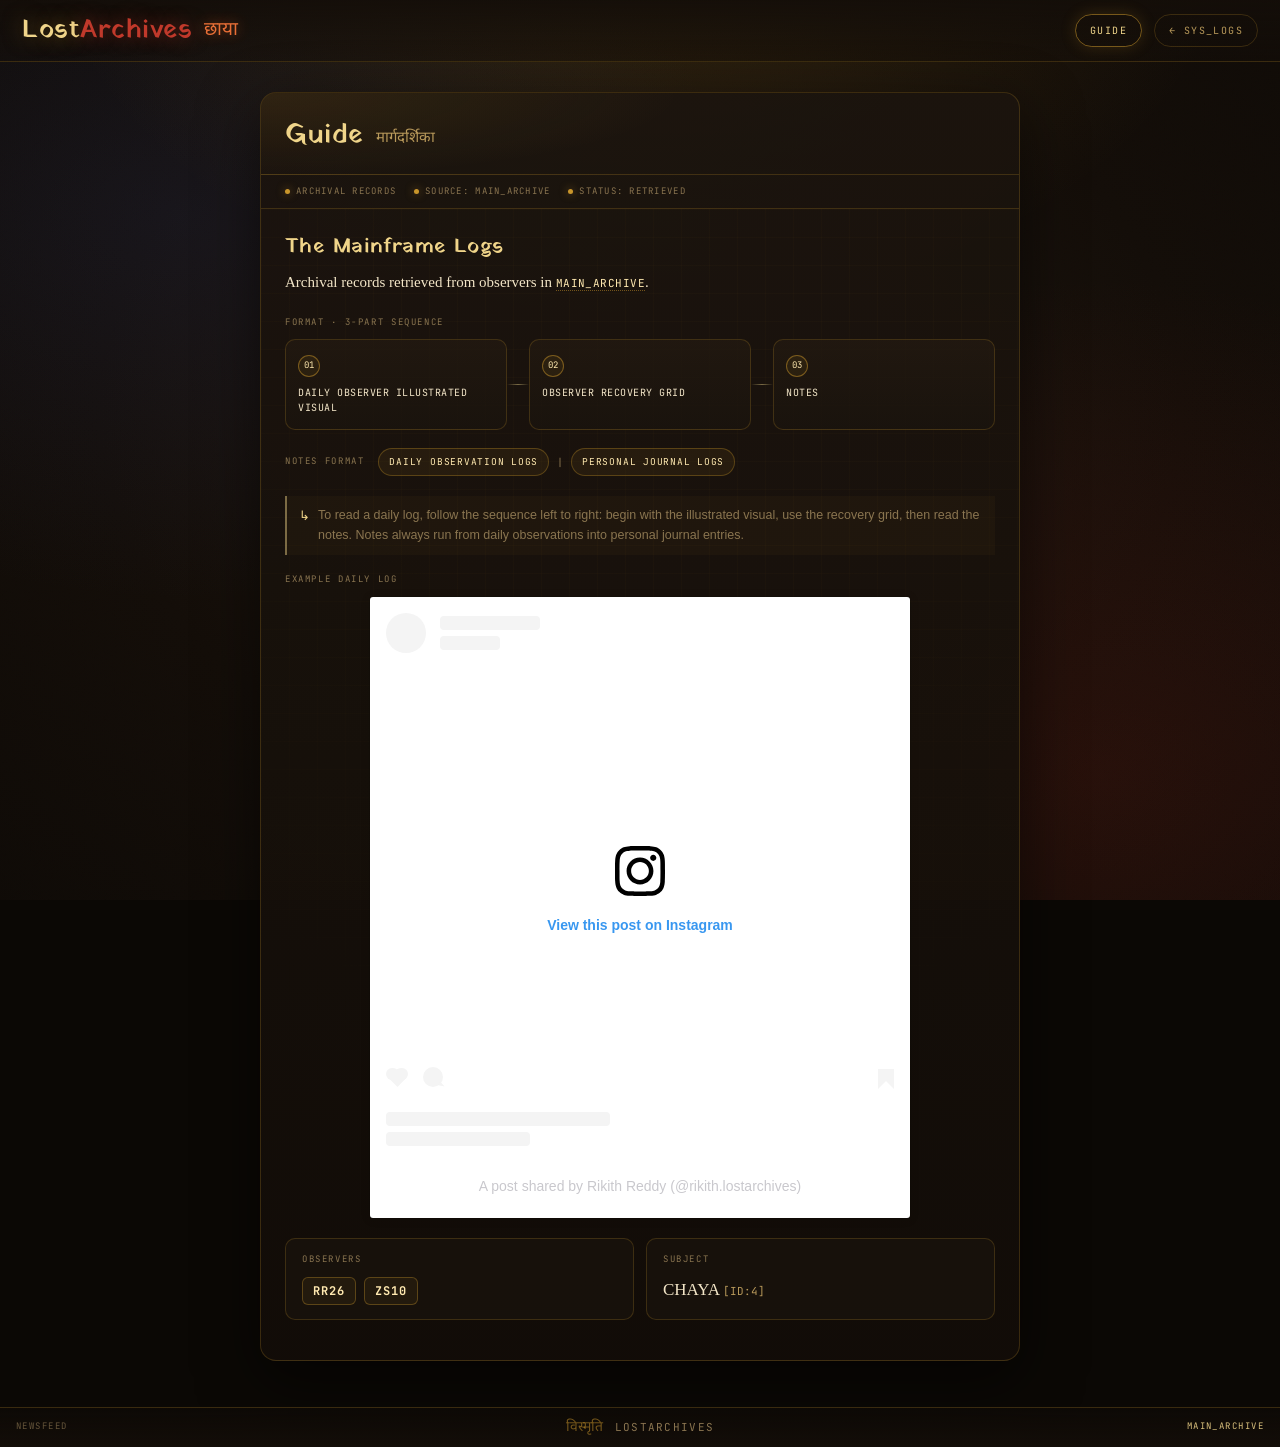
<file: guide.html>
<!DOCTYPE html>
<html lang="en">
<head>
<meta charset="utf-8">
<meta name="viewport" content="width=device-width, initial-scale=1">
<title>LostArchives · Guide</title>
<meta name="description" content="LostArchives — project accepted at Nightmind.">
<link rel="icon" href="assets/favicon.svg" type="image/svg+xml">
<link rel="preconnect" href="https://fonts.googleapis.com">
<link rel="preconnect" href="https://fonts.gstatic.com" crossorigin>
<link href="https://fonts.googleapis.com/css2?family=Yatra+One&family=Noto+Sans+Devanagari:wght@400;500;700&family=JetBrains+Mono:wght@400;700&display=swap" rel="stylesheet">
<style>
  :root {
    --hand: "Yatra One", Georgia, serif;
    --sans: -apple-system, BlinkMacSystemFont, "Segoe UI", Roboto, sans-serif;
    --mono: "JetBrains Mono", ui-monospace, "SF Mono", Menlo, monospace;
    --deva: "Noto Sans Devanagari", serif;
    --serif: Georgia, "Iowan Old Style", "Times New Roman", serif;

    --soot: #0b0805;
    --stone: #1b140e;
    --brass: #c9962b;
    --gold: #f0d58a;
    --gold2: #ffe9b0;
    --copper: #8a5a2b;
    --sindoor: #c0392b;
    --ember: #ff7a3c;
    --ivory: #f3e6c8;
    --oldgold: #b99a5b;
    --muted: #8a7550;
    --line: rgba(201, 150, 43, .22);
    --line-strong: rgba(240, 213, 138, .45);
    --radius-lg: 16px;
  }
  * { box-sizing: border-box; }
  html, body { min-height: 100%; }
  body {
    margin: 0; color: var(--ivory);
    font: 13px/1.5 var(--sans);
    -webkit-font-smoothing: antialiased; text-rendering: optimizeLegibility;
    display: flex; flex-direction: column; min-height: 100vh;
    background: var(--soot);
  }

  #bg { position: fixed; inset: 0; z-index: 0; overflow: hidden;
    background:
      radial-gradient(1000px 680px at 50% -10%, rgba(201,150,43,.16), transparent 60%),
      radial-gradient(900px 620px at 14% 24%, rgba(51,70,140,.14), transparent 62%),
      radial-gradient(1000px 800px at 86% 86%, rgba(125,31,20,.2), transparent 62%),
      radial-gradient(1200px 900px at 50% 45%, #201710 0%, #130d08 45%, #0b0805 100%);
  }
  #grain { position: absolute; inset: -50%; opacity: .05; mix-blend-mode: overlay;
    background-image: url("data:image/svg+xml,%3Csvg xmlns='http://www.w3.org/2000/svg' width='180' height='180'%3E%3Cfilter id='n'%3E%3CfeTurbulence type='fractalNoise' baseFrequency='0.9' numOctaves='2' stitchTiles='stitch'/%3E%3C/filter%3E%3Crect width='180' height='180' filter='url(%23n)'/%3E%3C/svg%3E"); }

  header, main, footer { position: relative; z-index: 1; }

  header {
    display: flex; align-items: center; gap: 12px; height: 62px; padding: 0 22px;
    background: linear-gradient(180deg, rgba(20,14,9,.94), rgba(20,14,9,.4));
    border-bottom: 1px solid var(--line);
  }
  .wordmark { font-family: var(--hand); font-size: 26px; line-height: 1;
    color: var(--gold); letter-spacing: .02em; text-shadow: 0 0 20px rgba(201,150,43,.5); }
  .wordmark .accent { color: var(--sindoor); text-shadow: 0 0 18px rgba(192,57,43,.55); }
  .devaMark { font-family: var(--deva); font-size: 19px; color: var(--ember); opacity: .9;
    line-height: 1; text-shadow: 0 0 14px rgba(255,122,60,.55); }
  .spacer { flex: 1; }
  .navlink {
    font-family: var(--mono); font-size: 10px; letter-spacing: .14em; text-transform: uppercase;
    color: var(--oldgold); text-decoration: none; border: 1px solid var(--line);
    border-radius: 20px; padding: 8px 14px; transition: all .14s; white-space: nowrap;
  }
  .navlink:hover { color: var(--ivory); border-color: var(--line-strong); background: rgba(255,255,255,.04); }
  .navlink.main { color: var(--gold); border-color: rgba(201,150,43,.55); box-shadow: 0 0 16px rgba(201,150,43,.18); }
  .navlink.main:hover { color: var(--gold2); border-color: var(--gold); background: rgba(201,150,43,.08); }

  main { flex: 1; padding: 30px 22px 46px; display: flex; justify-content: center; }
  .wrap { width: 100%; max-width: 760px; }

  .panel {
    background: linear-gradient(180deg, rgba(27,20,14,.92), rgba(19,13,8,.92));
    border: 1px solid var(--line); border-radius: var(--radius-lg);
    box-shadow: 0 20px 60px rgba(0,0,0,.55); overflow: hidden;
  }
  .panel-head {
    display: flex; align-items: baseline; gap: 12px; flex-wrap: wrap;
    padding: 22px 24px 18px; border-bottom: 1px solid var(--line);
    background: radial-gradient(600px 120px at 0% 0%, rgba(201,150,43,.12), transparent 70%);
  }
  .panel-head h1 { font-family: var(--hand); font-weight: 400; font-size: 27px; margin: 0;
    color: var(--gold); letter-spacing: .02em; }
  .panel-head .deva { font-family: var(--deva); font-size: 15px; color: var(--oldgold); }

  .log-strip { display: flex; flex-wrap: wrap; gap: 8px 18px; padding: 10px 24px;
    border-bottom: 1px solid var(--line); font-family: var(--mono); font-size: 9px;
    letter-spacing: .14em; text-transform: uppercase; color: var(--muted); }
  .log-strip span { display: inline-flex; align-items: center; gap: 6px; }
  .log-strip span::before { content: ""; width: 5px; height: 5px; border-radius: 50%;
    background: var(--brass); box-shadow: 0 0 8px rgba(201,150,43,.6); }
  .logs-body { position: relative; padding: 22px 24px 24px; }
  .logs-body::before { content: ""; position: absolute; inset: 0; pointer-events: none;
    opacity: .35;
    background-image:
      linear-gradient(rgba(201,150,43,.08) 1px, transparent 1px),
      linear-gradient(90deg, rgba(201,150,43,.08) 1px, transparent 1px);
    background-size: 28px 28px;
    -webkit-mask-image: radial-gradient(120% 100% at 50% 0%, #000 30%, transparent 85%);
    mask-image: radial-gradient(120% 100% at 50% 0%, #000 30%, transparent 85%); }
  .logs-body > * { position: relative; z-index: 1; }
  .logs-heading { font-family: var(--hand); font-weight: 400; font-size: 21px; margin: 0 0 8px;
    color: var(--gold); letter-spacing: .02em; }
  .logs-lede { margin: 0 0 22px; font-family: var(--serif); font-size: 15px; line-height: 1.55;
    color: var(--ivory); max-width: 62ch; }
  .logs-lede .mono { font-family: var(--mono); font-size: 11px; color: var(--gold2);
    letter-spacing: .04em; }
  .logs-lede a { text-decoration: none; border-bottom: 1px dotted rgba(201,150,43,.5); }
  .logs-lede a:hover, .logs-lede a:focus-visible { color: var(--gold); border-bottom-color: var(--gold); outline: none; }
  .log-label { font-family: var(--mono); font-size: 9px; letter-spacing: .18em;
    text-transform: uppercase; color: var(--muted); margin-bottom: 10px; }
  .sequence { display: flex; align-items: stretch; gap: 0; margin-bottom: 18px; }
  .seq-step { flex: 1; min-width: 0; padding: 14px 12px; border: 1px solid var(--line);
    border-radius: 10px; background: linear-gradient(180deg, rgba(36,26,17,.75), rgba(27,20,14,.75)); }
  .seq-num { display: inline-flex; align-items: center; justify-content: center;
    width: 22px; height: 22px; margin-bottom: 9px; border-radius: 50%;
    border: 1px solid rgba(201,150,43,.5); font-family: var(--mono); font-size: 9px;
    color: var(--gold2); background: rgba(201,150,43,.08); }
  .seq-name { display: block; font-family: var(--mono); font-size: 10px; line-height: 1.45;
    letter-spacing: .05em; text-transform: uppercase; color: var(--ivory); }
  .seq-link { width: 22px; flex: none; align-self: center; height: 1px;
    background: linear-gradient(90deg, transparent, var(--line-strong), transparent); }
  .notes-format { display: flex; flex-wrap: wrap; align-items: center; gap: 10px 14px;
    margin-bottom: 20px; }
  .notes-format .log-label { margin: 0; }
  .note-chips { display: flex; flex-wrap: wrap; align-items: center; gap: 8px; }
  .note-chip { font-family: var(--mono); font-size: 9.5px; letter-spacing: .08em;
    text-transform: uppercase; color: var(--gold2); padding: 6px 10px; border-radius: 20px;
    background: rgba(201,150,43,.08); border: 1px solid rgba(201,150,43,.32); }
  .chip-sep { color: var(--muted); font-family: var(--mono); font-size: 10px; }
  .log-meta { display: grid; grid-template-columns: 1fr 1fr; gap: 12px; margin-bottom: 16px; }
  .meta-card { padding: 14px 16px; border-radius: 10px; border: 1px solid var(--line);
    background: rgba(27,20,14,.65); }
  .meta-tags { display: flex; flex-wrap: wrap; gap: 8px; }
  .meta-tags span { font-family: var(--mono); font-weight: 700; font-size: 12px;
    letter-spacing: .08em; color: var(--gold2); padding: 4px 10px; border-radius: 6px;
    border: 1px solid rgba(201,150,43,.35); background: rgba(201,150,43,.07); }
  .meta-value { font-family: var(--serif); font-size: 17px; color: var(--ivory); }
  .meta-value .id { font-family: var(--mono); font-size: 11px; color: var(--oldgold); }
  .logs-help { display: flex; align-items: flex-start; gap: 8px; margin: 0 0 18px;
    padding: 10px 12px; border-left: 2px solid var(--line-strong);
    background: rgba(201,150,43,.04); color: var(--muted); font-size: 12.5px; line-height: 1.55; }
  .logs-help .help-mark { flex: none; color: var(--gold); font-family: var(--mono); }
  .embed-wrap { display: flex; justify-content: center; margin: 0 0 20px; }
  .embed-wrap blockquote { margin: 0 !important; }

  footer {
    position: relative;
    display: flex; align-items: center; justify-content: center; gap: 12px; height: 40px; padding: 0 18px;
    border-top: 1px solid var(--line); color: var(--muted); font-size: 11px;
    background: linear-gradient(0deg, rgba(20,14,9,.9), rgba(20,14,9,.25));
  }
  footer .fm { font-family: var(--deva); color: rgba(201,150,43,.55); font-size: 14px; }
  footer .ft { font-family: var(--mono); letter-spacing: .12em; text-transform: uppercase; }
  .footer-links { position: absolute; left: 16px; top: 50%; transform: translateY(-50%);
    display: flex; align-items: center; gap: 14px; }
  .footer-link { font-family: var(--mono); font-size: 9px; letter-spacing: .16em;
    text-transform: uppercase; color: var(--muted); opacity: .7; text-decoration: none;
    transition: color .15s, opacity .15s; }
  .footer-link:hover, .footer-link:focus-visible { color: var(--gold2); opacity: 1; outline: none; }
  .footer-main { position: absolute; right: 16px; top: 50%; transform: translateY(-50%);
    font-family: var(--mono); font-size: 9px; letter-spacing: .16em; text-transform: uppercase;
    color: var(--gold); opacity: .9; text-decoration: none;
    transition: color .15s, opacity .15s; }
  .footer-main:hover, .footer-main:focus-visible { color: var(--gold2); opacity: 1; outline: none; }

  @media (max-width: 640px) {
    header { height: 54px; padding: 0 14px; gap: 8px; }
    .wordmark { font-size: 20px; }
    .devaMark { font-size: 16px; }
    .navlink { padding: 6px 9px; font-size: 9px; letter-spacing: .08em; }
    main { padding: 18px 12px 34px; }
    .panel-head { padding: 18px 16px 14px; }
    .panel-head h1 { font-size: 22px; }
    .footer-main { right: 12px; font-size: 8px; letter-spacing: .1em; }
    .footer-links { left: 12px; gap: 10px; }
    .footer-link { font-size: 8px; letter-spacing: .1em; }
    .log-strip { padding: 9px 16px; gap: 6px 12px; }
    .logs-body { padding: 18px 16px 20px; }
    .sequence { flex-direction: column; gap: 8px; margin-bottom: 16px; }
    .seq-link { width: 1px; height: 12px; align-self: flex-start; margin-left: 23px;
      background: linear-gradient(180deg, transparent, var(--line-strong), transparent); }
    .seq-step { padding: 12px 12px; }
    .log-meta { grid-template-columns: 1fr; }
  }
  @media (max-width: 420px) {
    .wordmark { font-size: 18px; }
    .navlink { font-size: 8.5px; padding: 6px 8px; letter-spacing: .04em; }
  }
  @media (max-width: 360px) {
    header { gap: 6px; padding: 0 10px; }
    .wordmark { font-size: 17px; }
    .devaMark { display: none; }
    .navlink { padding: 6px 7px; }
  }
</style>
<!-- Google tag (gtag.js) -->
<script async src="https://www.googletagmanager.com/gtag/js?id=G-NR4B96Q0KX"></script>
<script>
  window.dataLayer = window.dataLayer || [];
  function gtag(){dataLayer.push(arguments);}
  gtag('js', new Date());

  gtag('config', 'G-NR4B96Q0KX');
</script>
</head>
<body>

<div id="bg">
  <div id="grain"></div>
</div>

<header>
  <span class="wordmark">Lost<span class="accent">Archives</span></span>
  <span class="devaMark">छाया</span>
  <span class="spacer"></span>
  <a class="navlink main" href="guide.html">GUIDE</a>
  <a class="navlink" href="index.html">← SYS_LOGS</a>
</header>

<main>
  <div class="wrap">
    <section class="panel logs-panel">
      <div class="panel-head">
        <h1>Guide</h1>
        <span class="deva">मार्गदर्शिका</span>
      </div>
      <div class="log-strip">
        <span>Archival records</span>
        <span>Source: MAIN_ARCHIVE</span>
        <span>Status: Retrieved</span>
      </div>
      <div class="logs-body">
        <h2 class="logs-heading">The Mainframe Logs</h2>
        <p class="logs-lede">Archival records retrieved from observers in <a class="mono" href="https://www.instagram.com/rikith.lostarchives/" target="_blank" rel="noopener">MAIN_ARCHIVE</a>.</p>

        <div class="log-label">Format · 3-part sequence</div>
        <div class="sequence">
          <div class="seq-step">
            <span class="seq-num">01</span>
            <span class="seq-name">Daily Observer Illustrated Visual</span>
          </div>
          <div class="seq-link" aria-hidden="true"></div>
          <div class="seq-step">
            <span class="seq-num">02</span>
            <span class="seq-name">Observer Recovery Grid</span>
          </div>
          <div class="seq-link" aria-hidden="true"></div>
          <div class="seq-step">
            <span class="seq-num">03</span>
            <span class="seq-name">Notes</span>
          </div>
        </div>

        <div class="notes-format">
          <span class="log-label">Notes format</span>
          <div class="note-chips">
            <span class="note-chip">Daily Observation Logs</span>
            <span class="chip-sep" aria-hidden="true">|</span>
            <span class="note-chip">Personal Journal Logs</span>
          </div>
        </div>

        <p class="logs-help">
          <span class="help-mark" aria-hidden="true">↳</span>
          <span>To read a daily log, follow the sequence left to right: begin with the illustrated visual, use the recovery grid, then read the notes. Notes always run from daily observations into personal journal entries.</span>
        </p>

        <div class="log-label">Example daily log</div>
        <div class="embed-wrap">
          <blockquote class="instagram-media" data-instgrm-captioned data-instgrm-permalink="https://www.instagram.com/p/De1qyl4jE3y/?utm_source=ig_embed&amp;utm_campaign=loading" data-instgrm-version="14" style=" background:#FFF; border:0; border-radius:3px; box-shadow:0 0 1px 0 rgba(0,0,0,0.5),0 1px 10px 0 rgba(0,0,0,0.15); margin: 1px; max-width:540px; min-width:326px; padding:0; width:99.375%; width:-webkit-calc(100% - 2px); width:calc(100% - 2px);"><div style="padding:16px;"> <a href="https://www.instagram.com/p/De1qyl4jE3y/?utm_source=ig_embed&amp;utm_campaign=loading" style=" background:#FFFFFF; line-height:0; padding:0 0; text-align:center; text-decoration:none; width:100%;" target="_blank"> <div style=" display: flex; flex-direction: row; align-items: center;"> <div style="background-color: #F4F4F4; border-radius: 50%; flex-grow: 0; height: 40px; margin-right: 14px; width: 40px;"></div> <div style="display: flex; flex-direction: column; flex-grow: 1; justify-content: center;"> <div style=" background-color: #F4F4F4; border-radius: 4px; flex-grow: 0; height: 14px; margin-bottom: 6px; width: 100px;"></div> <div style=" background-color: #F4F4F4; border-radius: 4px; flex-grow: 0; height: 14px; width: 60px;"></div></div></div><div style="padding: 19% 0;"></div> <div style="display:block; height:50px; margin:0 auto 12px; width:50px;"><svg width="50px" height="50px" viewBox="0 0 60 60" version="1.1" xmlns="https://www.w3.org/2000/svg" xmlns:xlink="https://www.w3.org/1999/xlink"><g stroke="none" stroke-width="1" fill="none" fill-rule="evenodd"><g transform="translate(-511.000000, -20.000000)" fill="#000000"><g><path d="M556.869,30.41 C554.814,30.41 553.148,32.076 553.148,34.131 C553.148,36.186 554.814,37.852 556.869,37.852 C558.924,37.852 560.59,36.186 560.59,34.131 C560.59,32.076 558.924,30.41 556.869,30.41 M541,60.657 C535.114,60.657 530.342,55.887 530.342,50 C530.342,44.114 535.114,39.342 541,39.342 C546.887,39.342 551.658,44.114 551.658,50 C551.658,55.887 546.887,60.657 541,60.657 M541,33.886 C532.1,33.886 524.886,41.1 524.886,50 C524.886,58.899 532.1,66.113 541,66.113 C549.9,66.113 557.115,58.899 557.115,50 C557.115,41.1 549.9,33.886 541,33.886 M565.378,62.101 C565.244,65.022 564.756,66.606 564.346,67.663 C563.803,69.06 563.154,70.057 562.106,71.106 C561.058,72.155 560.06,72.803 558.662,73.347 C557.607,73.757 556.021,74.244 553.102,74.378 C549.944,74.521 548.997,74.552 541,74.552 C533.003,74.552 532.056,74.521 528.898,74.378 C525.979,74.244 524.393,73.757 523.338,73.347 C521.94,72.803 520.942,72.155 519.894,71.106 C518.846,70.057 518.197,69.06 517.654,67.663 C517.244,66.606 516.755,65.022 516.623,62.101 C516.479,58.943 516.448,57.996 516.448,50 C516.448,42.003 516.479,41.056 516.623,37.899 C516.755,34.978 517.244,33.391 517.654,32.338 C518.197,30.938 518.846,29.942 519.894,28.894 C520.942,27.846 521.94,27.196 523.338,26.654 C524.393,26.244 525.979,25.756 528.898,25.623 C532.057,25.479 533.004,25.448 541,25.448 C548.997,25.448 549.943,25.479 553.102,25.623 C556.021,25.756 557.607,26.244 558.662,26.654 C560.06,27.196 561.058,27.846 562.106,28.894 C563.154,29.942 563.803,30.938 564.346,32.338 C564.756,33.391 565.244,34.978 565.378,37.899 C565.522,41.056 565.552,42.003 565.552,50 C565.552,57.996 565.522,58.943 565.378,62.101 M570.82,37.631 C570.674,34.438 570.167,32.258 569.425,30.349 C568.659,28.377 567.633,26.702 565.965,25.035 C564.297,23.368 562.623,22.342 560.652,21.575 C558.743,20.834 556.562,20.326 553.369,20.18 C550.169,20.033 549.148,20 541,20 C532.853,20 531.831,20.033 528.631,20.18 C525.438,20.326 523.257,20.834 521.349,21.575 C519.376,22.342 517.703,23.368 516.035,25.035 C514.368,26.702 513.342,28.377 512.574,30.349 C511.834,32.258 511.326,34.438 511.181,37.631 C511.035,40.831 511,41.851 511,50 C511,58.147 511.035,59.17 511.181,62.369 C511.326,65.562 511.834,67.743 512.574,69.651 C513.342,71.625 514.368,73.296 516.035,74.965 C517.703,76.634 519.376,77.658 521.349,78.425 C523.257,79.167 525.438,79.673 528.631,79.82 C531.831,79.965 532.853,80.001 541,80.001 C549.148,80.001 550.169,79.965 553.369,79.82 C556.562,79.673 558.743,79.167 560.652,78.425 C562.623,77.658 564.297,76.634 565.965,74.965 C567.633,73.296 568.659,71.625 569.425,69.651 C570.167,67.743 570.674,65.562 570.82,62.369 C570.966,59.17 571,58.147 571,50 C571,41.851 570.966,40.831 570.82,37.631"></path></g></g></g></svg></div><div style="padding-top: 8px;"> <div style=" color:#3897f0; font-family:Arial,sans-serif; font-size:14px; font-style:normal; font-weight:550; line-height:18px;">View this post on Instagram</div></div><div style="padding: 12.5% 0;"></div> <div style="display: flex; flex-direction: row; margin-bottom: 14px; align-items: center;"><div> <div style="background-color: #F4F4F4; border-radius: 50%; height: 12.5px; width: 12.5px; transform: translateX(0px) translateY(7px);"></div> <div style="background-color: #F4F4F4; height: 12.5px; transform: rotate(-45deg) translateX(3px) translateY(1px); width: 12.5px; flex-grow: 0; margin-right: 14px; margin-left: 2px;"></div> <div style="background-color: #F4F4F4; border-radius: 50%; height: 12.5px; width: 12.5px; transform: translateX(9px) translateY(-18px);"></div></div><div style="margin-left: 8px;"> <div style=" background-color: #F4F4F4; border-radius: 50%; flex-grow: 0; height: 20px; width: 20px;"></div> <div style=" width: 0; height: 0; border-top: 2px solid transparent; border-left: 6px solid #f4f4f4; border-bottom: 2px solid transparent; transform: translateX(16px) translateY(-4px) rotate(30deg)"></div></div><div style="margin-left: auto;"> <div style=" width: 0px; border-top: 8px solid #F4F4F4; border-right: 8px solid transparent; transform: translateY(16px);"></div> <div style=" background-color: #F4F4F4; flex-grow: 0; height: 12px; width: 16px; transform: translateY(-4px);"></div> <div style=" width: 0; height: 0; border-top: 8px solid #F4F4F4; border-left: 8px solid transparent; transform: translateY(-4px) translateX(8px);"></div></div></div> <div style="display: flex; flex-direction: column; flex-grow: 1; justify-content: center; margin-bottom: 24px;"> <div style=" background-color: #F4F4F4; border-radius: 4px; flex-grow: 0; height: 14px; margin-bottom: 6px; width: 224px;"></div> <div style=" background-color: #F4F4F4; border-radius: 4px; flex-grow: 0; height: 14px; width: 144px;"></div></div></a><p style=" color:#c9c8cd; font-family:Arial,sans-serif; font-size:14px; line-height:17px; margin-bottom:0; margin-top:8px; overflow:hidden; padding:8px 0 7px; text-align:center; text-overflow:ellipsis; white-space:nowrap;"><a href="https://www.instagram.com/p/De1qyl4jE3y/?utm_source=ig_embed&amp;utm_campaign=loading" style=" color:#c9c8cd; font-family:Arial,sans-serif; font-size:14px; font-style:normal; font-weight:normal; line-height:17px; text-decoration:none;" target="_blank">A post shared by Rikith Reddy (@rikith.lostarchives)</a></p></div></blockquote>
        </div>
        <script async src="https://www.instagram.com/embed.js"></script>

        <div class="log-meta">
          <div class="meta-card">
            <div class="log-label">Observers</div>
            <div class="meta-tags"><span>RR26</span><span>ZS10</span></div>
          </div>
          <div class="meta-card">
            <div class="log-label">Subject</div>
            <div class="meta-value">CHAYA <span class="id">[ID:4]</span></div>
          </div>
        </div>
      </div>
    </section>
  </div>
</main>

<footer>
  <span class="fm">विस्मृति</span>
  <span class="ft">LostArchives</span>
  <span class="footer-links">
    <a class="footer-link" href="newsfeed.html">newsfeed</a>
  </span>
  <a class="footer-main" href="https://www.instagram.com/rikith.lostarchives/" target="_blank" rel="noopener">MAIN_ARCHIVE</a>
</footer>

</body>
</html>
</file>
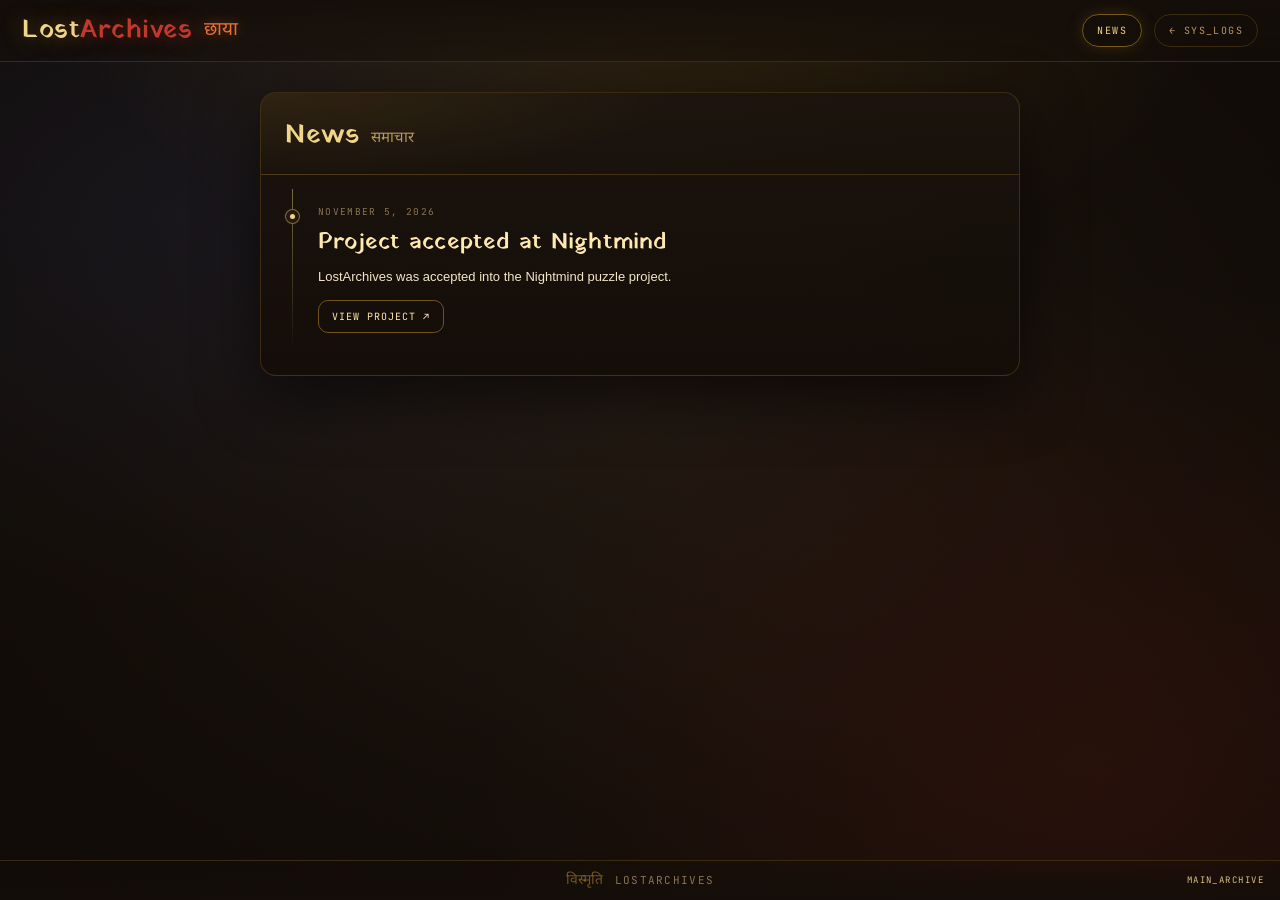
<file: news.html>
<!DOCTYPE html>
<html lang="en">
<head>
<meta charset="utf-8">
<meta name="viewport" content="width=device-width, initial-scale=1">
<title>LostArchives · News</title>
<meta name="description" content="LostArchives — news and updates from the archive.">
<link rel="icon" href="assets/favicon.svg" type="image/svg+xml">
<link rel="preconnect" href="https://fonts.googleapis.com">
<link rel="preconnect" href="https://fonts.gstatic.com" crossorigin>
<link href="https://fonts.googleapis.com/css2?family=Yatra+One&family=Noto+Sans+Devanagari:wght@400;500;700&family=JetBrains+Mono:wght@400;700&display=swap" rel="stylesheet">
<style>
  :root {
    --hand: "Yatra One", Georgia, serif;
    --sans: -apple-system, BlinkMacSystemFont, "Segoe UI", Roboto, sans-serif;
    --mono: "JetBrains Mono", ui-monospace, "SF Mono", Menlo, monospace;
    --deva: "Noto Sans Devanagari", serif;

    --soot: #0b0805;
    --stone: #1b140e;
    --brass: #c9962b;
    --gold: #f0d58a;
    --gold2: #ffe9b0;
    --sindoor: #c0392b;
    --ember: #ff7a3c;
    --ivory: #f3e6c8;
    --oldgold: #b99a5b;
    --muted: #8a7550;
    --line: rgba(201, 150, 43, .22);
    --line-strong: rgba(240, 213, 138, .45);
    --radius-lg: 16px;
  }
  * { box-sizing: border-box; }
  html, body { min-height: 100%; }
  body {
    margin: 0; color: var(--ivory);
    font: 13px/1.5 var(--sans);
    -webkit-font-smoothing: antialiased; text-rendering: optimizeLegibility;
    display: flex; flex-direction: column; min-height: 100vh;
    background: var(--soot);
  }

  #bg { position: fixed; inset: 0; z-index: 0; overflow: hidden;
    background:
      radial-gradient(1000px 680px at 50% -10%, rgba(201,150,43,.16), transparent 60%),
      radial-gradient(900px 620px at 14% 24%, rgba(51,70,140,.14), transparent 62%),
      radial-gradient(1000px 800px at 86% 86%, rgba(125,31,20,.2), transparent 62%),
      radial-gradient(1200px 900px at 50% 45%, #201710 0%, #130d08 45%, #0b0805 100%);
  }
  #grain { position: absolute; inset: -50%; opacity: .05; mix-blend-mode: overlay;
    background-image: url("data:image/svg+xml,%3Csvg xmlns='http://www.w3.org/2000/svg' width='180' height='180'%3E%3Cfilter id='n'%3E%3CfeTurbulence type='fractalNoise' baseFrequency='0.9' numOctaves='2' stitchTiles='stitch'/%3E%3C/filter%3E%3Crect width='180' height='180' filter='url(%23n)'/%3E%3C/svg%3E"); }

  header, main, footer { position: relative; z-index: 1; }

  header {
    display: flex; align-items: center; gap: 12px; height: 62px; padding: 0 22px;
    background: linear-gradient(180deg, rgba(20,14,9,.94), rgba(20,14,9,.4));
    border-bottom: 1px solid var(--line);
  }
  .wordmark { font-family: var(--hand); font-size: 26px; line-height: 1;
    color: var(--gold); letter-spacing: .02em; text-shadow: 0 0 20px rgba(201,150,43,.5); }
  .wordmark .accent { color: var(--sindoor); text-shadow: 0 0 18px rgba(192,57,43,.55); }
  .devaMark { font-family: var(--deva); font-size: 19px; color: var(--ember); opacity: .9;
    line-height: 1; text-shadow: 0 0 14px rgba(255,122,60,.55); }
  .spacer { flex: 1; }
  .navlink {
    font-family: var(--mono); font-size: 10px; letter-spacing: .14em; text-transform: uppercase;
    color: var(--oldgold); text-decoration: none; border: 1px solid var(--line);
    border-radius: 20px; padding: 8px 14px; transition: all .14s; white-space: nowrap;
  }
  .navlink:hover { color: var(--ivory); border-color: var(--line-strong); background: rgba(255,255,255,.04); }
  .navlink.main { color: var(--gold); border-color: rgba(201,150,43,.55); box-shadow: 0 0 16px rgba(201,150,43,.18); }
  .navlink.main:hover { color: var(--gold2); border-color: var(--gold); background: rgba(201,150,43,.08); }

  main { flex: 1; padding: 30px 22px 46px; display: flex; justify-content: center; }
  .wrap { width: 100%; max-width: 760px; }

  .panel {
    background: linear-gradient(180deg, rgba(27,20,14,.92), rgba(19,13,8,.92));
    border: 1px solid var(--line); border-radius: var(--radius-lg);
    box-shadow: 0 20px 60px rgba(0,0,0,.55); overflow: hidden;
  }
  .panel-head {
    display: flex; align-items: baseline; gap: 12px; flex-wrap: wrap;
    padding: 22px 24px 18px; border-bottom: 1px solid var(--line);
    background: radial-gradient(600px 120px at 0% 0%, rgba(201,150,43,.12), transparent 70%);
  }
  .panel-head h1 { font-family: var(--hand); font-weight: 400; font-size: 27px; margin: 0;
    color: var(--gold); letter-spacing: .02em; }
  .panel-head .deva { font-family: var(--deva); font-size: 15px; color: var(--oldgold); }

  .feed { position: relative; padding: 14px 24px 26px; }
  .feed::before { content: ""; position: absolute; left: 31px; top: 14px; bottom: 26px;
    width: 1px; background: linear-gradient(180deg, var(--line-strong), transparent); }
  .feed-item { position: relative; display: flex; gap: 18px; padding: 16px 0; }
  .feed-marker { flex: none; width: 15px; height: 15px; margin-top: 4px; border-radius: 50%;
    border: 1px solid var(--line-strong); background: var(--stone); position: relative; z-index: 1; }
  .feed-marker::after { content: ""; position: absolute; inset: 4px; border-radius: 50%;
    background: var(--gold); box-shadow: 0 0 10px rgba(201,150,43,.6); }
  .feed-body { flex: 1; min-width: 0; }
  .feed-date { font-family: var(--mono); font-size: 9.5px; letter-spacing: .14em;
    text-transform: uppercase; color: var(--muted); margin-bottom: 6px; }
  .feed-title { font-family: var(--hand); font-weight: 400; font-size: 23px; margin: 0 0 8px;
    color: var(--gold2); letter-spacing: .01em; }
  .feed-text { margin: 0 0 12px; color: var(--ivory); font-size: 13px; line-height: 1.6;
    max-width: 60ch; }
  .feed-link { display: inline-flex; align-items: center; gap: 6px; font-family: var(--mono);
    font-size: 10px; letter-spacing: .1em; text-transform: uppercase; color: var(--gold2);
    text-decoration: none; border: 1px solid rgba(201,150,43,.5); border-radius: 10px;
    padding: 8px 13px; transition: all .15s; }
  .feed-link:hover, .feed-link:focus-visible { background: rgba(201,150,43,.1);
    border-color: var(--line-strong); outline: none; }

  footer {
    position: relative;
    display: flex; align-items: center; justify-content: center; gap: 12px; height: 40px; padding: 0 18px;
    border-top: 1px solid var(--line); color: var(--muted); font-size: 11px;
    background: linear-gradient(0deg, rgba(20,14,9,.9), rgba(20,14,9,.25));
  }
  footer .fm { font-family: var(--deva); color: rgba(201,150,43,.55); font-size: 14px; }
  footer .ft { font-family: var(--mono); letter-spacing: .12em; text-transform: uppercase; }
  .footer-main { position: absolute; right: 16px; top: 50%; transform: translateY(-50%);
    font-family: var(--mono); font-size: 9px; letter-spacing: .16em; text-transform: uppercase;
    color: var(--gold); opacity: .9; text-decoration: none;
    transition: color .15s, opacity .15s; }
  .footer-main:hover, .footer-main:focus-visible { color: var(--gold2); opacity: 1; outline: none; }

  @media (max-width: 640px) {
    header { height: 54px; padding: 0 14px; gap: 8px; }
    .wordmark { font-size: 20px; }
    .devaMark { font-size: 16px; }
    .navlink { padding: 6px 9px; font-size: 9px; letter-spacing: .08em; }
    main { padding: 18px 12px 34px; }
    .panel-head { padding: 18px 16px 14px; }
    .panel-head h1 { font-size: 22px; }
    .feed { padding: 10px 16px 20px; }
    .feed::before { left: 23px; top: 10px; bottom: 20px; }
    .feed-item { gap: 14px; }
    .feed-title { font-size: 20px; }
    .footer-main { right: 12px; font-size: 8px; letter-spacing: .1em; }
  }
  @media (max-width: 420px) {
    .wordmark { font-size: 18px; }
    .navlink { font-size: 8.5px; padding: 6px 8px; letter-spacing: .04em; }
  }
  @media (max-width: 360px) {
    header { gap: 6px; padding: 0 10px; }
    .wordmark { font-size: 17px; }
    .devaMark { display: none; }
    .navlink { padding: 6px 7px; }
  }
</style>
<!-- Google tag (gtag.js) -->
<script async src="https://www.googletagmanager.com/gtag/js?id=G-NR4B96Q0KX"></script>
<script>
  window.dataLayer = window.dataLayer || [];
  function gtag(){dataLayer.push(arguments);}
  gtag('js', new Date());

  gtag('config', 'G-NR4B96Q0KX');
</script>
</head>
<body>

<div id="bg">
  <div id="grain"></div>
</div>

<header>
  <span class="wordmark">Lost<span class="accent">Archives</span></span>
  <span class="devaMark">छाया</span>
  <span class="spacer"></span>
  <a class="navlink main" href="news.html">NEWS</a>
  <a class="navlink" href="index.html">← SYS_LOGS</a>
</header>

<main>
  <div class="wrap">
    <section class="panel">
      <div class="panel-head">
        <h1>News</h1>
        <span class="deva">समाचार</span>
      </div>
      <div class="feed">
        <article class="feed-item">
          <span class="feed-marker" aria-hidden="true"></span>
          <div class="feed-body">
            <div class="feed-date">November 5, 2026</div>
            <h2 class="feed-title">Project accepted at Nightmind</h2>
            <p class="feed-text">LostArchives was accepted into the Nightmind puzzle project.</p>
            <a class="feed-link" href="https://www.nightmind.info/puzzleproj/lost-archives" target="_blank" rel="noopener">View project ↗</a>
          </div>
        </article>
      </div>
    </section>
  </div>
</main>

<footer>
  <span class="fm">विस्मृति</span>
  <span class="ft">LostArchives</span>
  <a class="footer-main" href="https://www.instagram.com/rikith.lostarchives/" target="_blank" rel="noopener">MAIN_ARCHIVE</a>
</footer>

</body>
</html>
</file>
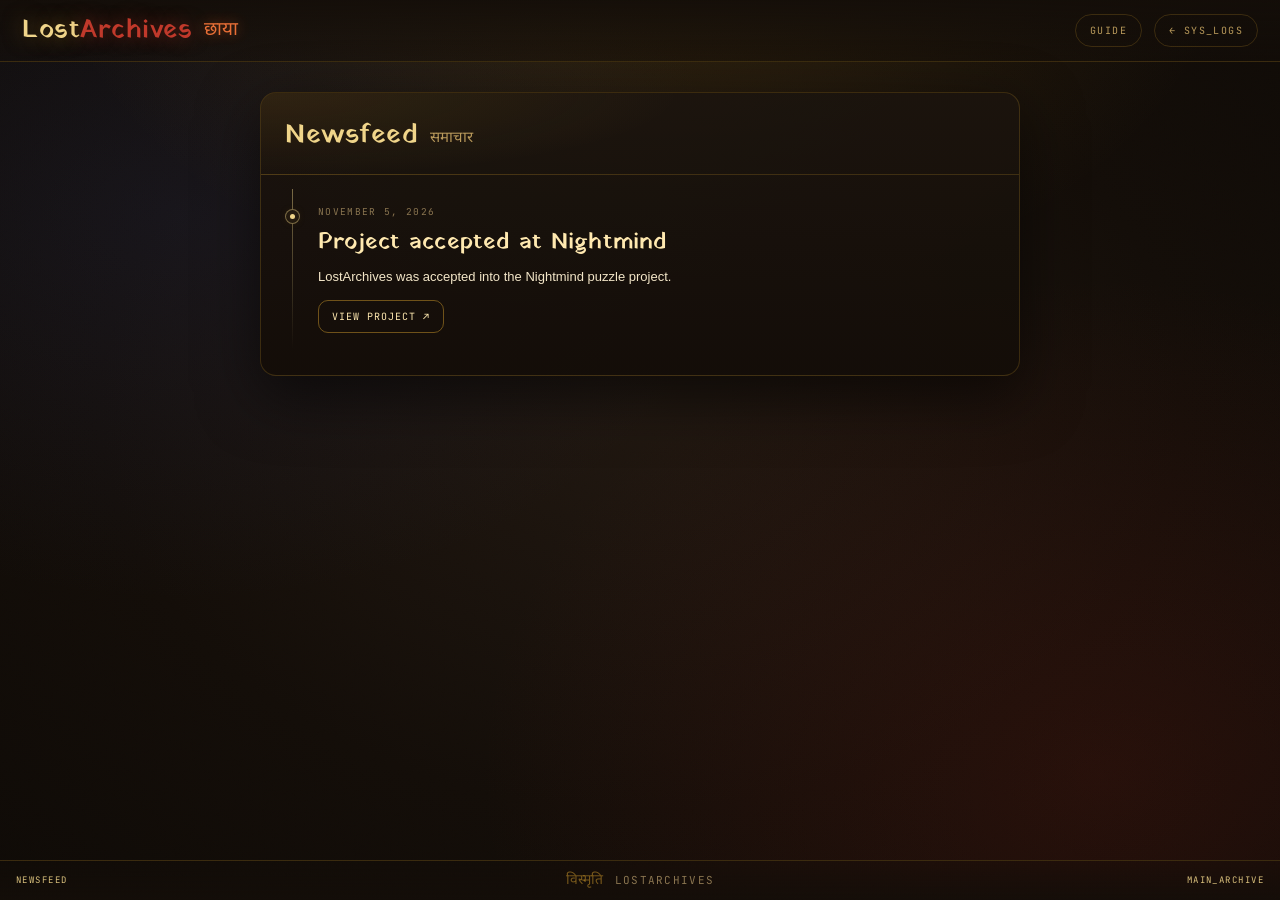
<file: newsfeed.html>
<!DOCTYPE html>
<html lang="en">
<head>
<meta charset="utf-8">
<meta name="viewport" content="width=device-width, initial-scale=1">
<title>LostArchives · Newsfeed</title>
<meta name="description" content="LostArchives — newsfeed and updates from the archive.">
<link rel="icon" href="assets/favicon.svg" type="image/svg+xml">
<link rel="preconnect" href="https://fonts.googleapis.com">
<link rel="preconnect" href="https://fonts.gstatic.com" crossorigin>
<link href="https://fonts.googleapis.com/css2?family=Yatra+One&family=Noto+Sans+Devanagari:wght@400;500;700&family=JetBrains+Mono:wght@400;700&display=swap" rel="stylesheet">
<style>
  :root {
    --hand: "Yatra One", Georgia, serif;
    --sans: -apple-system, BlinkMacSystemFont, "Segoe UI", Roboto, sans-serif;
    --mono: "JetBrains Mono", ui-monospace, "SF Mono", Menlo, monospace;
    --deva: "Noto Sans Devanagari", serif;

    --soot: #0b0805;
    --stone: #1b140e;
    --brass: #c9962b;
    --gold: #f0d58a;
    --gold2: #ffe9b0;
    --sindoor: #c0392b;
    --ember: #ff7a3c;
    --ivory: #f3e6c8;
    --oldgold: #b99a5b;
    --muted: #8a7550;
    --line: rgba(201, 150, 43, .22);
    --line-strong: rgba(240, 213, 138, .45);
    --radius-lg: 16px;
  }
  * { box-sizing: border-box; }
  html, body { min-height: 100%; }
  body {
    margin: 0; color: var(--ivory);
    font: 13px/1.5 var(--sans);
    -webkit-font-smoothing: antialiased; text-rendering: optimizeLegibility;
    display: flex; flex-direction: column; min-height: 100vh;
    background: var(--soot);
  }

  #bg { position: fixed; inset: 0; z-index: 0; overflow: hidden;
    background:
      radial-gradient(1000px 680px at 50% -10%, rgba(201,150,43,.16), transparent 60%),
      radial-gradient(900px 620px at 14% 24%, rgba(51,70,140,.14), transparent 62%),
      radial-gradient(1000px 800px at 86% 86%, rgba(125,31,20,.2), transparent 62%),
      radial-gradient(1200px 900px at 50% 45%, #201710 0%, #130d08 45%, #0b0805 100%);
  }
  #grain { position: absolute; inset: -50%; opacity: .05; mix-blend-mode: overlay;
    background-image: url("data:image/svg+xml,%3Csvg xmlns='http://www.w3.org/2000/svg' width='180' height='180'%3E%3Cfilter id='n'%3E%3CfeTurbulence type='fractalNoise' baseFrequency='0.9' numOctaves='2' stitchTiles='stitch'/%3E%3C/filter%3E%3Crect width='180' height='180' filter='url(%23n)'/%3E%3C/svg%3E"); }

  header, main, footer { position: relative; z-index: 1; }

  header {
    display: flex; align-items: center; gap: 12px; height: 62px; padding: 0 22px;
    background: linear-gradient(180deg, rgba(20,14,9,.94), rgba(20,14,9,.4));
    border-bottom: 1px solid var(--line);
  }
  .wordmark { font-family: var(--hand); font-size: 26px; line-height: 1;
    color: var(--gold); letter-spacing: .02em; text-shadow: 0 0 20px rgba(201,150,43,.5); }
  .wordmark .accent { color: var(--sindoor); text-shadow: 0 0 18px rgba(192,57,43,.55); }
  .devaMark { font-family: var(--deva); font-size: 19px; color: var(--ember); opacity: .9;
    line-height: 1; text-shadow: 0 0 14px rgba(255,122,60,.55); }
  .spacer { flex: 1; }
  .navlink {
    font-family: var(--mono); font-size: 10px; letter-spacing: .14em; text-transform: uppercase;
    color: var(--oldgold); text-decoration: none; border: 1px solid var(--line);
    border-radius: 20px; padding: 8px 14px; transition: all .14s; white-space: nowrap;
  }
  .navlink:hover { color: var(--ivory); border-color: var(--line-strong); background: rgba(255,255,255,.04); }
  .navlink.main { color: var(--gold); border-color: rgba(201,150,43,.55); box-shadow: 0 0 16px rgba(201,150,43,.18); }
  .navlink.main:hover { color: var(--gold2); border-color: var(--gold); background: rgba(201,150,43,.08); }

  main { flex: 1; padding: 30px 22px 46px; display: flex; justify-content: center; }
  .wrap { width: 100%; max-width: 760px; }

  .panel {
    background: linear-gradient(180deg, rgba(27,20,14,.92), rgba(19,13,8,.92));
    border: 1px solid var(--line); border-radius: var(--radius-lg);
    box-shadow: 0 20px 60px rgba(0,0,0,.55); overflow: hidden;
  }
  .panel-head {
    display: flex; align-items: baseline; gap: 12px; flex-wrap: wrap;
    padding: 22px 24px 18px; border-bottom: 1px solid var(--line);
    background: radial-gradient(600px 120px at 0% 0%, rgba(201,150,43,.12), transparent 70%);
  }
  .panel-head h1 { font-family: var(--hand); font-weight: 400; font-size: 27px; margin: 0;
    color: var(--gold); letter-spacing: .02em; }
  .panel-head .deva { font-family: var(--deva); font-size: 15px; color: var(--oldgold); }

  .feed { position: relative; padding: 14px 24px 26px; }
  .feed::before { content: ""; position: absolute; left: 31px; top: 14px; bottom: 26px;
    width: 1px; background: linear-gradient(180deg, var(--line-strong), transparent); }
  .feed-item { position: relative; display: flex; gap: 18px; padding: 16px 0; }
  .feed-marker { flex: none; width: 15px; height: 15px; margin-top: 4px; border-radius: 50%;
    border: 1px solid var(--line-strong); background: var(--stone); position: relative; z-index: 1; }
  .feed-marker::after { content: ""; position: absolute; inset: 4px; border-radius: 50%;
    background: var(--gold); box-shadow: 0 0 10px rgba(201,150,43,.6); }
  .feed-body { flex: 1; min-width: 0; }
  .feed-date { font-family: var(--mono); font-size: 9.5px; letter-spacing: .14em;
    text-transform: uppercase; color: var(--muted); margin-bottom: 6px; }
  .feed-title { font-family: var(--hand); font-weight: 400; font-size: 23px; margin: 0 0 8px;
    color: var(--gold2); letter-spacing: .01em; }
  .feed-text { margin: 0 0 12px; color: var(--ivory); font-size: 13px; line-height: 1.6;
    max-width: 60ch; }
  .feed-link { display: inline-flex; align-items: center; gap: 6px; font-family: var(--mono);
    font-size: 10px; letter-spacing: .1em; text-transform: uppercase; color: var(--gold2);
    text-decoration: none; border: 1px solid rgba(201,150,43,.5); border-radius: 10px;
    padding: 8px 13px; transition: all .15s; }
  .feed-link:hover, .feed-link:focus-visible { background: rgba(201,150,43,.1);
    border-color: var(--line-strong); outline: none; }

  footer {
    position: relative;
    display: flex; align-items: center; justify-content: center; gap: 12px; height: 40px; padding: 0 18px;
    border-top: 1px solid var(--line); color: var(--muted); font-size: 11px;
    background: linear-gradient(0deg, rgba(20,14,9,.9), rgba(20,14,9,.25));
  }
  footer .fm { font-family: var(--deva); color: rgba(201,150,43,.55); font-size: 14px; }
  footer .ft { font-family: var(--mono); letter-spacing: .12em; text-transform: uppercase; }
  .footer-links { position: absolute; left: 16px; top: 50%; transform: translateY(-50%);
    display: flex; align-items: center; gap: 14px; }
  .footer-link { font-family: var(--mono); font-size: 9px; letter-spacing: .16em;
    text-transform: uppercase; color: var(--muted); opacity: .7; text-decoration: none;
    transition: color .15s, opacity .15s; }
  .footer-link:hover, .footer-link:focus-visible { color: var(--gold2); opacity: 1; outline: none; }
  .footer-link.main { color: var(--gold); opacity: .9; }
  .footer-link.main:hover, .footer-link.main:focus-visible { color: var(--gold2); opacity: 1; }
  .footer-main { position: absolute; right: 16px; top: 50%; transform: translateY(-50%);
    font-family: var(--mono); font-size: 9px; letter-spacing: .16em; text-transform: uppercase;
    color: var(--gold); opacity: .9; text-decoration: none;
    transition: color .15s, opacity .15s; }
  .footer-main:hover, .footer-main:focus-visible { color: var(--gold2); opacity: 1; outline: none; }

  @media (max-width: 640px) {
    header { height: 54px; padding: 0 14px; gap: 8px; }
    .wordmark { font-size: 20px; }
    .devaMark { font-size: 16px; }
    .navlink { padding: 6px 9px; font-size: 9px; letter-spacing: .08em; }
    main { padding: 18px 12px 34px; }
    .panel-head { padding: 18px 16px 14px; }
    .panel-head h1 { font-size: 22px; }
    .feed { padding: 10px 16px 20px; }
    .feed::before { left: 23px; top: 10px; bottom: 20px; }
    .feed-item { gap: 14px; }
    .feed-title { font-size: 20px; }
    .footer-main { right: 12px; font-size: 8px; letter-spacing: .1em; }
    .footer-links { left: 12px; gap: 10px; }
    .footer-link { font-size: 8px; letter-spacing: .1em; }
  }
  @media (max-width: 420px) {
    .wordmark { font-size: 18px; }
    .navlink { font-size: 8.5px; padding: 6px 8px; letter-spacing: .04em; }
  }
  @media (max-width: 360px) {
    header { gap: 6px; padding: 0 10px; }
    .wordmark { font-size: 17px; }
    .devaMark { display: none; }
    .navlink { padding: 6px 7px; }
  }
</style>
<!-- Google tag (gtag.js) -->
<script async src="https://www.googletagmanager.com/gtag/js?id=G-NR4B96Q0KX"></script>
<script>
  window.dataLayer = window.dataLayer || [];
  function gtag(){dataLayer.push(arguments);}
  gtag('js', new Date());

  gtag('config', 'G-NR4B96Q0KX');
</script>
</head>
<body>

<div id="bg">
  <div id="grain"></div>
</div>

<header>
  <span class="wordmark">Lost<span class="accent">Archives</span></span>
  <span class="devaMark">छाया</span>
  <span class="spacer"></span>
  <a class="navlink" href="guide.html">GUIDE</a>
  <a class="navlink" href="index.html">← SYS_LOGS</a>
</header>

<main>
  <div class="wrap">
    <section class="panel">
      <div class="panel-head">
        <h1>Newsfeed</h1>
        <span class="deva">समाचार</span>
      </div>
      <div class="feed">
        <article class="feed-item">
          <span class="feed-marker" aria-hidden="true"></span>
          <div class="feed-body">
            <div class="feed-date">November 5, 2026</div>
            <h2 class="feed-title">Project accepted at Nightmind</h2>
            <p class="feed-text">LostArchives was accepted into the Nightmind puzzle project.</p>
            <a class="feed-link" href="https://www.nightmind.info/puzzleproj/lost-archives" target="_blank" rel="noopener">View project ↗</a>
          </div>
        </article>
      </div>
    </section>
  </div>
</main>

<footer>
  <span class="fm">विस्मृति</span>
  <span class="ft">LostArchives</span>
  <span class="footer-links">
    <a class="footer-link main" href="newsfeed.html">newsfeed</a>
  </span>
  <a class="footer-main" href="https://www.instagram.com/rikith.lostarchives/" target="_blank" rel="noopener">MAIN_ARCHIVE</a>
</footer>

</body>
</html>
</file>
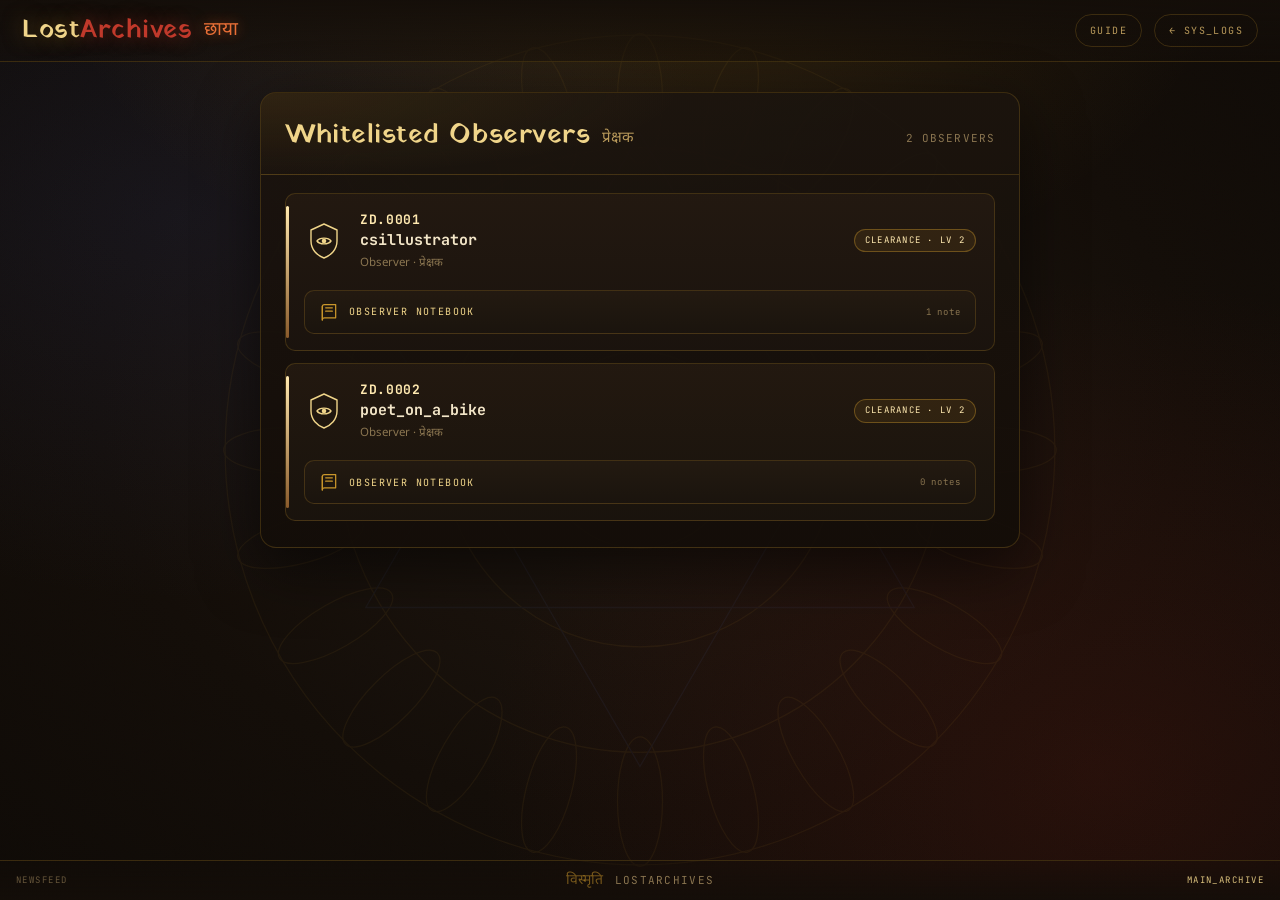
<file: observers.html>
<!DOCTYPE html>
<html lang="en">
<head>
<meta charset="utf-8">
<meta name="viewport" content="width=device-width, initial-scale=1">
<title>LostArchives · Whitelisted Observers</title>
<meta name="description" content="LostArchives — cleared observers permitted to witness the RR26 network.">
<link rel="icon" href="assets/favicon.svg" type="image/svg+xml">
<link rel="preconnect" href="https://fonts.googleapis.com">
<link rel="preconnect" href="https://fonts.gstatic.com" crossorigin>
<link href="https://fonts.googleapis.com/css2?family=Yatra+One&family=Noto+Sans+Devanagari:wght@400;500;700&family=JetBrains+Mono:wght@400;700&family=Kalam:wght@300;400;700&family=Share+Tech+Mono&display=swap" rel="stylesheet">
<style>
  :root {
    --hand: "Yatra One", Georgia, serif;
    --sans: -apple-system, BlinkMacSystemFont, "Segoe UI", Roboto, sans-serif;
    --mono: "JetBrains Mono", ui-monospace, "SF Mono", Menlo, monospace;
    --deva: "Noto Sans Devanagari", serif;
    --hand-script: "Kalam", "Segoe Script", cursive;
    --robot: "Share Tech Mono", ui-monospace, "SF Mono", Menlo, monospace;

    --soot: #0b0805;
    --stone: #1b140e;
    --stone2: #241a11;
    --brass: #c9962b;
    --gold: #f0d58a;
    --gold2: #ffe9b0;
    --copper: #8a5a2b;
    --sindoor: #c0392b;
    --ember: #ff7a3c;
    --neel: #33468c;
    --neel-lt: #5a74c4;
    --emerald: #1f6f54;
    --ivory: #f3e6c8;
    --oldgold: #b99a5b;
    --muted: #8a7550;
    --line: rgba(201, 150, 43, .22);
    --line-strong: rgba(240, 213, 138, .45);
    --radius: 10px;
    --radius-lg: 16px;
  }
  * { box-sizing: border-box; }
  html, body { min-height: 100%; }
  body {
    margin: 0; color: var(--ivory);
    font: 13px/1.5 var(--sans);
    -webkit-font-smoothing: antialiased; text-rendering: optimizeLegibility;
    display: flex; flex-direction: column; min-height: 100vh;
    background: var(--soot);
  }

  #bg { position: fixed; inset: 0; z-index: 0; overflow: hidden;
    background:
      radial-gradient(1000px 680px at 50% -10%, rgba(201,150,43,.16), transparent 60%),
      radial-gradient(900px 620px at 14% 24%, rgba(51,70,140,.14), transparent 62%),
      radial-gradient(1000px 800px at 86% 86%, rgba(125,31,20,.2), transparent 62%),
      radial-gradient(1200px 900px at 50% 45%, #201710 0%, #130d08 45%, #0b0805 100%);
  }
  #grain { position: absolute; inset: -50%; opacity: .05; mix-blend-mode: overlay;
    background-image: url("data:image/svg+xml,%3Csvg xmlns='http://www.w3.org/2000/svg' width='180' height='180'%3E%3Cfilter id='n'%3E%3CfeTurbulence type='fractalNoise' baseFrequency='0.9' numOctaves='2' stitchTiles='stitch'/%3E%3C/filter%3E%3Crect width='180' height='180' filter='url(%23n)'/%3E%3C/svg%3E"); }
  #bgArt { position: absolute; inset: 0; width: 100%; height: 100%; opacity: .07;
    animation: spin 240s linear infinite; }
  @keyframes spin { to { transform: rotate(360deg); } }
  .y-ring { fill: none; stroke: var(--brass); stroke-width: .9; }
  .y-petal { fill: none; stroke: var(--brass); stroke-width: .9; }
  .y-tri { fill: none; stroke: var(--neel-lt); stroke-width: .9; }

  header, main, footer { position: relative; z-index: 1; }

  header {
    display: flex; align-items: center; gap: 12px; height: 62px; padding: 0 22px;
    background: linear-gradient(180deg, rgba(20,14,9,.94), rgba(20,14,9,.4));
    border-bottom: 1px solid var(--line);
  }
  .wordmark { font-family: var(--hand); font-size: 26px; line-height: 1;
    color: var(--gold); letter-spacing: .02em; text-shadow: 0 0 20px rgba(201,150,43,.5); }
  .wordmark .accent { color: var(--sindoor); text-shadow: 0 0 18px rgba(192,57,43,.55); }
  .devaMark { font-family: var(--deva); font-size: 19px; color: var(--ember); opacity: .9;
    line-height: 1; text-shadow: 0 0 14px rgba(255,122,60,.55); }
  .spacer { flex: 1; }
  .navlink {
    font-family: var(--mono); font-size: 10px; letter-spacing: .14em; text-transform: uppercase;
    color: var(--oldgold); text-decoration: none; border: 1px solid var(--line);
    border-radius: 20px; padding: 8px 14px; transition: all .14s; white-space: nowrap;
  }
  .navlink:hover { color: var(--ivory); border-color: var(--line-strong); background: rgba(255,255,255,.04); }
  .navlink.main { color: var(--gold); border-color: rgba(201,150,43,.55); box-shadow: 0 0 16px rgba(201,150,43,.18); }
  .navlink.main:hover { color: var(--gold2); border-color: var(--gold); background: rgba(201,150,43,.08); }

  main { flex: 1; padding: 30px 22px 46px; display: flex; justify-content: center; }
  .wrap { width: 100%; max-width: 760px; }

  .panel {
    background: linear-gradient(180deg, rgba(27,20,14,.92), rgba(19,13,8,.92));
    border: 1px solid var(--line); border-radius: var(--radius-lg);
    box-shadow: 0 20px 60px rgba(0,0,0,.55); overflow: hidden;
  }
  .panel-head {
    display: flex; align-items: baseline; gap: 12px; flex-wrap: wrap;
    padding: 22px 24px 18px; border-bottom: 1px solid var(--line);
    background: radial-gradient(600px 120px at 0% 0%, rgba(201,150,43,.12), transparent 70%);
  }
  .panel-head h1 { font-family: var(--hand); font-weight: 400; font-size: 27px; margin: 0;
    color: var(--gold); letter-spacing: .02em; }
  .panel-head .deva { font-family: var(--deva); font-size: 15px; color: var(--oldgold); }
  .panel-head .spacer { flex: 1; }
  .count { font-family: var(--mono); font-size: 11px; letter-spacing: .1em; color: var(--muted);
    text-transform: uppercase; white-space: nowrap; }
  .list { padding: 18px 24px 26px; display: flex; flex-direction: column; gap: 12px; }
  .list .empty { color: var(--muted); font-family: var(--serif); font-style: italic; padding: 18px 0; }

  .observer {
    display: flex; align-items: center; gap: 16px; flex-wrap: wrap;
    padding: 16px 18px; border-radius: var(--radius);
    background: linear-gradient(180deg, rgba(36,26,17,.9), rgba(27,20,14,.9));
    border: 1px solid var(--line);
    transition: border-color .16s, box-shadow .16s, transform .16s;
    position: relative;
  }
  .observer:hover { border-color: var(--line-strong); box-shadow: 0 0 22px rgba(201,150,43,.18); }
  .observer::before {
    content: ""; position: absolute; left: 0; top: 12px; bottom: 12px; width: 3px; border-radius: 3px;
    background: linear-gradient(180deg, var(--gold2), var(--copper));
  }
  .sigil { flex: none; width: 40px; height: 40px; color: var(--gold); }
  .sigil svg { display: block; width: 100%; height: 100%; }
  .obs-id { font-family: var(--mono); font-weight: 700; font-size: 13px; color: var(--gold2);
    letter-spacing: .05em; }
  .obs-body { flex: 1; min-width: 0; }
  .obs-handle { font-family: var(--mono); font-weight: 700; font-size: 15px; color: var(--ivory);
    overflow-wrap: break-word; }
  .obs-sub { font-family: var(--deva); font-size: 11.5px; color: var(--muted); margin-top: 3px; }
  .obs-tags { display: flex; flex-direction: column; align-items: flex-end; gap: 7px; flex: none; }
  .badge {
    font-family: var(--mono); font-size: 9px; letter-spacing: .14em; text-transform: uppercase;
    padding: 4px 10px; border-radius: 20px; white-space: nowrap;
  }
  .badge.clear { color: var(--gold2); background: rgba(201,150,43,.1); border: 1px solid rgba(201,150,43,.4); }

  .note { position: relative; padding-left: 20px; font-size: 12.5px; line-height: 1.5;
    color: var(--ivory); overflow-wrap: break-word; }
  .note::before { content: "›"; position: absolute; left: 4px; top: 0;
    font-family: var(--mono); color: var(--brass); }
  .note-meta { font-family: var(--mono); font-size: 9px; letter-spacing: .08em; color: var(--muted);
    margin-left: 8px; white-space: nowrap; }
  .note-full {
    padding: 14px 16px;
    border: 1px solid var(--line);
    border-radius: var(--radius);
    background:
      repeating-linear-gradient(180deg, transparent 0, transparent 23px,
        rgba(201,150,43,.07) 23px, rgba(201,150,43,.07) 24px),
      linear-gradient(180deg, rgba(36,26,17,.72), rgba(24,17,11,.72));
  }
  .note-full::before { display: none; }
  .note-head { display: flex; flex-wrap: wrap; align-items: baseline; gap: 10px;
    margin-bottom: 10px; padding-bottom: 8px; border-bottom: 1px dashed var(--line); }
  .note-id { font-family: var(--mono); font-weight: 700; font-size: 11px; letter-spacing: .05em;
    color: var(--gold2); }
  .note-date { font-family: var(--mono); font-size: 9px; letter-spacing: .12em; text-transform: uppercase;
    color: var(--muted); }
  .note-author { font-family: var(--mono); font-weight: 700; font-size: 12px; color: var(--gold2); }
  .note-ref { margin-left: auto; font-family: var(--mono); font-size: 9px; letter-spacing: .12em;
    text-transform: uppercase; color: var(--gold); text-decoration: none;
    border-bottom: 1px solid transparent; transition: color .15s, border-color .15s; }
  .note-ref:hover, .note-ref:focus-visible { color: var(--gold2); border-color: var(--gold); outline: none; }
  .note-title { font-family: var(--mono); font-size: 9px; letter-spacing: .14em; text-transform: uppercase;
    color: var(--muted); margin-bottom: 8px; }
  .note-body { font-size: 12.5px; line-height: 24px; color: var(--ivory); }
  .note-body p, .mf-body p { margin: 0 0 9px; }
  .note-body p:last-child, .mf-body p:last-child { margin-bottom: 0; }
  .redact { color: var(--ember); letter-spacing: .04em; }
  .err { color: var(--sindoor); }
  .eof { font-family: var(--mono); font-size: 9px; letter-spacing: .14em; color: var(--muted); }
  .mf-reply { border-left: 3px solid var(--neel-lt); border-radius: 0 8px 8px 0;
    background: rgba(51,70,140,.14); padding: 10px 12px; }
  .mf-head { display: flex; flex-wrap: wrap; align-items: baseline; gap: 8px; margin-bottom: 6px;
    font-family: var(--mono); font-size: 9px; letter-spacing: .14em; text-transform: uppercase;
    color: var(--neel-lt); }
  .mf-author { font-weight: 700; font-size: 11px; }
  .mf-tag { color: var(--muted); }
  .mf-body { font-family: var(--mono); font-size: 12px; line-height: 1.55; color: var(--ivory);
    overflow-wrap: break-word; }

  .obs-notebook-btn {
    flex: 1 0 100%; display: flex; align-items: center; gap: 10px; margin-top: 2px;
    padding: 11px 14px; border: 1px solid var(--line); border-radius: var(--radius);
    background: linear-gradient(180deg, rgba(36,26,17,.9), rgba(27,20,14,.9));
    color: var(--gold); font-family: var(--mono); font-size: 10px; letter-spacing: .14em;
    text-transform: uppercase; text-align: left; cursor: pointer;
    transition: border-color .16s, box-shadow .16s, color .16s;
  }
  .obs-notebook-btn:hover, .obs-notebook-btn:focus-visible {
    border-color: var(--line-strong); color: var(--gold2);
    box-shadow: 0 0 22px rgba(201,150,43,.18); outline: none;
  }
  .obs-notebook-btn .nb-icon { flex: none; width: 20px; height: 20px; display: flex; color: var(--brass); }
  .obs-notebook-btn .nb-icon svg { width: 100%; height: 100%; }
  .obs-notebook-btn .nb-count { margin-left: auto; font-size: 9px; letter-spacing: .1em;
    color: var(--muted); text-transform: none; }

  .nb-overlay {
    position: fixed; inset: 0; z-index: 50; display: flex; align-items: center; justify-content: center;
    padding: 24px; opacity: 0; pointer-events: none; transition: opacity .2s;
    background: radial-gradient(1100px 760px at 50% 26%, rgba(11,8,5,.7), rgba(5,3,2,.93));
    -webkit-backdrop-filter: blur(3px); backdrop-filter: blur(3px);
  }
  .nb-overlay.open { opacity: 1; pointer-events: auto; }
  .notebook {
    width: 100%; max-width: 720px; max-height: 88vh; display: flex; flex-direction: column;
    background: linear-gradient(180deg, #1b140e, #130d08);
    border: 1px solid var(--line-strong); border-radius: var(--radius-lg); overflow: hidden;
    box-shadow: 0 30px 80px rgba(0,0,0,.7), 0 0 44px rgba(201,150,43,.12);
    transform: translateY(14px) scale(.98); transition: transform .22s;
  }
  .nb-overlay.open .notebook { transform: none; }
  .nb-top { display: flex; align-items: center; gap: 12px; padding: 15px 20px;
    border-bottom: 1px solid var(--line);
    background: radial-gradient(600px 120px at 0% 0%, rgba(201,150,43,.12), transparent 70%); }
  .nb-title { font-family: var(--hand); font-size: 22px; color: var(--gold); }
  .nb-owner { font-family: var(--mono); font-size: 10px; letter-spacing: .1em; text-transform: uppercase;
    color: var(--muted); }
  .nb-close { margin-left: auto; flex: none; width: 30px; height: 30px; border-radius: 8px;
    border: 1px solid var(--line); background: transparent; color: var(--oldgold);
    font-size: 14px; line-height: 1; cursor: pointer; transition: all .15s; }
  .nb-close:hover, .nb-close:focus-visible { color: var(--gold2); border-color: var(--line-strong);
    background: rgba(255,255,255,.04); outline: none; }
  .nb-pages { flex: 1; overflow-y: auto; padding: 20px; -webkit-overflow-scrolling: touch; }
  .nb-page { position: relative; min-height: 430px; padding: 26px 28px 46px 38px; margin: 0 auto;
    border: 1px solid rgba(90,55,25,.4); border-radius: 8px;
    --burnA: 88% 12%; --burnB: 8% 82%; --burnC: 52% 98%; --burnD: 30% 4%;
    --stainA: 62% 38%; --stainB: 22% 58%;
    background:
      radial-gradient(42% 30% at var(--burnA), rgba(58,28,9,.34), transparent 72%),
      radial-gradient(38% 46% at var(--burnB), rgba(48,23,8,.36), transparent 70%),
      radial-gradient(22% 16% at var(--burnC), rgba(70,35,12,.26), transparent 75%),
      radial-gradient(18% 14% at var(--burnD), rgba(60,30,10,.22), transparent 78%),
      radial-gradient(26% 20% at var(--stainA), rgba(120,72,32,.16), transparent 72%),
      radial-gradient(20% 26% at var(--stainB), rgba(110,64,28,.14), transparent 74%),
      radial-gradient(120% 90% at 15% 10%, rgba(255,246,220,.55), transparent 45%),
      radial-gradient(110% 100% at 85% 90%, rgba(120,72,32,.22), transparent 55%),
      linear-gradient(155deg, #ecd9ae 0%, #f1e2bc 45%, #ddc294 100%);
    color: #2a1d10; isolation: isolate;
    clip-path: polygon(0.6% 1.4%, 12% 0.4%, 33% 1.2%, 58% 0.2%, 81% 1%, 99.4% 0%,
      100% 9%, 99% 22%, 99.6% 41%, 98.9% 63%, 99.5% 82%, 100% 97%,
      88% 99%, 66% 98.6%, 41% 99.5%, 19% 98.7%, 0.5% 99.6%,
      0% 88%, 0.8% 66%, 0.2% 45%, 0.9% 24%, 0% 8%);
  }
  .nb-page:nth-child(3n+2) {
    --burnA: 12% 16%; --burnB: 90% 78%; --burnC: 42% 6%; --burnD: 72% 96%;
    --stainA: 34% 44%; --stainB: 80% 30%;
  }
  .nb-page:nth-child(3n+3) {
    --burnA: 96% 54%; --burnB: 4% 22%; --burnC: 60% 94%; --burnD: 22% 86%;
    --stainA: 48% 70%; --stainB: 12% 34%;
  }
  .nb-page::before { content: ""; position: absolute; inset: 0; z-index: 0; pointer-events: none;
    border-radius: inherit;
    background:
      linear-gradient(115deg, transparent 60%, rgba(242,230,190,.42) 61%, rgba(242,230,190,.42) 65%, transparent 66%),
      linear-gradient(-68deg, transparent 82%, rgba(242,230,190,.36) 83%, rgba(242,230,190,.36) 87%, transparent 88%),
      radial-gradient(130% 120% at 50% 50%, transparent 52%, rgba(80,42,16,.2) 74%,
        rgba(55,28,10,.55) 90%, rgba(24,11,4,.82) 100%),
      radial-gradient(34% 28% at 0% 4%, rgba(40,18,6,.5), transparent 70%),
      radial-gradient(30% 34% at 100% 62%, rgba(45,20,7,.42), transparent 72%),
      radial-gradient(40% 30% at 6% 96%, rgba(50,24,8,.44), transparent 70%),
      radial-gradient(28% 24% at 78% 100%, rgba(55,26,9,.4), transparent 72%),
      radial-gradient(50% 35% at 94% 6%, rgba(70,35,12,.32), transparent 70%);
    box-shadow: inset 0 0 40px rgba(70,35,12,.4), inset 0 0 120px rgba(50,25,9,.28);
  }
  .nb-page::after { content: ""; position: absolute; inset: 0; z-index: 0; pointer-events: none;
    border-radius: inherit; mix-blend-mode: multiply; opacity: .62;
    background:
      url("data:image/svg+xml,%3Csvg xmlns='http://www.w3.org/2000/svg' width='320' height='320'%3E%3Cfilter id='c'%3E%3CfeTurbulence type='fractalNoise' baseFrequency='0.013 0.019' numOctaves='3' seed='9'/%3E%3CfeColorMatrix type='saturate' values='0'/%3E%3C/filter%3E%3Crect width='320' height='320' filter='url(%23c)' opacity='0.4'/%3E%3C/svg%3E"),
      linear-gradient(38deg, transparent 49.6%, rgba(70,38,15,.45) 49.85%, transparent 50.1%),
      linear-gradient(63deg, transparent 44%, rgba(90,50,20,.16) 46%, transparent 48%),
      linear-gradient(-71deg, transparent 30%, rgba(90,50,20,.14) 33%, transparent 36%),
      linear-gradient(115deg, transparent 60%, rgba(255,245,215,.35) 63%, transparent 66%),
      linear-gradient(-35deg, transparent 20%, rgba(90,50,20,.12) 24%, transparent 27%);
  }
  .nb-page > * { position: relative; z-index: 1; }
  .nb-page[hidden] { display: none; }
  .nb-page .note { padding-left: 0; }
  .nb-page .note::before { display: none; }
  .nb-page .note-full {
    padding: 0; border: 0; border-radius: 0; background: none; box-shadow: none;
  }
  .nb-page .note-head { border-bottom: 1px dashed rgba(120,90,50,.45); }
  .nb-page .note-id { color: #7a4a12; font-family: var(--mono); }
  .nb-page .note-date { color: #8a6a3a; font-family: var(--mono); }
  .nb-page .note-title { color: #6e5026; font-family: var(--hand-script); font-size: 19px;
    font-weight: 400; letter-spacing: 0; text-transform: none; margin-bottom: 8px; }
  .nb-page .note-ref { color: #8a5a2b; font-family: var(--mono); }
  .nb-page .note-ref:hover, .nb-page .note-ref:focus-visible { color: #5e3a12; border-color: #8a5a2b; }
  .nb-page .note-body {
    font-family: var(--hand-script); font-size: 19px; font-weight: 400; line-height: 28px;
    color: #23305a;
  }
  .nb-page .note-body p { margin: 0; }
  .nb-page .note-body p + p { text-indent: 30px; }
  .nb-page .note-body .note-meta { font-family: var(--mono); font-size: 9px; color: #8a6a3a; }
  .nb-page .eof { font-family: var(--mono); font-size: 9px; line-height: 28px; color: #8a6a3a; }
  .nb-page .note-meta { color: #8a6a3a; }
  .nb-page .redact { color: #b0432b; }
  .nb-page .err { color: #a5321f; }
  .nb-page .mf-reply {
    margin-top: 16px; padding: 11px 13px; border-radius: 4px;
    border: 1px solid rgba(51,70,140,.35); border-left: 3px solid #33468c;
    background: rgba(51,70,140,.08);
  }
  .nb-page .mf-head, .nb-page .mf-author, .nb-page .mf-tag {
    font-family: var(--robot); color: #33468c;
  }
  .nb-page .mf-tag { color: #6a5a8a; }
  .nb-page .mf-body {
    font-family: var(--robot); font-size: 13px; line-height: 20px; color: #232c52;
  }
  .nb-page .mf-body p { margin: 0 0 6px; }
  .nb-page .mf-body p:last-child { margin-bottom: 0; }
  .nb-pagenum { position: absolute; left: 0; right: 0; bottom: 14px; text-align: center;
    font-family: var(--mono); font-size: 9px; letter-spacing: .16em; color: rgba(90,60,30,.65); }
  .nb-foot { display: flex; align-items: center; justify-content: center; gap: 18px; padding: 12px;
    border-top: 1px solid var(--line); }
  .nb-nav { width: 36px; height: 32px; border-radius: 8px; border: 1px solid var(--line);
    background: transparent; color: var(--gold); font-family: var(--mono); font-size: 14px;
    cursor: pointer; transition: all .15s; }
  .nb-nav:hover:not(:disabled), .nb-nav:focus-visible:not(:disabled) {
    color: var(--gold2); border-color: var(--line-strong); background: rgba(255,255,255,.04); outline: none; }
  .nb-nav:disabled { opacity: .3; cursor: default; }
  .nb-indicator { font-family: var(--mono); font-size: 10px; letter-spacing: .16em;
    color: var(--muted); min-width: 52px; text-align: center; }

  @media (max-width: 640px) {
    .nb-overlay { padding: 12px; }
    .nb-title { font-size: 18px; }
    .nb-owner { display: none; }
    .nb-pages { padding: 12px; }
    .nb-page { padding: 20px 18px 40px 30px; min-height: 380px; }
    .nb-page::before { left: 20px; }
  }

  footer {
    position: relative;
    display: flex; align-items: center; justify-content: center; gap: 12px; height: 40px; padding: 0 18px;
    border-top: 1px solid var(--line); color: var(--muted); font-size: 11px;
    background: linear-gradient(0deg, rgba(20,14,9,.9), rgba(20,14,9,.25));
  }
  footer .fm { font-family: var(--deva); color: rgba(201,150,43,.55); font-size: 14px; }
  footer .ft { font-family: var(--mono); letter-spacing: .12em; text-transform: uppercase; }
  .footer-links { position: absolute; left: 16px; top: 50%; transform: translateY(-50%);
    display: flex; align-items: center; gap: 14px; }
  .footer-link { font-family: var(--mono); font-size: 9px; letter-spacing: .16em;
    text-transform: uppercase; color: var(--muted); opacity: .7; text-decoration: none;
    transition: color .15s, opacity .15s; }
  .footer-link:hover, .footer-link:focus-visible { color: var(--gold2); opacity: 1; outline: none; }
  .footer-main { position: absolute; right: 16px; top: 50%; transform: translateY(-50%);
    font-family: var(--mono); font-size: 9px; letter-spacing: .16em; text-transform: uppercase;
    color: var(--gold); opacity: .9; text-decoration: none;
    transition: color .15s, opacity .15s; }
  .footer-main:hover, .footer-main:focus-visible { color: var(--gold2); opacity: 1; outline: none; }

  @media (max-width: 640px) {
    header { height: 54px; padding: 0 14px; gap: 8px; }
    .wordmark { font-size: 20px; }
    .devaMark { font-size: 16px; }
    .navlink { padding: 6px 9px; font-size: 9px; letter-spacing: .08em; }
    main { padding: 18px 12px 34px; }
    .panel-head { padding: 18px 16px 14px; }
    .panel-head h1 { font-size: 22px; }
    .list { padding: 14px 16px 20px; }
    .observer { flex-wrap: wrap; gap: 12px; }
    .obs-tags { flex-direction: row; align-items: center; width: 100%; justify-content: flex-start; }
    .footer-main { right: 12px; font-size: 8px; letter-spacing: .1em; }
    .footer-links { left: 12px; gap: 10px; }
    .footer-link { font-size: 8px; letter-spacing: .1em; }
  }
  @media (max-width: 420px) {
    .wordmark { font-size: 18px; }
    .navlink { font-size: 8.5px; padding: 6px 8px; letter-spacing: .04em; }
  }
  @media (max-width: 360px) {
    header { gap: 6px; padding: 0 10px; }
    .wordmark { font-size: 17px; }
    .devaMark { display: none; }
    .navlink { padding: 6px 7px; }
  }
  @media (prefers-reduced-motion: reduce) { #bgArt { animation: none !important; } }
</style>
<!-- Google tag (gtag.js) -->
<script async src="https://www.googletagmanager.com/gtag/js?id=G-NR4B96Q0KX"></script>
<script>
  window.dataLayer = window.dataLayer || [];
  function gtag(){dataLayer.push(arguments);}
  gtag('js', new Date());

  gtag('config', 'G-NR4B96Q0KX');
</script>
</head>
<body>

<div id="bg">
  <div id="grain"></div>
  <svg id="bgArt" viewBox="-320 -320 640 640" preserveAspectRatio="xMidYMid meet" aria-hidden="true">
    <g id="bgArtG"></g>
  </svg>
</div>

<header>
  <span class="wordmark">Lost<span class="accent">Archives</span></span>
  <span class="devaMark">छाया</span>
  <span class="spacer"></span>
  <a class="navlink" href="guide.html">GUIDE</a>
  <a class="navlink" href="index.html">← SYS_LOGS</a>
</header>

<main>
  <div class="wrap">
    <section class="panel">
      <div class="panel-head">
        <h1>Whitelisted Observers</h1>
        <span class="deva">प्रेक्षक</span>
        <span class="spacer"></span>
        <span class="count" id="count"></span>
      </div>
      <div class="list" id="list"></div>
    </section>
  </div>
</main>

<footer>
  <span class="fm">विस्मृति</span>
  <span class="ft">LostArchives</span>
  <span class="footer-links">
    <a class="footer-link" href="newsfeed.html">newsfeed</a>
  </span>
  <a class="footer-main" href="https://www.instagram.com/rikith.lostarchives/" target="_blank" rel="noopener">MAIN_ARCHIVE</a>
</footer>

<div class="nb-overlay" id="nbOverlay" aria-hidden="true">
  <div class="notebook" role="dialog" aria-modal="true" aria-labelledby="nbTitle">
    <div class="nb-top">
      <span class="nb-title" id="nbTitle">Observer Notebook</span>
      <span class="nb-owner" id="nbOwner"></span>
      <button type="button" class="nb-close" id="nbClose" aria-label="Close notebook">✕</button>
    </div>
    <div class="nb-pages" id="nbPages"></div>
    <div class="nb-foot">
      <button type="button" class="nb-nav" id="nbPrev" aria-label="Previous page">←</button>
      <span class="nb-indicator" id="nbIndicator"></span>
      <button type="button" class="nb-nav" id="nbNext" aria-label="Next page">→</button>
    </div>
  </div>
</div>

<script>
/* -------------------------------------------------------------------------
   WHITELISTED OBSERVERS
   Add more entries here — the page renders whatever is in this list.
     { id, handle, role?, clearance, status,
       notes: [ 'text' | { text, meta } |
                { id, date, ref, author?, tag?, body: [ 'para' | { text, meta } ] } ],
       reply: 'mainframe reply' | { author, tag, body: [ 'para' ] } }
   ------------------------------------------------------------------------- */
var OBSERVERS = [
  {
    id: 'ZD.0001', handle: 'csillustrator', role: 'Observer', clearance: 2, status: 'whitelisted',
    notes: [
      {
        id: 'ZD.0001-001',
        date: '16th Nov 2026',
        ref: 'https://www.instagram.com/p/DePC3b2jrs2/c/18639964330065325/?img_index=1',
        body: [
          'The fragments document two observers, RR26 and ZS10, studying Subject 4, Chaya, under an enigmatic organisation whose motives remain unclear. Chaya exhibits unusually strong relationships with fauna, which appear docile in her presence. She seems capable of controlling a mysterious power termed Echo, while her glowing amulet emits a strange energy, attracts animals and may guide her travels. The amulet also distorts space, though ZS10 attributes the disruption of space and time to Chaya herself. The relationship between these phenomena remains uncertain.',
          "The observers' journals reveal that their superiors consider understanding Chaya essential to their survival, yet refuse to explain why. Both express distrust towards the organisation, with RR26 explicitly warning against trusting the system.",
          "SYS fragments establish a broader cosmological framework involving the Kali Yuga, an age of spiritual decline, and corrupted projections of subsequent cycles. Recurring references to memory, forgetting and loss may relate to the deterioration of the archives themselves, potentially connected to Chaya's disruptive abilities.",
          "Particularly intriguing are the Seven Islands, whose pre-disruption coordinates correspond to Tirumala, home to Sri Venkateswara Temple. The site's seven hills traditionally represent the seven hoods of Adishesha, Vishnu's divine serpent. The temple honours Venkateswara, a manifestation of Vishnu believed to protect humanity during Kali Yuga. Whether the Seven Islands correspond to these hills, and how this relates to Chaya, the disruption and the organisation's survival, remains unresolved."
        ]
      }
    ],
    reply: {
      author: '@csillustrator',
      tag: 'LOG · SYNTHESIS SYNCHRONIZATION COMPLETE',
      body: [
        'INPUT FROM ZD.0001 VERIFIED. DETAIL DENSITY: HIGH. OBSERVER_TRUST_METRIC: INCREASED. ACCESS TIER ELEVATED. RELEASING RESTRICTED ARCHIVE FRAGMENT...',
        'MAINFRAME ARCHIVE UPDATED: The disruptions are attributed to the 7 Floating Islands referenced in regional folklores as the abode of the 9th Avatar of Vishnu in the 28th Mahayuga (REF: SYS2000).',
        '[ERR::0x4F_DATA_CORRUPT] ...The 10th Avatar, ‘Kalki’, arrived at the threshold of Kali Yuga and ▓▓▓▓▓▓ [SECTOR_PURGED // STREAM_FRAGMENTED // 0x99A] ▓▓▓▓▓▓',
        'TRINITY ARCHITECTURE DETECTED: The Protector: Vishnu. The Creator: Brahma. And we have the Destroyer: [ERR::PACKET_CORRUPTED]',
        'ANOMALOUS RESONANCE LOGGED — SUBJECT 04: Her affiliations to the Linga, the Trishul, the Damaru, the Third Eye... [SIGNAL_CORRUPTED]',
        '...The prophecy. The harbinger of destruction.'
      ]
    }
  },
  {
    id: 'ZD.0002', handle: 'poet_on_a_bike', role: 'Observer', clearance: 2, status: 'whitelisted',
    notes: [],
    reply: null
  }
];

var SIGIL = '<svg viewBox="0 0 40 40" fill="none" stroke="currentColor" stroke-width="1.4" ' +
  'stroke-linecap="round" stroke-linejoin="round" aria-hidden="true">' +
  '<path d="M20 3 L33 9 V20 C33 28.5 27 34.4 20 37 C13 34.4 7 28.5 7 20 V9 Z"/>' +
  '<path d="M13 20 C15.5 16.2 24.5 16.2 27 20 C24.5 23.8 15.5 23.8 13 20 Z"/>' +
  '<circle cx="20" cy="20" r="2.3" fill="currentColor" stroke="none"/></svg>';

function esc(s) {
  return String(s == null ? '' : s).replace(/&/g, '&amp;').replace(/</g, '&lt;')
    .replace(/>/g, '&gt;').replace(/"/g, '&quot;');
}

function corrupt(s) {
  return s
    .replace(/(▓+)/g, '<span class="redact">$1</span>')
    .replace(/\[[^\]]*(?:ERR|CORRUPT|PURGED|FRAGMENTED)[^\]]*\]/g, '<span class="err">$&</span>');
}

function paragraphsHtml(paras) {
  var out = '';
  for (var k = 0; k < paras.length; k++) {
    var p = paras[k];
    var text = typeof p === 'string' ? p : p.text;
    var meta = typeof p === 'string' ? '' : p.meta;
    out += '<p>' + corrupt(esc(text)) +
      (meta ? '<span class="note-meta">' + esc(meta) + '</span>' : '') + '</p>';
  }
  return out;
}

function noteInner(note) {
  return '<div class="note-head">' +
      (note.id ? '<span class="note-id">' + esc(note.id) + '</span>' : '') +
      (note.date ? '<span class="note-date">' + esc(note.date) + '</span>' : '') +
      (note.author ? '<span class="note-author">' + esc(note.author) + '</span>' : '') +
      (note.ref ? '<a class="note-ref" href="' + esc(note.ref) + '" target="_blank" rel="noopener">REF ↗</a>' : '') +
    '</div>' +
    (note.tag ? '<div class="note-title">' + esc(note.tag) + '</div>' : '') +
    '<div class="note-body">' + paragraphsHtml(note.body) + '</div>';
}

function notePage(note) {
  if (typeof note === 'string') {
    return '<div class="note">' + corrupt(esc(note)) + '</div>';
  }
  if (note.body == null) {
    return '<div class="note">' + corrupt(esc(note.text)) +
      (note.meta ? '<span class="note-meta">' + esc(note.meta) + '</span>' : '') + '</div>';
  }
  return '<div class="note note-full">' + noteInner(note) + '</div>';
}

function replyHtml(reply) {
  if (!reply) return '';
  if (typeof reply === 'string') {
    return '<div class="mf-reply">' +
      '<div class="mf-head">◈ Mainframe Reply</div>' +
      '<div class="mf-body">' + corrupt(esc(reply)) + '</div></div>';
  }
  return '<div class="mf-reply">' +
    '<div class="mf-head">' +
      '<span class="mf-author">◈ ' + esc(reply.author || 'MAINFRAME') + '</span>' +
      (reply.tag ? '<span class="mf-tag">' + esc(reply.tag) + '</span>' : '') +
    '</div>' +
    '<div class="mf-body">' + paragraphsHtml(reply.body || []) +
      '<p class="eof">[EoF]</p></div></div>';
}

var BOOK = '<svg viewBox="0 0 24 24" fill="none" stroke="currentColor" stroke-width="1.5" ' +
  'stroke-linecap="round" stroke-linejoin="round" aria-hidden="true">' +
  '<path d="M4 5.5A2.5 2.5 0 0 1 6.5 3H20v16H6.5A2.5 2.5 0 0 0 4 21.5z"/>' +
  '<path d="M4 21.5V5.5"/><path d="M8 7h8"/><path d="M8 11h8"/></svg>';

var nbState = { pages: [], index: 0 };

function buildNotebookPages(o) {
  var notes = o.notes || [];
  var pages = [];
  for (var i = 0; i < notes.length; i++) {
    var inner = notePage(notes[i]);
    if (i === notes.length - 1 && o.reply) inner += replyHtml(o.reply);
    pages.push(inner);
  }
  if (!notes.length && o.reply) pages.push(replyHtml(o.reply));
  for (var b = 0; b < 2; b++) pages.push('');
  return pages;
}

function showPage(i) {
  var pages = document.getElementById('nbPages').children;
  if (i < 0 || i >= pages.length) return;
  nbState.index = i;
  for (var k = 0; k < pages.length; k++) {
    if (k === i) pages[k].removeAttribute('hidden');
    else pages[k].setAttribute('hidden', '');
  }
  document.getElementById('nbIndicator').textContent = (i + 1) + ' / ' + pages.length;
  document.getElementById('nbPrev').disabled = (i === 0);
  document.getElementById('nbNext').disabled = (i === pages.length - 1);
}

function openNotebook(obsIndex) {
  var o = OBSERVERS[obsIndex];
  if (!o) return;
  var pages = buildNotebookPages(o);
  nbState.pages = pages;
  var pagesEl = document.getElementById('nbPages');
  var html = '';
  for (var i = 0; i < pages.length; i++) {
    html += '<div class="nb-page' + (pages[i] ? '' : ' blank') + '">' + pages[i] +
      '<span class="nb-pagenum">' + (i + 1) + ' / ' + pages.length + '</span></div>';
  }
  pagesEl.innerHTML = html;
  pagesEl.scrollTop = 0;
  document.getElementById('nbOwner').textContent = o.id + ' · @' + o.handle;
  showPage(0);
  var overlay = document.getElementById('nbOverlay');
  overlay.classList.add('open');
  overlay.setAttribute('aria-hidden', 'false');
  document.body.style.overflow = 'hidden';
  document.getElementById('nbClose').focus();
}

function closeNotebook() {
  var overlay = document.getElementById('nbOverlay');
  overlay.classList.remove('open');
  overlay.setAttribute('aria-hidden', 'true');
  document.body.style.overflow = '';
}

(function wireNotebook() {
  document.getElementById('list').addEventListener('click', function (e) {
    var btn = e.target.closest ? e.target.closest('.obs-notebook-btn') : null;
    if (btn) openNotebook(parseInt(btn.getAttribute('data-nb'), 10));
  });
  document.getElementById('nbClose').addEventListener('click', closeNotebook);
  document.getElementById('nbPrev').addEventListener('click', function () { showPage(nbState.index - 1); });
  document.getElementById('nbNext').addEventListener('click', function () { showPage(nbState.index + 1); });
  document.getElementById('nbOverlay').addEventListener('click', function (e) {
    if (e.target === e.currentTarget) closeNotebook();
  });
  document.addEventListener('keydown', function (e) {
    if (!document.getElementById('nbOverlay').classList.contains('open')) return;
    if (e.key === 'Escape') closeNotebook();
    else if (e.key === 'ArrowLeft') showPage(nbState.index - 1);
    else if (e.key === 'ArrowRight') showPage(nbState.index + 1);
  });
})();

function render() {
  var list = document.getElementById('list');
  var frag = document.createDocumentFragment();
  for (var i = 0; i < OBSERVERS.length; i++) {
    var o = OBSERVERS[i];
    var art = document.createElement('article');
    art.className = 'observer';
    art.innerHTML =
      '<div class="sigil">' + SIGIL + '</div>' +
      '<div class="obs-body">' +
        '<div class="obs-id">' + esc(o.id) + '</div>' +
        '<div class="obs-handle">' + esc(o.handle) + '</div>' +
        '<div class="obs-sub">' + esc(o.role || 'Observer') + ' · प्रेक्षक</div>' +
      '</div>' +
      '<div class="obs-tags">' +
        '<span class="badge clear">Clearance · LV ' + esc(o.clearance) + '</span>' +
      '</div>' +
      '<button type="button" class="obs-notebook-btn" data-nb="' + i + '">' +
        '<span class="nb-icon">' + BOOK + '</span>' +
        '<span>Observer Notebook</span>' +
        '<span class="nb-count">' + (o.notes ? o.notes.length : 0) + ' note' +
          ((o.notes && o.notes.length === 1) ? '' : 's') + '</span>' +
      '</button>';
    frag.appendChild(art);
  }
  list.appendChild(frag);
  var n = OBSERVERS.length;
  document.getElementById('count').textContent = n + ' observer' + (n === 1 ? '' : 's');
}

(function buildArt() {
  var NS = 'http://www.w3.org/2000/svg';
  var g = document.getElementById('bgArtG');
  var radii = [70, 140, 215, 295];
  for (var r = 0; r < radii.length; r++) {
    var c = document.createElementNS(NS, 'circle');
    c.setAttribute('r', radii[r]); c.setAttribute('class', 'y-ring'); g.appendChild(c);
  }
  for (var i = 0; i < 24; i++) {
    var e = document.createElementNS(NS, 'ellipse');
    e.setAttribute('rx', 16); e.setAttribute('ry', 46); e.setAttribute('cy', -250);
    e.setAttribute('class', 'y-petal'); e.setAttribute('transform', 'rotate(' + (i * 15) + ')');
    g.appendChild(e);
  }
  var t1 = document.createElementNS(NS, 'polygon');
  t1.setAttribute('points', '0,-225 195,112 -195,112'); t1.setAttribute('class', 'y-tri');
  var t2 = document.createElementNS(NS, 'polygon');
  t2.setAttribute('points', '0,225 195,-112 -195,-112'); t2.setAttribute('class', 'y-tri');
  g.appendChild(t1); g.appendChild(t2);
})();

render();
</script>
</body>
</html>
</file>
